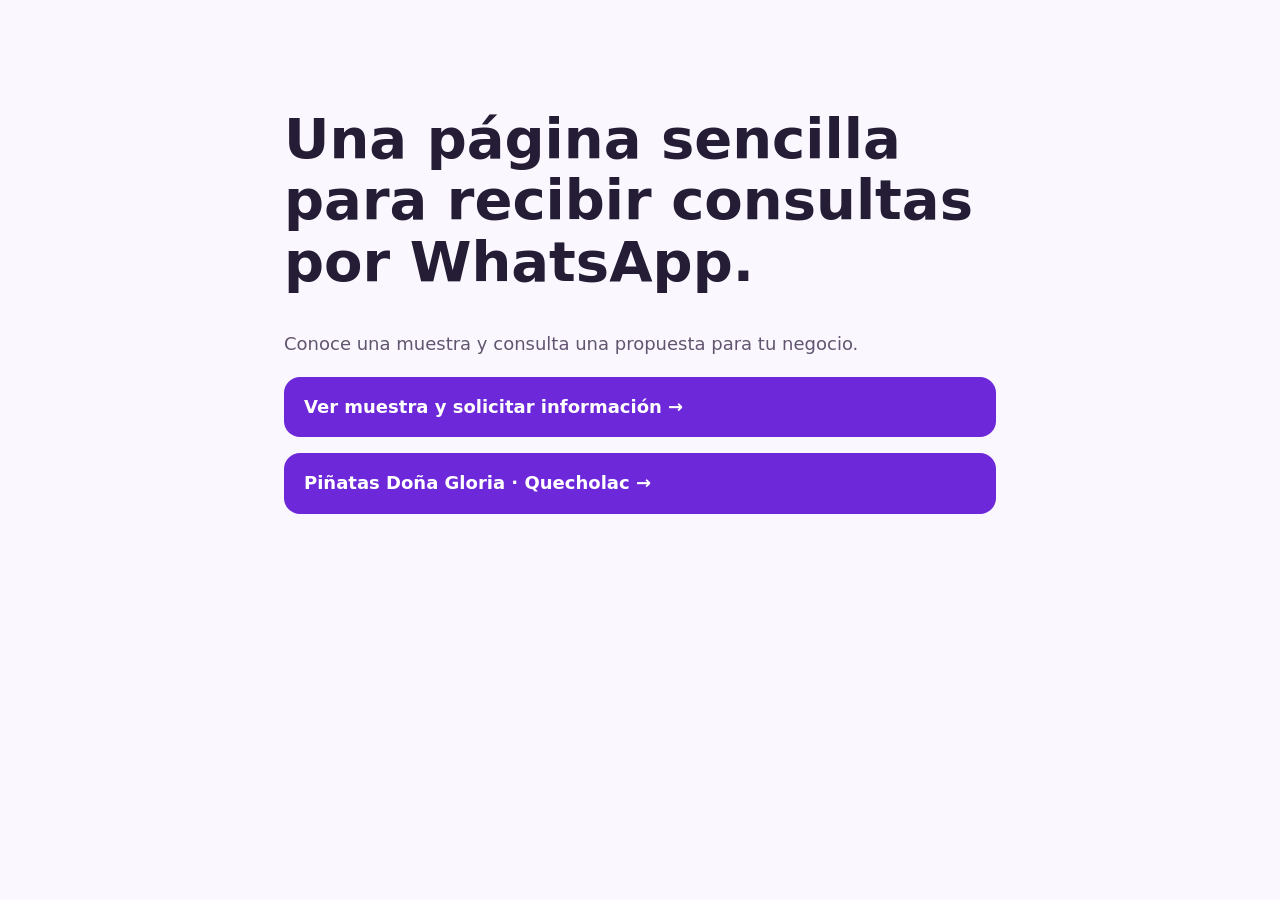
<file: index.html>
<!doctype html>
<html lang="es-MX"><head><meta charset="utf-8"><meta name="viewport" content="width=device-width,initial-scale=1"><meta name="robots" content="noindex,follow"><title>Servicios digitales para negocios</title><style>*{box-sizing:border-box}body{margin:0;background:#faf7ff;color:#251c36;font:18px/1.6 system-ui,sans-serif}main{max-width:760px;margin:auto;padding:70px 24px}h1{font-size:clamp(2.2rem,6vw,3.5rem);line-height:1.1}a{display:block;margin:16px 0;padding:16px 20px;border-radius:16px;background:#6d28d9;color:white;text-decoration:none;font-weight:700}a:focus-visible{outline:3px solid #db2777;outline-offset:4px}p{color:#62556f}</style></head><body><main><h1>Una página sencilla para recibir consultas por WhatsApp.</h1><p>Conoce una muestra y consulta una propuesta para tu negocio.</p><a href="/primer-pedido-gratis/">Ver muestra y solicitar información →</a><a href="/negocios/pinatas-personalizadas-quecholac/">Piñatas Doña Gloria · Quecholac →</a></main></body></html>
</file>
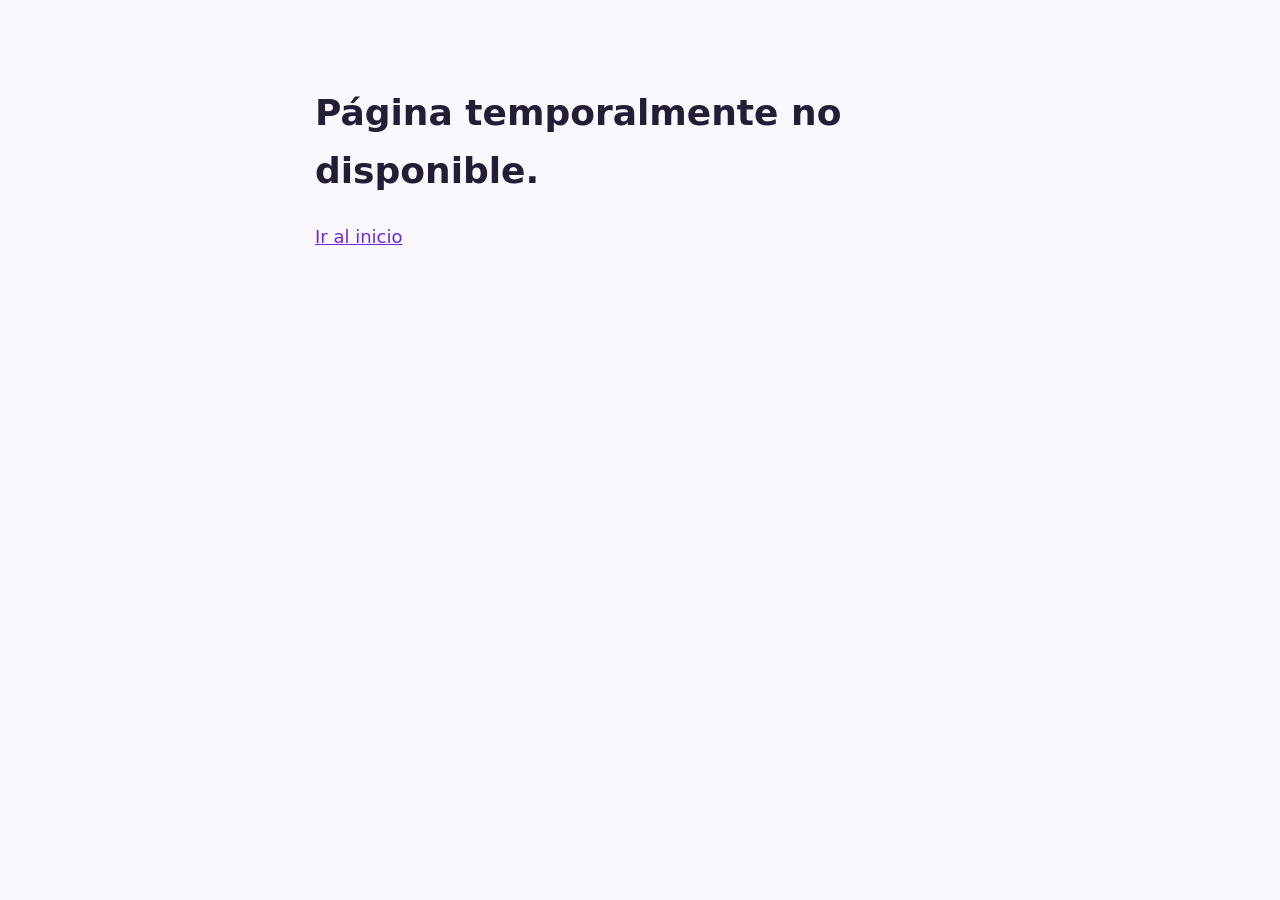
<file: historia/index.html>
<!doctype html>
<html lang="es-MX"><head><meta charset="utf-8"><meta name="viewport" content="width=device-width,initial-scale=1"><meta name="robots" content="noindex,nofollow,noarchive"><title>Página temporalmente no disponible</title><style>body{font:18px/1.6 system-ui,sans-serif;margin:0;background:#faf7ff;color:#251c36}main{max-width:650px;padding:60px 24px;margin:auto}a{color:#6d28d9}</style></head><body><main><h1>Página temporalmente no disponible.</h1><p><a href="/">Ir al inicio</a></p></main></body></html>
</file>
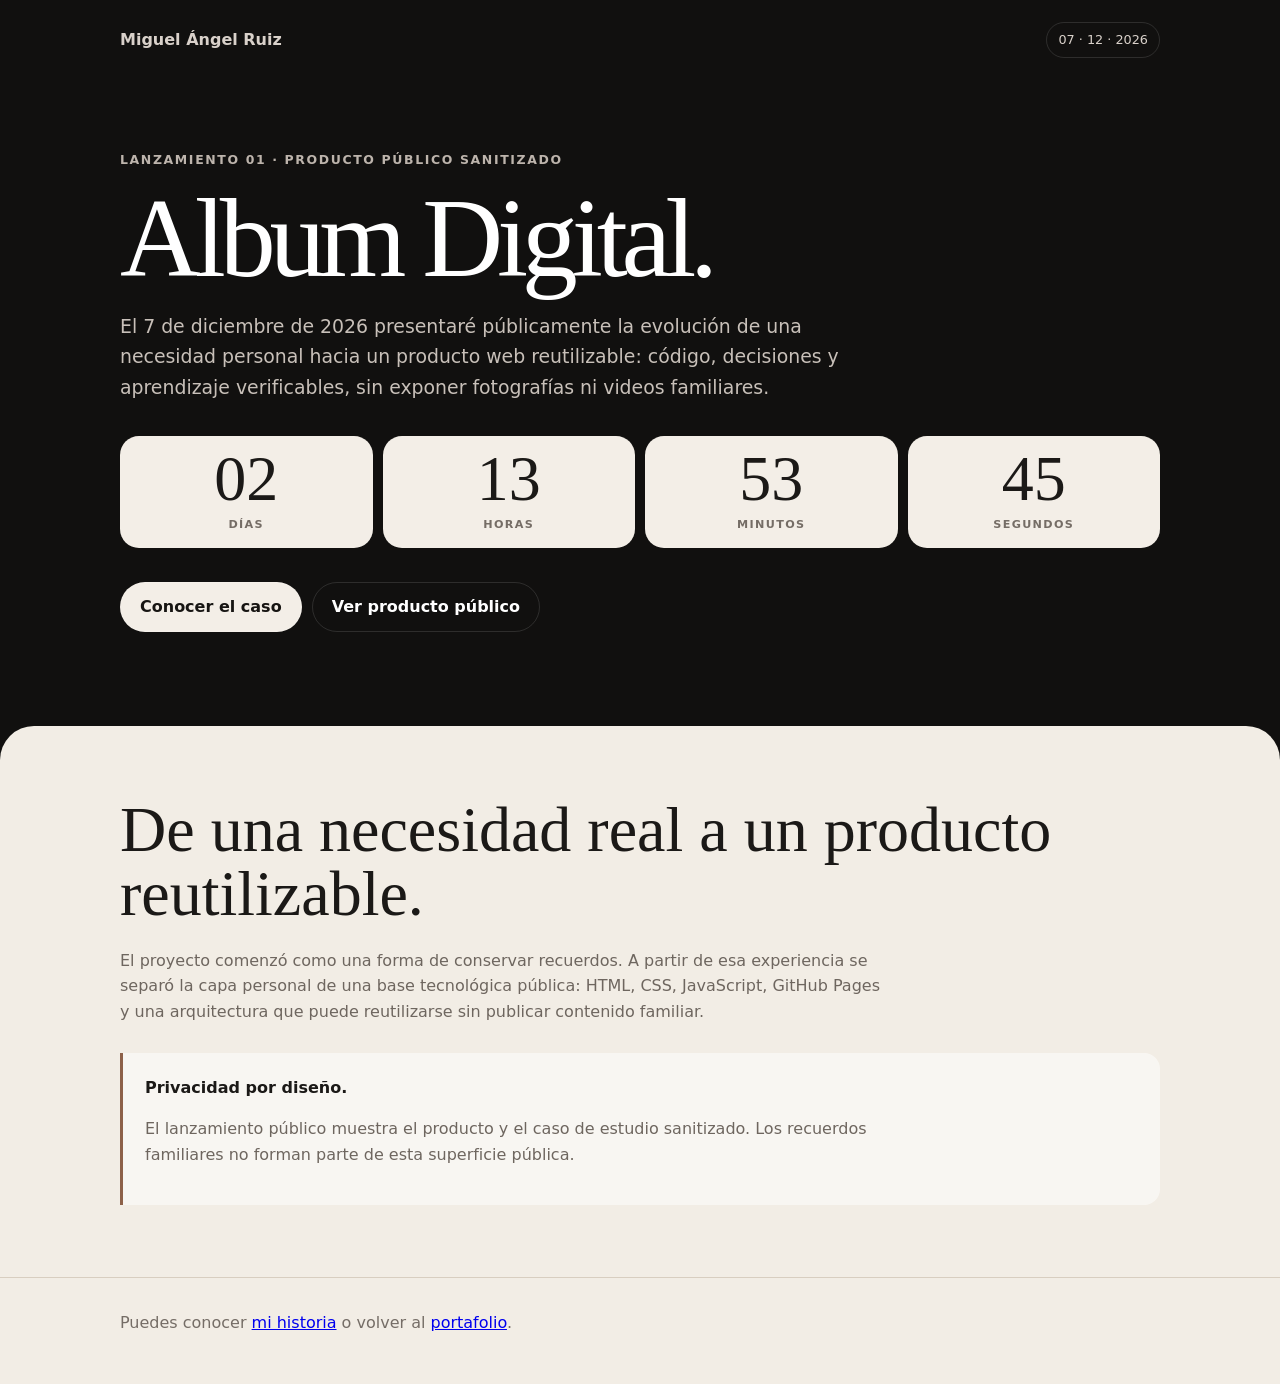
<file: lanzamiento/index.html>
<!doctype html>
<html lang="es">
<head>
<meta charset="utf-8">
<meta name="viewport" content="width=device-width,initial-scale=1,viewport-fit=cover">
<title>7 de diciembre · Album Digital | Miguel Ángel Ruiz</title>
<meta name="description" content="Cuenta regresiva al 7 de diciembre de 2026: presentación pública y sanitizada de Album Digital, un producto web nacido de una necesidad real.">
<meta name="robots" content="index,follow">
<link rel="canonical" href="https://miguelangelruizfull-ai.github.io/lanzamiento/">
<meta property="og:type" content="website">
<meta property="og:title" content="7 de diciembre · Album Digital">
<meta property="og:description" content="De una necesidad personal a un producto web reutilizable con privacidad por diseño.">
<meta property="og:url" content="https://miguelangelruizfull-ai.github.io/lanzamiento/">
<meta property="og:site_name" content="Miguel Ángel Ruiz">
<meta name="theme-color" content="#11100f">
<style>
:root{--bg:#11100f;--paper:#f2ede5;--ink:#1b1917;--muted:#bdb4ac;--line:rgba(255,255,255,.12);--max:1040px}*{box-sizing:border-box}body{margin:0;background:var(--bg);color:#fff;font:16px/1.6 system-ui,-apple-system,Segoe UI,sans-serif}.w{width:min(calc(100% - 32px),var(--max));margin:auto}.top{display:flex;justify-content:space-between;align-items:center;padding:22px 0;color:#d9d1ca}.top a{color:inherit;text-decoration:none;font-weight:800}.date{font-size:.8rem;border:1px solid var(--line);padding:7px 11px;border-radius:999px}.hero{padding:70px 0 48px}.eyebrow{font-size:.78rem;letter-spacing:.13em;text-transform:uppercase;color:var(--muted);font-weight:800}h1{font-family:Georgia,"Times New Roman",serif;font-size:clamp(3.6rem,10vw,7rem);line-height:.9;letter-spacing:-.055em;margin:18px 0 22px;font-weight:500}.lead{max-width:760px;color:#c8c0b9;font-size:1.18rem}.countdown{display:grid;grid-template-columns:repeat(4,1fr);gap:10px;margin:34px 0}.timebox{min-height:112px;border-radius:19px;background:#f3eee7;color:var(--ink);display:flex;flex-direction:column;justify-content:center;align-items:center}.timebox strong{font-family:Georgia,"Times New Roman",serif;font-size:clamp(2.4rem,6vw,4rem);line-height:.9;font-weight:500}.timebox span{font-size:.7rem;letter-spacing:.12em;text-transform:uppercase;color:#756d66;margin-top:9px;font-weight:800}.actions{display:flex;gap:10px;flex-wrap:wrap}.btn{display:inline-flex;align-items:center;justify-content:center;min-height:50px;padding:0 19px;border-radius:999px;border:1px solid var(--line);color:white;text-decoration:none;font-weight:800}.btn.primary{background:#f3eee7;color:#171513}.story-wrap{background:var(--paper);color:var(--ink);border-radius:34px 34px 0 0;margin-top:34px}.story{padding:72px 0}.story h2{font-family:Georgia,"Times New Roman",serif;font-size:clamp(2.3rem,5vw,4rem);line-height:1;margin:0 0 22px;font-weight:500}.story p{color:#6e665f;max-width:760px}.privacy{margin-top:28px;padding:22px;border-left:3px solid #8d6149;background:#fff8;border-radius:0 16px 16px 0}footer{padding:32px 0 48px;border-top:1px solid #d8cec0;color:#756d66}.status{margin-top:12px;color:#a89f97;font-size:.88rem}@media(max-width:680px){.countdown{grid-template-columns:1fr 1fr}.date{display:none}}
</style>
</head>
<body>
<header class="w top"><a href="/historia/">Miguel Ángel Ruiz</a><span class="date">07 · 12 · 2026</span></header>
<main>
<section class="hero"><div class="w">
<div class="eyebrow">Lanzamiento 01 · producto público sanitizado</div>
<h1>Album Digital.</h1>
<p class="lead">El 7 de diciembre de 2026 presentaré públicamente la evolución de una necesidad personal hacia un producto web reutilizable: código, decisiones y aprendizaje verificables, sin exponer fotografías ni videos familiares.</p>
<div class="countdown">
<div class="timebox"><strong id="days">00</strong><span>Días</span></div>
<div class="timebox"><strong id="hours">00</strong><span>Horas</span></div>
<div class="timebox"><strong id="minutes">00</strong><span>Minutos</span></div>
<div class="timebox"><strong id="seconds">00</strong><span>Segundos</span></div>
</div>
<div class="actions"><a class="btn primary" href="/casos/album-digital/">Conocer el caso</a><a class="btn" href="https://miguelangelruizfull-ai.github.io/Album_Digital/">Ver producto público</a></div>
<div class="status" id="status"></div>
</div></section>
<div class="story-wrap"><section class="story"><div class="w">
<h2>De una necesidad real a un producto reutilizable.</h2>
<p>El proyecto comenzó como una forma de conservar recuerdos. A partir de esa experiencia se separó la capa personal de una base tecnológica pública: HTML, CSS, JavaScript, GitHub Pages y una arquitectura que puede reutilizarse sin publicar contenido familiar.</p>
<div class="privacy"><strong>Privacidad por diseño.</strong><p>El lanzamiento público muestra el producto y el caso de estudio sanitizado. Los recuerdos familiares no forman parte de esta superficie pública.</p></div>
</div></section>
<footer><div class="w">Puedes conocer <a href="/historia/">mi historia</a> o volver al <a href="/">portafolio</a>.</div></footer></div>
</main>
<script>
const launchAt=new Date('2026-12-07T00:00:00-06:00').getTime();
const ids=['days','hours','minutes','seconds'].reduce((a,k)=>(a[k]=document.getElementById(k),a),{});
function pad(n){return String(n).padStart(2,'0')}
function tick(){const diff=Math.max(0,launchAt-Date.now());const d=Math.floor(diff/86400000),h=Math.floor((diff%86400000)/3600000),m=Math.floor((diff%3600000)/60000),s=Math.floor((diff%60000)/1000);ids.days.textContent=pad(d);ids.hours.textContent=pad(h);ids.minutes.textContent=pad(m);ids.seconds.textContent=pad(s);if(diff===0)document.getElementById('status').textContent='Presentación pública disponible.'}
tick();setInterval(tick,1000);
</script>
</body>
</html>
</file>
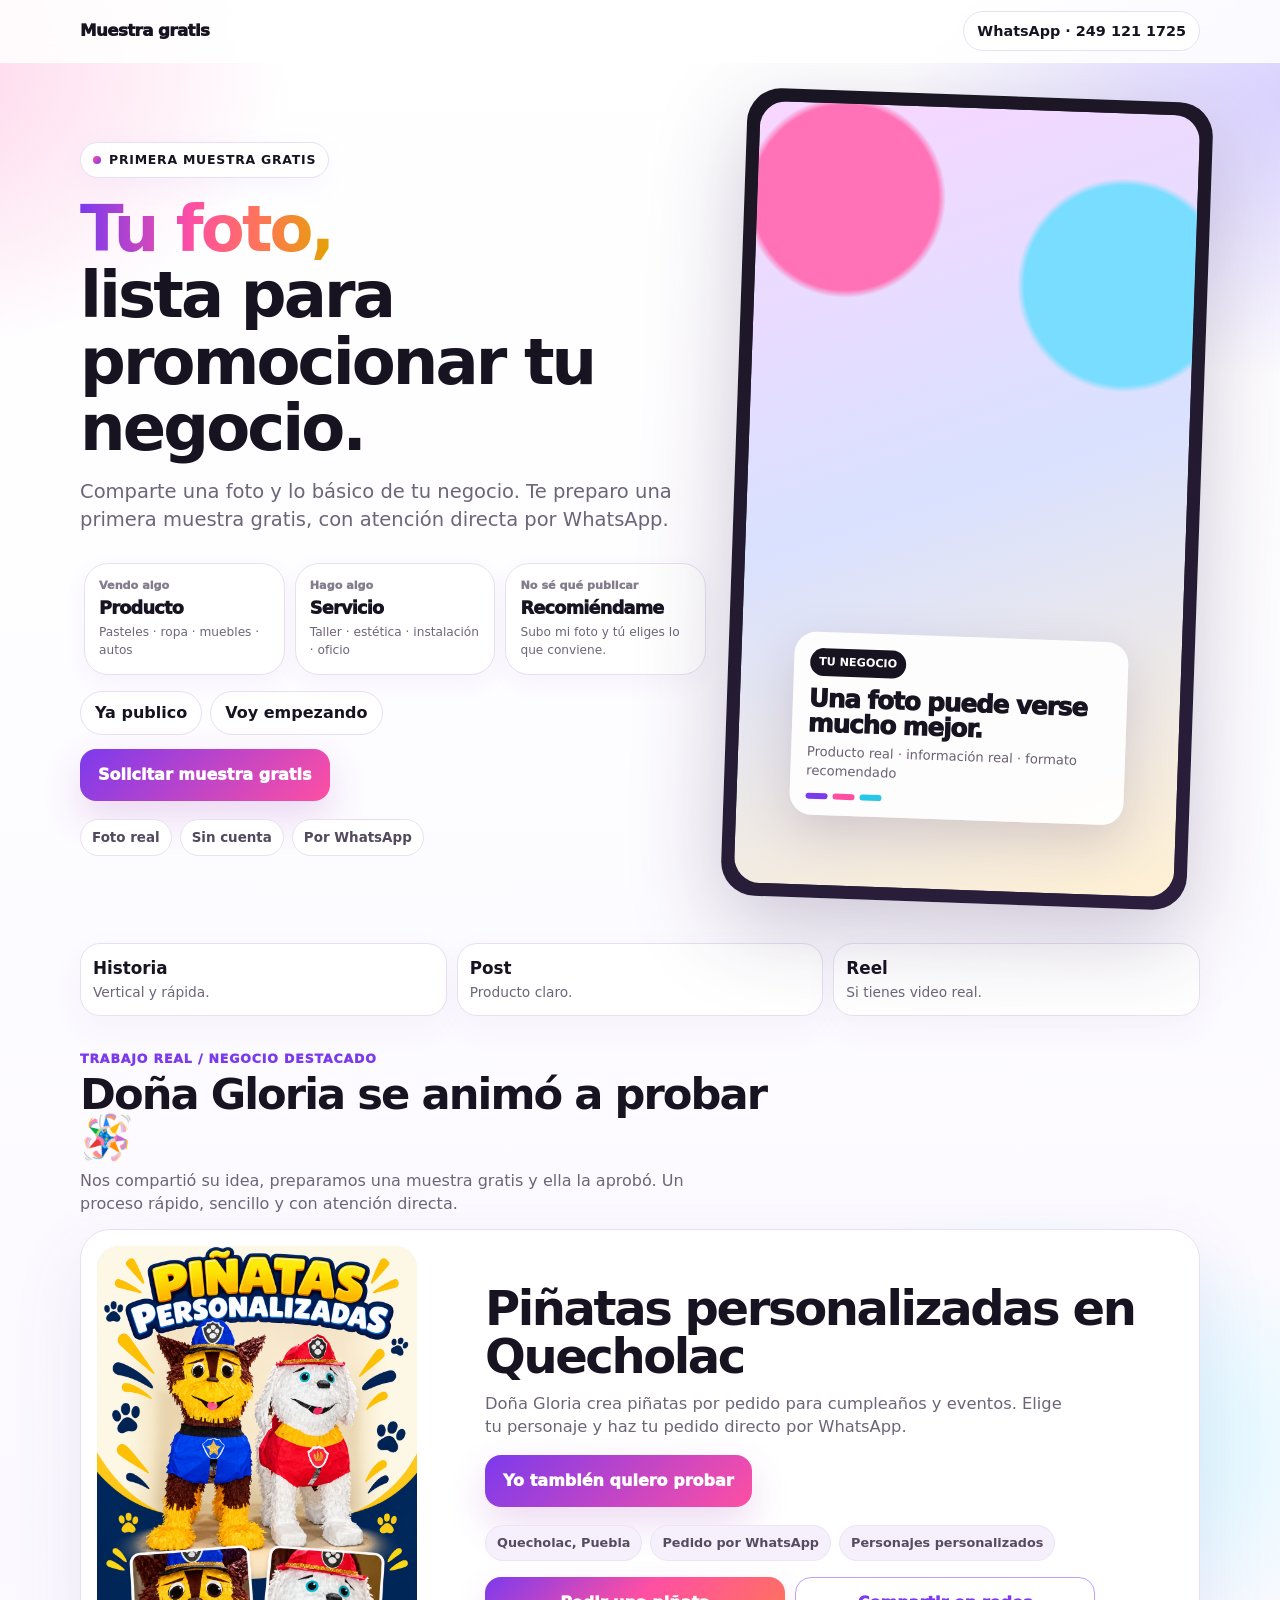
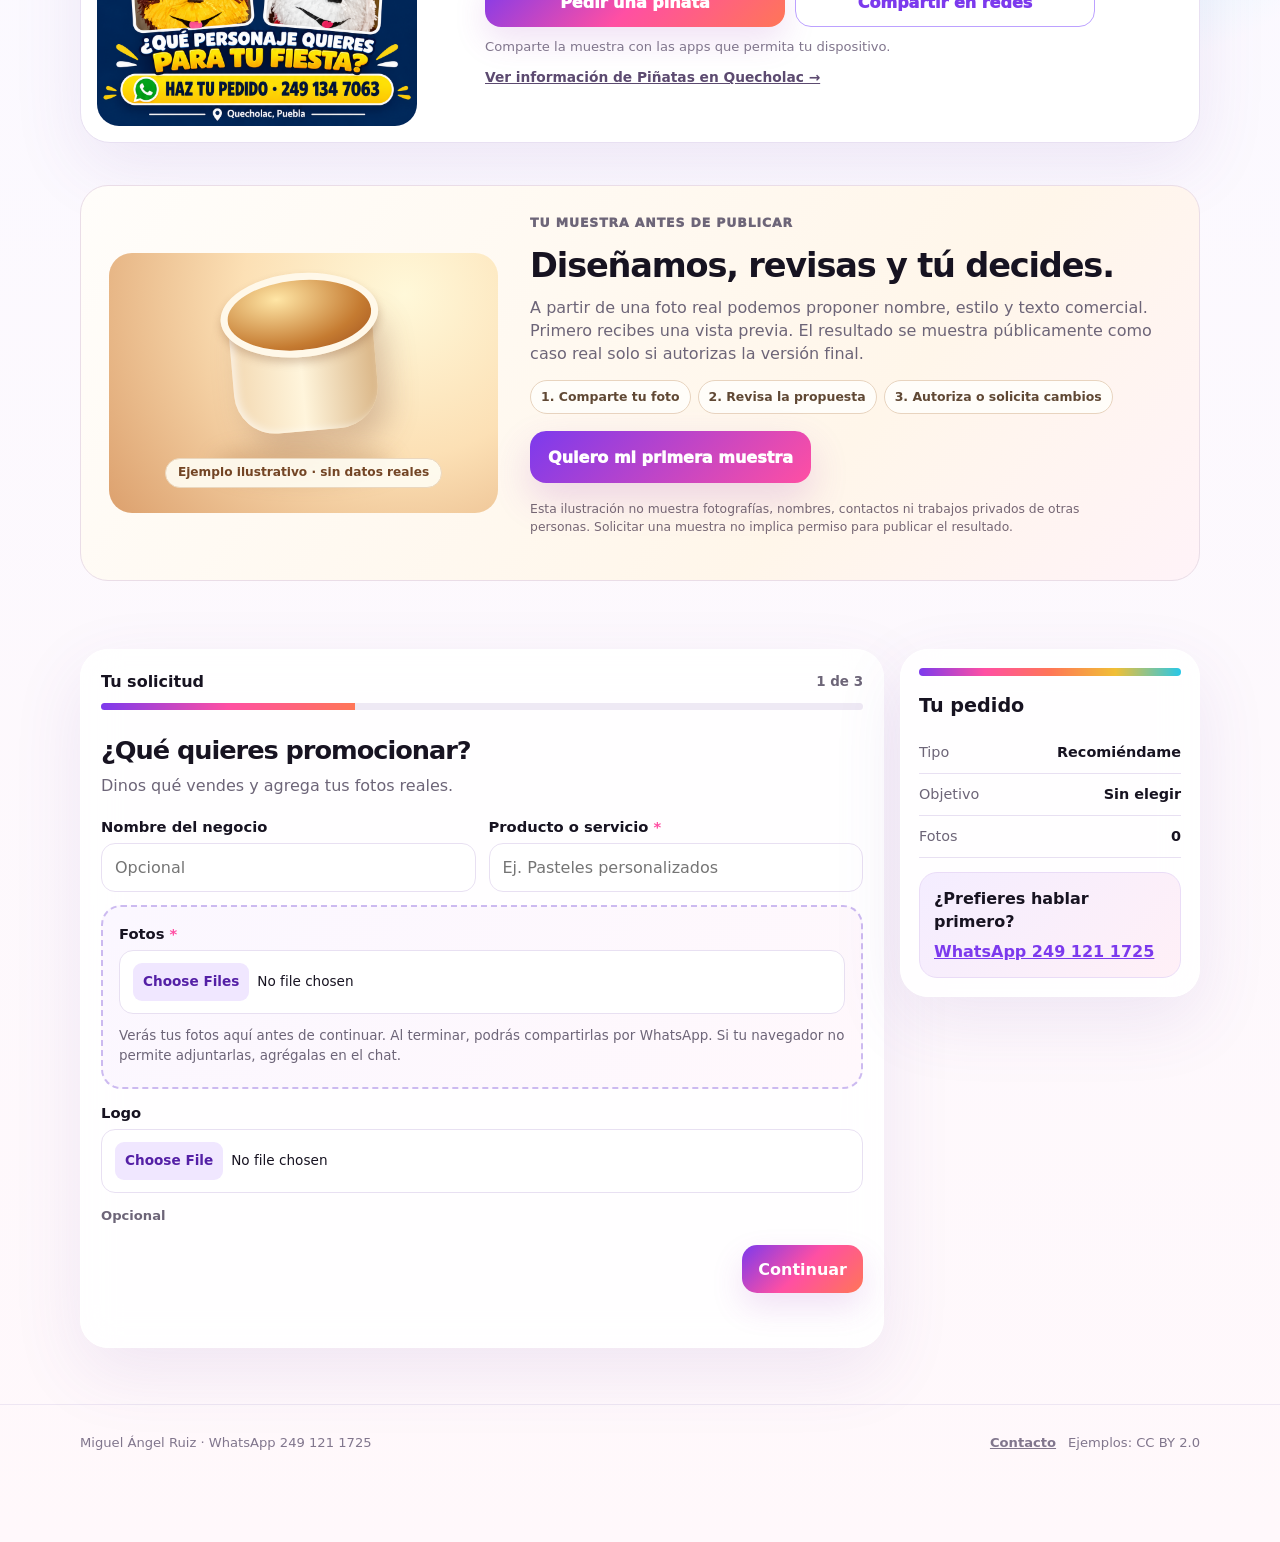
<file: primer-pedido-gratis/index.html>
<!doctype html>
<html lang="es-MX">
<head>
<meta charset="utf-8">
<meta name="viewport" content="width=device-width,initial-scale=1,viewport-fit=cover">
<title>Muestra gratis para tu negocio | Trabajos y pedidos por WhatsApp</title>
<meta name="description" content="Crea una primera muestra para tu negocio, conoce trabajos terminados y contacta directamente a negocios locales por WhatsApp.">
<meta name="robots" content="index,follow,max-image-preview:large">
<meta name="theme-color" content="#7c3aed">
<meta property="og:type" content="website">
<meta property="og:locale" content="es_MX">
<meta property="og:title" content="Tu primera muestra gratis">
<meta property="og:description" content="Una foto real. Una pieza lista para publicar.">
<style>
:root{
  --bg:#fbf9ff;--ink:#171321;--muted:#6d6578;--card:#ffffffdc;--line:#e8e0f2;
  --purple:#7c3aed;--violet:#9f67ff;--pink:#ff4fa3;--coral:#ff7657;--cyan:#27c7e8;
  --lime:#b8ef70;--ok:#159b69;--danger:#c43d5c;--shadow:0 24px 70px #6d45a51a;
  --max:1120px;--r:28px
}
*{box-sizing:border-box}
html{scroll-behavior:smooth}
body{
  margin:0;color:var(--ink);
  background:
    radial-gradient(580px 440px at -8% 2%,#ffd3e9 0,transparent 67%),
    radial-gradient(620px 440px at 102% 3%,#d8d0ff 0,transparent 65%),
    radial-gradient(560px 360px at 80% 46%,#c9f7ff 0,transparent 66%),
    linear-gradient(180deg,#fff 0,#fbf9ff 48%,#fff8fb 100%);
  font:16px/1.45 Inter,ui-sans-serif,system-ui,-apple-system,BlinkMacSystemFont,"Segoe UI",sans-serif
}
button,input,select,textarea{font:inherit}
a{color:inherit}
.wrap{width:min(calc(100% - 28px),var(--max));margin:auto}
.topbar{position:sticky;top:0;z-index:40;background:#ffffffd9;border-bottom:1px solid #ffffffcc;backdrop-filter:blur(18px)}
.topin{min-height:62px;display:flex;align-items:center;justify-content:space-between;gap:14px}
.brand{font-weight:950;letter-spacing:-.035em;font-size:1.04rem}
.contactTop{display:inline-flex;align-items:center;justify-content:center;min-height:40px;padding:9px 13px;border:1px solid var(--line);border-radius:999px;text-decoration:none;background:#fff;font-weight:850;font-size:.9rem}
.hero{padding:48px 0 28px}
.heroGrid{display:grid;grid-template-columns:minmax(0,1.15fr) minmax(280px,.85fr);gap:24px;align-items:center}
.badge{display:inline-flex;align-items:center;gap:8px;padding:8px 12px;border-radius:999px;background:#fff;border:1px solid var(--line);font-size:.78rem;font-weight:900;letter-spacing:.06em;text-transform:uppercase;box-shadow:0 8px 30px #7c3aed0c}
.badgeDot{width:8px;height:8px;border-radius:50%;background:linear-gradient(135deg,var(--pink),var(--purple))}
h1{font-size:clamp(3rem,7vw,6.1rem);line-height:.92;letter-spacing:-.065em;margin:18px 0 16px;max-width:800px}
.rainbowText{background:linear-gradient(90deg,var(--purple),var(--pink) 45%,var(--coral) 72%,#e3a300);-webkit-background-clip:text;background-clip:text;color:transparent}
.lead{max-width:660px;color:var(--muted);font-size:clamp(1.02rem,2vw,1.22rem);margin:0}
.trustRow{display:flex;gap:8px;flex-wrap:wrap;margin-top:18px}
.chip{padding:8px 11px;border-radius:999px;background:#fff;border:1px solid var(--line);font-weight:800;font-size:.84rem;color:#52495e}
.storyChooser{margin-top:24px}
.choiceRail{display:grid;grid-template-columns:repeat(3,minmax(0,1fr));gap:10px}
.choiceCard{position:relative;min-height:245px;border:0;border-radius:24px;overflow:hidden;padding:0;cursor:pointer;text-align:left;background:#26202e;box-shadow:var(--shadow);isolation:isolate}
.choiceCard img{position:absolute;inset:0;width:100%;height:100%;object-fit:cover;transition:transform .35s ease}
.choiceCard:after{content:"";position:absolute;inset:0;background:linear-gradient(180deg,transparent 28%,#17132110 45%,#171321e8 100%);z-index:1}
.choiceCard.recommend{background:
  radial-gradient(circle at 78% 18%,#ffd564 0 8%,transparent 9%),
  radial-gradient(circle at 22% 24%,#55e8ff 0 11%,transparent 12%),
  radial-gradient(circle at 72% 72%,#ff6aac 0 15%,transparent 16%),
  linear-gradient(135deg,#7c3aed,#3d2d91)}
.choiceCard.recommend:after{background:linear-gradient(180deg,#ffffff08,#171321b5)}
.choiceCard.selected{outline:4px solid #fff;box-shadow:0 0 0 4px var(--purple),var(--shadow)}
.choiceContent{position:absolute;z-index:2;left:16px;right:16px;bottom:15px;color:#fff}
.choiceKicker{display:block;font-size:.7rem;font-weight:950;letter-spacing:.08em;text-transform:uppercase;opacity:.84}
.choiceTitle{display:block;font-size:1.55rem;font-weight:950;line-height:1;margin-top:4px;letter-spacing:-.04em}
.choiceSub{display:block;font-size:.82rem;margin-top:6px;color:#f6effa}
.stageRow{display:flex;gap:8px;flex-wrap:wrap;margin-top:12px}
.stageBtn{min-height:44px;padding:9px 14px;border-radius:999px;border:1px solid var(--line);background:#fff;color:var(--ink);font-weight:850;cursor:pointer}
.stageBtn.selected{background:linear-gradient(135deg,var(--purple),var(--pink));color:#fff;border-color:transparent}
.heroAction{display:inline-flex;margin-top:14px;min-height:52px;align-items:center;justify-content:center;padding:13px 18px;border-radius:16px;text-decoration:none;font-weight:950;background:linear-gradient(135deg,var(--purple),var(--pink));color:#fff;box-shadow:0 16px 38px #9f3dba30}
.phoneMock{background:linear-gradient(160deg,#1a1522,#2b1f3d);border-radius:34px;padding:13px;box-shadow:0 28px 90px #3c245640;transform:rotate(2deg)}
.phoneScreen{position:relative;overflow:hidden;aspect-ratio:9/16;border-radius:26px;background:
  radial-gradient(circle at 20% 12%,#ff72b7 0 12%,transparent 13%),
  radial-gradient(circle at 84% 22%,#79ddff 0 14%,transparent 15%),
  linear-gradient(160deg,#f8d6ff,#d9e1ff 48%,#fff0d3)}
.mockCard{position:absolute;left:12%;right:12%;bottom:9%;background:#ffffffeb;border-radius:22px;padding:16px;box-shadow:0 18px 50px #3b25562b}
.mockPill{display:inline-block;padding:6px 9px;border-radius:999px;background:#171321;color:#fff;font-size:.7rem;font-weight:900}
.mockTitle{font-size:1.55rem;line-height:1.02;font-weight:950;letter-spacing:-.045em;margin:10px 0 6px}
.mockText{font-size:.82rem;color:#6b6073}
.mockDots{display:flex;gap:5px;margin-top:12px}.mockDots span{width:22px;height:6px;border-radius:99px}.mockDots span:nth-child(1){background:var(--purple)}.mockDots span:nth-child(2){background:var(--pink)}.mockDots span:nth-child(3){background:var(--cyan)}
.formats{padding:34px 0}
.formatGrid{display:grid;grid-template-columns:repeat(3,1fr);gap:10px}
.formatCard{background:#fff;border:1px solid var(--line);border-radius:20px;padding:16px;box-shadow:0 12px 34px #6d45a50c}
.formatCard strong{display:block;font-size:1.05rem}.formatCard span{display:block;color:var(--muted);font-size:.86rem;margin-top:3px}
.order{padding:34px 0 56px}
.orderShell{display:grid;grid-template-columns:minmax(0,1fr) 300px;gap:16px;align-items:start}
.formCard,.summaryCard{background:var(--card);border:1px solid #ffffff;border-radius:var(--r);box-shadow:var(--shadow);backdrop-filter:blur(18px)}
.formCard{padding:20px}
.summaryCard{padding:18px;position:sticky;top:80px}
.summaryColor{height:8px;border-radius:999px;background:linear-gradient(90deg,var(--purple),var(--pink),var(--coral),#f0bf36,var(--cyan));margin-bottom:16px}
.summaryCard h3{margin:0 0 12px;font-size:1.2rem}
.summaryLine{display:flex;justify-content:space-between;gap:14px;padding:10px 0;border-bottom:1px solid var(--line);font-size:.9rem}.summaryLine span{color:var(--muted)}.summaryLine b{text-align:right}
.progressHead{display:flex;align-items:center;justify-content:space-between;gap:10px;margin-bottom:10px}
.progressHead strong{font-size:1rem}.progressText{font-size:.84rem;color:var(--muted);font-weight:800}
.bar{height:7px;background:#eee9f4;border-radius:99px;overflow:hidden;margin-bottom:22px}.bar span{display:block;height:100%;width:33.333%;background:linear-gradient(90deg,var(--purple),var(--pink),var(--coral));transition:width .25s ease}
.stepPane{display:none}.stepPane.active{display:block}
.stepTitle{font-size:1.6rem;letter-spacing:-.04em;margin:0 0 5px}.stepCopy{margin:0 0 18px;color:var(--muted)}
.formGrid{display:grid;grid-template-columns:1fr 1fr;gap:13px}.field{display:grid;gap:6px}.field.full{grid-column:1/-1}
label{font-weight:850;font-size:.92rem}
input,select,textarea{width:100%;min-height:48px;border:1px solid var(--line);border-radius:14px;background:#fff;color:var(--ink);padding:12px 13px;outline:none}
textarea{min-height:78px;resize:vertical}
.goalGrid{display:grid;grid-template-columns:repeat(2,minmax(0,1fr));gap:9px}
.goalBtn{min-height:52px;border:1px solid var(--line);border-radius:15px;background:#fff;color:var(--ink);padding:11px 12px;font-weight:900;text-align:left;cursor:pointer}
.goalBtn.selected{border-color:transparent;color:#fff;background:linear-gradient(135deg,var(--purple),var(--pink),var(--coral));box-shadow:0 10px 26px #9f3dba22}
.shareHint{margin-top:12px;padding:11px 12px;border-radius:14px;background:#f3edff;border:1px solid #e1d3fb;color:#594d67;font-size:.86rem}
.logoState{margin-top:7px;color:var(--muted);font-size:.82rem;font-weight:750}
input:focus,select:focus,textarea:focus,button:focus-visible,a:focus-visible{outline:3px solid #bfa6ff;outline-offset:2px;border-color:#9f67ff}
.req{color:var(--pink)}
.uploadBox{border:2px dashed #ccbaf0;border-radius:20px;padding:16px;background:linear-gradient(135deg,#fbf7ff,#fff8fc)}
.uploadBox input{background:#fff}
.thumbGrid{display:grid;grid-template-columns:repeat(4,minmax(0,1fr));gap:8px;margin-top:10px}.thumb{aspect-ratio:1;border-radius:13px;overflow:hidden;position:relative;background:#eee}.thumb img{width:100%;height:100%;object-fit:cover}.thumb span{position:absolute;left:5px;right:5px;bottom:5px;padding:4px 6px;background:#171321c9;color:#fff;border-radius:8px;font-size:.66rem;white-space:nowrap;overflow:hidden;text-overflow:ellipsis}
.fileNote{margin-top:12px;padding:12px 13px;border-radius:15px;background:#fff4d8;border:1px solid #f4d586;color:#684e13;font-size:.9rem}
.consent{display:flex;gap:9px;align-items:flex-start;margin-top:12px}.consent input{width:auto;min-height:auto;margin-top:4px}.consent label{font-weight:650;color:#5d5566}
.actions{display:flex;justify-content:space-between;gap:10px;flex-wrap:wrap;margin-top:20px}.actionsRight{display:flex;gap:10px;margin-left:auto}
.btn{min-height:48px;border-radius:15px;border:1px solid var(--line);padding:11px 16px;font-weight:900;cursor:pointer;background:#fff;color:var(--ink)}
.btn.primary{border:0;color:#fff;background:linear-gradient(135deg,var(--purple),var(--pink),var(--coral));box-shadow:0 14px 32px #9f3dba26}
.btn.ghost{background:#fff}
.status{min-height:22px;margin:12px 0 0;color:var(--muted);font-size:.88rem}.status.ok{color:var(--ok);font-weight:800}.status.error{color:var(--danger);font-weight:800}
.contactCard{margin-top:14px;padding:14px;border-radius:18px;background:linear-gradient(135deg,#f4edff,#fff0f7);border:1px solid #eadcf7}.contactCard strong{display:block}.contactCard a{display:inline-block;margin-top:7px;font-weight:900;color:var(--purple)}
.modal{position:fixed;inset:0;z-index:100;background:#21152e99;backdrop-filter:blur(9px);display:grid;place-items:end center;padding:14px}.modal.hidden{display:none}.modalCard{width:min(100%,520px);background:#fff;border-radius:28px;padding:20px;box-shadow:0 28px 90px #2e1e3f55}.modalCard h3{font-size:1.65rem;letter-spacing:-.04em;margin:0 0 7px}.modalCard p{color:var(--muted);margin:0 0 16px}.modalActions{display:grid;gap:9px}
.success{display:none;text-align:center;padding:34px 16px}.success.show{display:block}.successMark{width:76px;height:76px;border-radius:50%;margin:0 auto 18px;display:grid;place-items:center;background:linear-gradient(135deg,var(--lime),var(--cyan));font-size:2rem;font-weight:950}.success h3{font-size:2rem;letter-spacing:-.045em;margin:0 0 8px}.success p{color:var(--muted);max-width:520px;margin:0 auto 18px}
footer{padding:28px 0 90px;color:#81768d;font-size:.82rem;border-top:1px solid #eee6f3}.footerIn{display:flex;justify-content:space-between;gap:14px;flex-wrap:wrap}.footerLinks{display:flex;gap:12px;flex-wrap:wrap}.footerLinks a{font-weight:800}
.mobileCta{display:none}.hidden{display:none!important}
@media(hover:hover) and (pointer:fine){.choiceCard:hover img{transform:scale(1.04)}.heroAction:hover,.btn.primary:hover{filter:saturate(1.12)}}
@media(max-width:860px){.heroGrid,.orderShell{grid-template-columns:1fr}.phoneMock{max-width:360px;margin:auto;transform:none}.summaryCard{position:static}.formatGrid{grid-template-columns:1fr 1fr 1fr}}
@media(max-width:640px){
  .wrap{width:min(calc(100% - 20px),var(--max))}.topin{min-height:56px}.contactTop{font-size:.8rem;padding:8px 10px}
  .hero{padding:32px 0 22px}h1{font-size:clamp(2.8rem,14vw,4.4rem)}
  .heroGrid{gap:20px}.phoneMock{display:none}
  .choiceRail{display:flex;overflow-x:auto;scroll-snap-type:x mandatory;padding:3px 3px 9px}.choiceCard{flex:0 0 82%;min-height:320px;scroll-snap-align:center}
  .formatGrid,.formGrid{grid-template-columns:1fr}.field.full{grid-column:auto}.formats{padding:24px 0}.order{padding-top:24px}
  .actions{flex-direction:column}.actionsRight{width:100%;margin-left:0}.actions .btn,.actionsRight .btn{width:100%}.thumbGrid{grid-template-columns:repeat(3,1fr)}
  .summaryCard{display:none}.formCard{padding:14px;border-radius:22px}
  .formGrid{gap:10px}input,select,textarea{min-height:46px;padding:10px 12px}textarea{min-height:76px}.goalGrid{grid-template-columns:1fr 1fr}.goalBtn{min-height:50px;padding:10px}
  .mobileCta{position:fixed;display:flex;z-index:55;left:10px;right:10px;bottom:max(10px,env(safe-area-inset-bottom));padding:7px;border-radius:18px;background:#ffffffea;border:1px solid #fff;box-shadow:0 18px 48px #5e3e7b30;backdrop-filter:blur(16px);transition:.2s}.mobileCta .heroAction{width:100%;margin:0}.mobileCta.hide{transform:translateY(130%);opacity:0;pointer-events:none}
}
@media(prefers-reduced-motion:reduce){*{scroll-behavior:auto!important;transition:none!important}}

/* RESULTADOS_SOCIAL_V2 */
.resultsShowcase{padding:22px 0 38px}
.resultsIntro{display:flex;align-items:end;justify-content:space-between;gap:18px;margin-bottom:14px}
.resultsIntroText{max-width:720px}
.resultsKicker{margin:0 0 5px;color:var(--purple);font-weight:950;font-size:.78rem;letter-spacing:.07em;text-transform:uppercase}
.resultsTitle{margin:0;font-size:clamp(1.7rem,4vw,2.7rem);line-height:1;letter-spacing:-.045em}
.resultsLead{margin:9px 0 0;color:var(--muted);max-width:620px}
.resultCard{display:grid;grid-template-columns:minmax(220px,360px) minmax(0,1fr);gap:24px;align-items:center;background:#fff;border:1px solid var(--line);border-radius:30px;padding:16px;box-shadow:var(--shadow)}
.resultMedia{overflow:hidden;border-radius:22px;background:#f5f0fb;aspect-ratio:2/3}
.resultMedia img{display:block;width:100%;height:100%;object-fit:contain;image-rendering:auto}
.resultCopy{padding:10px 14px 10px 4px}
.resultCopy h3{font-size:clamp(1.75rem,4vw,3rem);line-height:1;letter-spacing:-.05em;margin:0 0 12px}
.resultCopy p{color:var(--muted);max-width:590px;margin:0 0 16px;font-size:1.02rem}
.resultMeta{display:flex;gap:8px;flex-wrap:wrap;margin-bottom:16px}
.resultMeta span{padding:8px 11px;border-radius:999px;background:#f5f0fb;border:1px solid #ece4f7;font-size:.8rem;font-weight:850;color:#564c61}
.resultActions{display:grid;grid-template-columns:1fr 1fr;gap:10px;max-width:610px}
.resultBtn{min-height:50px;border-radius:16px;padding:12px 16px;display:inline-flex;align-items:center;justify-content:center;text-align:center;font-weight:950;text-decoration:none;border:1px solid var(--line);cursor:pointer}
.resultBtn.primary{color:#fff;border:0;background:linear-gradient(135deg,var(--purple),var(--pink),var(--coral));box-shadow:0 14px 32px #9f3dba26}
.resultBtn.secondary{background:#fff;color:var(--purple);border-color:#bca1ff}
.resultShareHelp{margin:10px 0 0!important;font-size:.82rem!important;color:#81768d!important}
.resultDetailLink{display:inline-flex;margin-top:12px;font-size:.86rem;font-weight:900;color:#5c4a70}
@media(max-width:640px){
  .resultsShowcase{padding:18px 0 28px}.resultsIntro{align-items:start}.resultsLead{font-size:.94rem}
  .resultCard{grid-template-columns:1fr;gap:10px;padding:12px;border-radius:24px}
  .resultMedia{width:100%;max-width:540px;margin:auto;border-radius:19px}
  .resultCopy{padding:10px 5px 5px}
  .resultCopy h3{font-size:1.8rem}.resultCopy p{font-size:.98rem}
  .resultActions{grid-template-columns:1fr}.resultBtn{width:100%;min-height:52px}
}


/* Recorrido compacto y caso real aprobado */
h1{font-size:clamp(2.5rem,5vw,4.25rem);line-height:1.04;letter-spacing:-.045em}
.hero{padding-top:32px}
.choiceRail{display:grid;grid-template-columns:repeat(3,minmax(0,1fr));gap:10px;overflow:visible;padding:4px}
.choiceCard,.choiceCard.recommend{min-height:112px;background:#fff;border:1px solid var(--line);box-shadow:0 8px 24px #6d45a50c}
.choiceCard img,.choiceCard:after{display:none}
.choiceContent{position:static;display:block;padding:14px;color:var(--ink)}
.choiceKicker{color:var(--muted);letter-spacing:0;text-transform:none}
.choiceTitle{font-size:1.1rem;line-height:1.15;overflow-wrap:anywhere}
.choiceSub{color:var(--muted);font-size:.76rem}
.choiceCard.selected{outline:2px solid var(--purple);box-shadow:none;background:#f5efff}
.formatGrid{grid-template-columns:repeat(3,minmax(0,1fr))}
.formats{padding:12px 0}
.formatCard{padding:12px}
.trialAction{margin:0 0 18px}
.resultMedia{max-height:480px}
.uploadHelp{font-size:.84rem;color:var(--muted);margin:6px 0}
input[type=file]{font-size:.85rem;overflow:hidden}
input[type=file]::file-selector-button{border:0;border-radius:9px;padding:9px 10px;background:#f0e7ff;color:#5420a6;font:inherit;font-weight:800;margin-right:8px;cursor:pointer}
@media(max-width:640px){
 .hero{padding:24px 0 18px}h1{font-size:clamp(2.2rem,9vw,3rem)}
 .lead{font-size:1rem}.choiceCard{flex:initial;min-height:110px}
 .choiceContent{padding:12px 8px}.choiceTitle{font-size:.98rem}
 .choiceKicker{font-size:.65rem}.choiceSub{display:none}
 .heroAction{width:100%}.formatCard strong{font-size:.92rem}.formatCard span{font-size:.76rem}
 .resultCard{grid-template-columns:minmax(90px,30%) minmax(0,1fr);align-items:start}
 .resultMedia{aspect-ratio:2/3;max-height:230px}
 .resultCopy{padding:0}.resultCopy h3{font-size:1.3rem;line-height:1.12}
 .resultCopy p{font-size:.9rem}.resultMeta{gap:5px}.resultMeta span{padding:5px 7px;font-size:.7rem}
 .resultActions{grid-template-columns:1fr}.resultBtn{font-size:.88rem;padding:10px;min-height:44px}
 .trialAction{font-size:.88rem;min-height:44px;padding:10px}
 .resultShareHelp{display:none}.resultsTitle{font-size:1.7rem;line-height:1.1}
}
@media(max-width:360px){.resultCard{grid-template-columns:1fr}.resultMedia{max-width:150px}}

/* FLUJO_MUESTRAS_EN_REVISION_V1: sin material de pedidos privados */
.processPreview{padding:4px 0 34px}
.processGrid{display:grid;grid-template-columns:minmax(190px,.85fr) minmax(0,1.4fr);gap:clamp(18px,3vw,32px);align-items:center;border-radius:28px;border:1px solid #eadde7;background:linear-gradient(130deg,#fffdfa,#fff6ea 68%,#fff3f8);padding:clamp(15px,3vw,28px)}
.processArt{min-height:260px;border-radius:23px;overflow:hidden;display:flex;flex-direction:column;align-items:center;justify-content:center;position:relative;background:radial-gradient(circle at 76% 16%,#fff8d9,#fce0b5 44%,#dca06d);isolation:isolate}
.processArt::before{content:"";width:180px;height:36px;border-radius:50%;background:#8e522c38;position:absolute;bottom:32px;filter:blur(10px)}
.processCup{width:144px;height:125px;background:linear-gradient(90deg,#f3d9b3,#fff5dc 48%,#dab687);border-radius:18px 18px 41px 41px;box-shadow:inset 4px 0 8px #ffffffa9,10px 16px 30px #7e4a3847;position:relative;transform:rotate(-5deg);margin-top:28px}
.processCup::before{content:"";position:absolute;left:-7px;right:-7px;top:-33px;height:70px;background:radial-gradient(ellipse at 35% 25%,#ffe6a6,#c57b31 65%,#9f511e);border:7px solid #fff8e9;border-radius:50%;box-shadow:0 5px 9px #6c381641}
.processArtLabel{margin-top:27px;z-index:1;background:#fffdf3e8;color:#734525;border:1px solid #ead7be;padding:5px 12px;border-radius:99px;font-size:.76rem;font-weight:850}
.processContent h2{font-size:clamp(1.6rem,3vw,2.1rem);line-height:1.12;letter-spacing:-.035em;margin:0 0 11px}
.processContent p{color:var(--muted);margin:0 0 15px}
.processSteps{display:flex;flex-wrap:wrap;gap:7px;margin:0 0 17px;padding:0;list-style:none}
.processSteps li{font-size:.78rem;font-weight:850;padding:7px 10px;border-radius:999px;border:1px solid #e8d4bf;background:#fffdf9;color:#604834}
.processLegal{font-size:.77rem!important;color:#756674!important;max-width:570px}
@media(max-width:640px){.processPreview{padding:3px 0 24px}.processGrid{grid-template-columns:1fr;padding:13px}.processArt{min-height:215px}.processContent{padding:0 6px 6px}.processContent h2{font-size:1.65rem}}

</style>
<link rel="canonical" href="https://miguelangelruizfull-ai.github.io/primer-pedido-gratis/">
<script type="application/ld+json">
{
  "@context":"https://schema.org",
  "@type":"Service",
  "@id":"https://miguelangelruizfull-ai.github.io/negocios/pinatas-personalizadas-quecholac/#service",
  "name":"Piñatas personalizadas en Quecholac",
  "serviceType":"Piñatas personalizadas por pedido",
  "description":"Piñatas personalizadas por pedido para cumpleaños y eventos en Quecholac, Puebla.",
  "areaServed":{"@type":"Place","name":"Quecholac, Puebla, México"},
  "provider":{"@type":"Person","name":"Gloria Ramirez","telephone":"+52 249 134 7063"},
  "url":"https://miguelangelruizfull-ai.github.io/negocios/pinatas-personalizadas-quecholac/"
}
</script>
</head>
<body>
<div class="topbar">
  <div class="wrap topin">
    <div class="brand">Muestra gratis</div>
    <a class="contactTop" href="https://wa.me/522491211725" target="_blank" rel="noopener">WhatsApp · 249 121 1725</a>
  </div>
</div>

<main>
<header class="hero">
  <div class="wrap heroGrid">
    <div>
      <div class="badge"><span class="badgeDot"></span><span id="channelBadge">Primera muestra gratis</span></div>
      <h1><span class="rainbowText">Tu foto,</span><br>lista para promocionar tu negocio.</h1>
      <p class="lead">Comparte una foto y lo básico de tu negocio. Te preparo una primera muestra gratis, con atención directa por WhatsApp.</p>

      <div class="storyChooser">
        <div class="choiceRail">
          <button class="choiceCard" type="button" data-mode="Producto">
            <img loading="lazy" src="https://upload.wikimedia.org/wikipedia/commons/c/c2/Tartine_bakery_opera_cake_in_2007.jpg" alt="Ejemplo de producto: pastel">
            <span class="choiceContent"><span class="choiceKicker">Vendo algo</span><span class="choiceTitle">Producto</span><span class="choiceSub">Pasteles · ropa · muebles · autos</span></span>
          </button>
          <button class="choiceCard" type="button" data-mode="Servicio">
            <img loading="lazy" src="https://upload.wikimedia.org/wikipedia/commons/8/83/Barber_shop_haircutting_session_%2851210342653%29.jpg" alt="Ejemplo de servicio: barbería">
            <span class="choiceContent"><span class="choiceKicker">Hago algo</span><span class="choiceTitle">Servicio</span><span class="choiceSub">Taller · estética · instalación · oficio</span></span>
          </button>
          <button class="choiceCard recommend" type="button" data-mode="Recomiéndame">
            <span class="choiceContent"><span class="choiceKicker">No sé qué publicar</span><span class="choiceTitle">Recomiéndame</span><span class="choiceSub">Subo mi foto y tú eliges lo que conviene.</span></span>
          </button>
        </div>
        <div class="stageRow">
          <button class="stageBtn" type="button" data-stage="Ya publico">Ya publico</button>
          <button class="stageBtn" type="button" data-stage="Voy empezando">Voy empezando</button>
        </div>
        <a class="heroAction" id="primaryCta" href="#pedido">Solicitar muestra gratis</a>
      </div>

      <div class="trustRow">
        <span class="chip">Foto real</span><span class="chip">Sin cuenta</span><span class="chip">Por WhatsApp</span>
      </div>
    </div>

    <aside class="phoneMock" aria-label="Ejemplo visual de una pieza para redes">
      <div class="phoneScreen">
        <div class="mockCard">
          <span class="mockPill">TU NEGOCIO</span>
          <div class="mockTitle">Una foto puede verse mucho mejor.</div>
          <div class="mockText">Producto real · información real · formato recomendado</div>
          <div class="mockDots"><span></span><span></span><span></span></div>
        </div>
      </div>
    </aside>
  </div>
</header>

<section class="formats">
  <div class="wrap">
    <div class="formatGrid">
      <div class="formatCard"><strong>Historia</strong><span>Vertical y rápida.</span></div>
      <div class="formatCard"><strong>Post</strong><span>Producto claro.</span></div>
      <div class="formatCard"><strong>Reel</strong><span>Si tienes video real.</span></div>
    </div>
  </div>
</section>



<section class="resultsShowcase" id="trabajos" aria-labelledby="trabajos-title">
  <div class="wrap">
    <div class="resultsIntro">
      <div class="resultsIntroText">
        <p class="resultsKicker">Trabajo real / negocio destacado</p>
        <h2 class="resultsTitle" id="trabajos-title">Doña Gloria se animó a probar 🪅</h2>
        <p class="resultsLead">Nos compartió su idea, preparamos una muestra gratis y ella la aprobó. Un proceso rápido, sencillo y con atención directa.</p>
      </div>
    </div>

    <article class="resultCard" data-result="PRB-20261005-0114-NMY3">
      <div class="resultMedia">
        <img id="pinatasResultImage" width="1024" height="1536" loading="lazy" src="https://miguelangelruizfull-ai.github.io/assets/dona-gloria-pinatas-20261005-0425.png" alt="Piñatas personalizadas por pedido en Quecholac, Puebla">
      </div>
      <div class="resultCopy">
        <h3>Piñatas personalizadas en Quecholac</h3>
        <p>Doña Gloria crea piñatas por pedido para cumpleaños y eventos. Elige tu personaje y haz tu pedido directo por WhatsApp.</p>
        <a class="heroAction trialAction" href="#pedido">Yo también quiero probar</a>
        <div class="resultMeta" aria-label="Datos del negocio">
          <span>Quecholac, Puebla</span>
          <span>Pedido por WhatsApp</span>
          <span>Personajes personalizados</span>
        </div>
        <div class="resultActions">
          <a class="resultBtn primary" href="https://wa.me/522491347063?text=Hola%20Do%C3%B1a%20Gloria%2C%20vi%20sus%20pi%C3%B1atas%20personalizadas%20en%20la%20p%C3%A1gina%20y%20quiero%20hacer%20un%20pedido." target="_blank" rel="noopener">Pedir una piñata</a>
          <button class="resultBtn secondary" id="sharePinatasResult" type="button">Compartir en redes</button>
        </div>
        <p class="resultShareHelp">Comparte la muestra con las apps que permita tu dispositivo.</p>
        <a class="resultDetailLink" href="https://miguelangelruizfull-ai.github.io/negocios/pinatas-personalizadas-quecholac/">Ver información de Piñatas en Quecholac →</a>
      </div>
    </article>
  </div>
</section>


<!-- MUESTRAS_EN_REVISION_V1: explicación genérica; sin exponer pedidos privados -->
<section class="processPreview" aria-labelledby="process-preview-title">
  <div class="wrap">
    <div class="processGrid">
      <div class="processArt" role="img" aria-label="Ilustración conceptual de postre casero, no fotografía ni trabajo de un cliente">
        <div class="processCup" aria-hidden="true"></div>
        <span class="processArtLabel">Ejemplo ilustrativo · sin datos reales</span>
      </div>
      <div class="processContent">
        <p class="resultsKicker">Tu muestra antes de publicar</p>
        <h2 id="process-preview-title">Diseñamos, revisas y tú decides.</h2>
        <p>A partir de una foto real podemos proponer nombre, estilo y texto comercial. Primero recibes una vista previa. El resultado se muestra públicamente como caso real solo si autorizas la versión final.</p>
        <ol class="processSteps" aria-label="Etapas de la muestra">
          <li>1. Comparte tu foto</li>
          <li>2. Revisa la propuesta</li>
          <li>3. Autoriza o solicita cambios</li>
        </ol>
        <a class="heroAction trialAction" href="#pedido">Quiero mi primera muestra</a>
        <p class="processLegal">Esta ilustración no muestra fotografías, nombres, contactos ni trabajos privados de otras personas. Solicitar una muestra no implica permiso para publicar el resultado.</p>
      </div>
    </div>
  </div>
</section>

<section class="order" id="pedido">
  <div class="wrap orderShell">
    <form class="formCard" id="orderForm" novalidate>
      <div id="formFlow">
        <div class="progressHead"><strong id="progressTitle">Tu solicitud</strong><span class="progressText" id="progressText">1 de 3</span></div>
        <div class="bar"><span id="progressBar"></span></div>

        <div class="stepPane active" data-step="1">
          <h2 class="stepTitle">¿Qué quieres promocionar?</h2>
          <p class="stepCopy">Dinos qué vendes y agrega tus fotos reales.</p>
          <div class="formGrid">
            <div class="field"><label for="brand">Nombre del negocio</label><input id="brand" autocomplete="organization" placeholder="Opcional"></div>
            <div class="field"><label for="product">Producto o servicio <span class="req">*</span></label><input id="product" required placeholder="Ej. Pasteles personalizados"></div>
            <input id="piece" type="hidden" value="Recomiéndame el formato">
            <div class="field full uploadBox">
              <label for="images">Fotos <span class="req">*</span></label>
              <input id="images" type="file" accept="image/*" multiple required aria-describedby="photoHelp">
              <p class="uploadHelp" id="photoHelp">Verás tus fotos aquí antes de continuar. Al terminar, podrás compartirlas por WhatsApp. Si tu navegador no permite adjuntarlas, agrégalas en el chat.</p>
              <div class="thumbGrid hidden" id="imagePreview"></div>
            </div>
            <div class="field full">
              <label for="logo">Logo</label>
              <input id="logo" type="file" accept="image/*,.svg,.pdf">
              <div class="logoState" id="logoState">Opcional</div>
            </div>
          </div>
        </div>

        <div class="stepPane" data-step="2">
          <h2 class="stepTitle">¿Cómo te contactan?</h2>
          <p class="stepCopy">Solo lo necesario para que la propuesta sea útil.</p>
          <div class="formGrid">
            <div class="field full"><label for="contact">Tu WhatsApp <span class="req">*</span></label><input id="contact" inputmode="tel" autocomplete="tel" required placeholder="Ej. 249 123 4567"></div>
            <div class="field full"><label for="location">Ubicación del negocio</label><input id="location" autocomplete="address-level2" placeholder="Ciudad, localidad o pega tu enlace de Maps"></div>
            <div class="field full"><label for="confirmed">Cuéntame sobre tu producto o servicio</label><textarea id="confirmed" placeholder="Ej. Pasteles personalizados, tamaños, sabores, precios desde..."></textarea></div>
          </div>
        </div>

        <div class="stepPane" data-step="3">
          <h2 class="stepTitle">¿Qué quieres lograr?</h2>
          <p class="stepCopy">Elige una opción. Si no sabes, te recomendamos la mejor.</p>
          <div class="goalGrid" role="group" aria-label="Objetivo del pedido">
            <button class="goalBtn" type="button" data-goal="Vender más">Vender más</button>
            <button class="goalBtn" type="button" data-goal="Conseguir pedidos">Conseguir pedidos</button>
            <button class="goalBtn" type="button" data-goal="Dar a conocer mi negocio">Dar a conocer mi negocio</button>
            <button class="goalBtn" type="button" data-goal="Recomiéndame">Recomiéndame</button>
          </div>
          <input id="notes" type="hidden" value="">
          <div class="shareHint"><strong>Fotos + logo:</strong> al enviar, el teléfono intentará compartir el pedido y los archivos juntos. En Android, elige WhatsApp cuando aparezcan las opciones para compartir.</div>
          <div class="consent"><input id="consent" type="checkbox" required><label for="consent">Acepto enviar esta información y las imágenes para preparar mi muestra.</label></div>
        </div>

        <div class="actions">
          <button class="btn ghost hidden" id="back" type="button">Atrás</button>
          <div class="actionsRight">
            <button class="btn primary" id="next" type="button">Continuar</button>
            <button class="btn primary hidden" id="send" type="submit">Enviar mi pedido por WhatsApp</button>
          </div>
        </div>
        <p class="status" id="status" aria-live="polite"></p>
      </div>

      <div class="success" id="success">
        <div class="successMark">✓</div>
        <h3>Pedido compartido.</h3>
        <p>Confirma que enviaste el mensaje y los archivos al WhatsApp del servicio. Compartir no confirma su recepción.</p>
        <a class="heroAction" href="https://wa.me/522491211725" target="_blank" rel="noopener">Abrir WhatsApp</a>
      </div>
    </form>

    <aside class="summaryCard">
      <div class="summaryColor"></div>
      <h3>Tu pedido</h3>
      <div class="summaryLine"><span>Tipo</span><b id="summaryType">Recomiéndame</b></div>
      <div class="summaryLine"><span>Objetivo</span><b id="summaryGoal">Sin elegir</b></div>
      <div class="summaryLine"><span>Fotos</span><b id="summaryPhotos">0</b></div>
      <div class="contactCard"><strong>¿Prefieres hablar primero?</strong><a href="https://wa.me/522491211725" target="_blank" rel="noopener">WhatsApp 249 121 1725</a></div>
    </aside>
  </div>
</section>
</main>

<div class="mobileCta" id="mobileCta"><a class="heroAction" href="#pedido">Solicitar muestra gratis</a></div>

<footer>
  <div class="wrap footerIn">
    <div>Miguel Ángel Ruiz · WhatsApp 249 121 1725</div>
    <div class="footerLinks">
      <a href="https://wa.me/522491211725" target="_blank" rel="noopener">Contacto</a>
      <span>Ejemplos: CC BY 2.0</span>
    </div>
  </div>
</footer>

<script>
const WA_NUMBER="522491211725";
const $=id=>document.getElementById(id);
const params=new URLSearchParams(location.search);
const source=(params.get("src")||"directo").replace(/[^a-zA-Z0-9_-]/g,"").slice(0,30);
let currentOrderId="";
let currentStep=1;
let previewUrls=[];
let businessMode="Recomiéndame";
let publishingStage="No indicado";
let selectedGoal="";

function val(id){const el=$(id);return el&&typeof el.value==="string"?el.value.trim():"";}
function orderId(){
  if(currentOrderId) return currentOrderId;
  const d=new Date(),p=n=>String(n).padStart(2,"0");
  currentOrderId="MUESTRA-"+d.getFullYear()+p(d.getMonth()+1)+p(d.getDate())+"-"+p(d.getHours())+p(d.getMinutes())+"-"+Math.random().toString(36).slice(2,6).toUpperCase();
  return currentOrderId;
}
function files(){
  return {
    photos:[...($("images").files||[])],
    logos:[...($("logo").files||[])]
  };
}
function allShareFiles(){
  const f=files();
  return [...f.photos,...f.logos];
}
function buildMessage(){
  const f=files();
  return [
    "*NUEVO PEDIDO — MUESTRA GRATIS*",
    "Pedido: "+orderId(),
    "",
    "*Producto / servicio:* "+(val("product")||"No indicado"),
    val("brand")?"*Negocio:* "+val("brand"):null,
    "*Tipo:* "+businessMode,
    "*Objetivo:* "+(selectedGoal||"Recomiéndame"),
    val("contact")?"*WhatsApp:* "+val("contact"):null,
    val("location")?"*Ubicación:* "+val("location"):null,
    val("confirmed")?"*Cuéntame:* "+val("confirmed"):null,
    "",
    f.photos.length+" foto"+(f.photos.length===1?"":"s")+" seleccionada"+(f.photos.length===1?"":"s")+(f.logos.length?" + logo":"")
  ].filter(Boolean).join("\n");
}
function updateSummary(){
  $("summaryType").textContent=businessMode;
  $("summaryGoal").textContent=selectedGoal||"Sin elegir";
  $("summaryPhotos").textContent=files().photos.length;
}
function setStatus(text,type=""){
  $("status").className="status"+(type?" "+type:"");
  $("status").textContent=text;
}
function validateStep(step){
  const missing=[];
  if(step===1){
    if(!val("product")) missing.push("producto o servicio");
    if(!files().photos.length) missing.push("al menos una foto");
  }
  if(step===2 && !val("contact")) missing.push("tu WhatsApp");
  if(step===3){
    if(!selectedGoal) missing.push("qué quieres lograr");
    if(!$("consent").checked) missing.push("aceptar el envío");
  }
  if(missing.length){
    setStatus("Falta: "+missing.join(", ")+".","error");
    return false;
  }
  setStatus("");
  return true;
}
function showStep(step){
  currentStep=step;
  document.querySelectorAll(".stepPane").forEach(el=>el.classList.toggle("active",Number(el.dataset.step)===step));
  $("back").classList.toggle("hidden",step===1);
  $("next").classList.toggle("hidden",step===3);
  $("send").classList.toggle("hidden",step!==3);
  const titles=["","1 · Qué quieres promocionar","2 · Tu contacto","3 · Tu objetivo"];
  $("progressTitle").textContent="Tu solicitud";
  $("progressText").textContent=step+" de 3";
  $("progressBar").style.width=(step/3*100)+"%";
  setStatus("");
  document.querySelector(".formCard").scrollIntoView({behavior:"smooth",block:"start"});
}
function renderImages(){
  previewUrls.forEach(URL.revokeObjectURL);
  previewUrls=[];
  const grid=$("imagePreview"),photos=files().photos;
  grid.innerHTML="";
  grid.classList.toggle("hidden",!photos.length);
  photos.slice(0,8).forEach(file=>{
    const url=URL.createObjectURL(file);
    previewUrls.push(url);
    const cell=document.createElement("div");
    cell.className="thumb";
    const img=document.createElement("img");
    img.src=url;
    img.alt="Vista previa de "+file.name;
    const name=document.createElement("span");
    name.textContent=file.name;
    cell.append(img,name);
    grid.appendChild(cell);
  });
  updateSummary();
}
function renderLogo(){
  const logo=files().logos[0];
  $("logoState").textContent=logo?"Logo seleccionado: "+logo.name:"Opcional";
}
function chooseGoal(btn){
  document.querySelectorAll(".goalBtn").forEach(x=>x.classList.remove("selected"));
  btn.classList.add("selected");
  selectedGoal=btn.dataset.goal||"";
  $("notes").value=selectedGoal;
  updateSummary();
  setStatus("");
}
function chooseMode(btn){
  document.querySelectorAll(".choiceCard").forEach(x=>x.classList.remove("selected"));
  btn.classList.add("selected");
  businessMode=btn.dataset.mode||"Recomiéndame";
  updateSummary();
}
function chooseStage(btn){
  document.querySelectorAll(".stageBtn").forEach(x=>x.classList.remove("selected"));
  btn.classList.add("selected");
  publishingStage=btn.dataset.stage||"No indicado";
}
function markSuccess(){
  $("formFlow").classList.add("hidden");
  $("success").classList.add("show");
  document.querySelector("#pedido").scrollIntoView({behavior:"smooth",block:"center"});
}
function openWhatsappFallback(reason=""){
  const url="https://wa.me/"+WA_NUMBER+"?text="+encodeURIComponent(buildMessage());
  window.open(url,"_blank","noopener,noreferrer");
  setStatus((reason?reason+" ":"")+"WhatsApp se abrió con el pedido. Adjunta las fotos que ves arriba antes de enviarlo.","error");
}
async function shareOrder(){
  const shareFiles=allShareFiles();
  const data={title:"Pedido — "+(val("brand")||val("product")||"Muestra gratis"),text:buildMessage(),files:shareFiles};
  if(navigator.share){
    try{
      if(!navigator.canShare || navigator.canShare({files:shareFiles})){
        setStatus("Preparando tu pedido con fotos y logo…","ok");
        await navigator.share(data);
        markSuccess();
        return;
      }
    }catch(err){
      if(err && err.name==="AbortError"){
        setStatus("Envío cancelado. Puedes intentarlo de nuevo.");
        return;
      }
      openWhatsappFallback("El teléfono no permitió adjuntar los archivos automáticamente.");
      return;
    }
  }
  openWhatsappFallback("Este navegador no admite compartir archivos directamente.");
}
function keepActiveFieldVisible(el){
  if(window.innerWidth>700) return;
  setTimeout(()=>el.scrollIntoView({behavior:"smooth",block:"center"}),260);
}

$("next").addEventListener("click",()=>{if(validateStep(currentStep))showStep(Math.min(3,currentStep+1));});
$("back").addEventListener("click",()=>showStep(Math.max(1,currentStep-1)));
$("orderForm").addEventListener("submit",async e=>{e.preventDefault();if(validateStep(3))await shareOrder();});
$("images").addEventListener("change",renderImages);
$("logo").addEventListener("change",renderLogo);
document.querySelectorAll(".goalBtn").forEach(btn=>btn.addEventListener("click",()=>chooseGoal(btn)));
document.querySelectorAll(".choiceCard").forEach(btn=>btn.addEventListener("click",()=>chooseMode(btn)));
document.querySelectorAll(".stageBtn").forEach(btn=>btn.addEventListener("click",()=>chooseStage(btn)));

document.querySelectorAll("#orderForm input:not([type=hidden]):not([type=file]):not([type=checkbox]),#orderForm textarea,#orderForm select").forEach(el=>{
  el.addEventListener("focus",()=>keepActiveFieldVisible(el));
});
if(window.visualViewport){
  window.visualViewport.addEventListener("resize",()=>{
    const el=document.activeElement;
    if(el && $("orderForm").contains(el) && /INPUT|TEXTAREA|SELECT/.test(el.tagName)) keepActiveFieldVisible(el);
  });
}


/* RESULTADOS_SOCIAL_V2 */
async function sharePinatasResult(){
  const title="Piñatas personalizadas en Quecholac";
  const text="Piñatas personalizadas por pedido en Quecholac, Puebla. Contacto directo con Doña Gloria.";
  const url="https://miguelangelruizfull-ai.github.io/negocios/pinatas-personalizadas-quecholac/";
  const image=document.getElementById("pinatasResultImage");
  try{
    if(navigator.share){
      const data={title,text,url};
      try{
        const res=await fetch(image.src);
        const blob=await res.blob();
        const ext=(blob.type||"image/webp").includes("png")?"png":(blob.type||"").includes("jpeg")?"jpg":"webp";
        const file=new File([blob],"pinatas-personalizadas-quecholac."+ext,{type:blob.type||"image/webp"});
        if(!navigator.canShare || navigator.canShare({files:[file]})) data.files=[file];
      }catch(_){}
      await navigator.share(data);
      return;
    }
    await navigator.clipboard.writeText(url);
    alert("Enlace copiado. Ya puedes compartirlo.");
  }catch(err){
    if(err && err.name==="AbortError") return;
    window.open("https://wa.me/?text="+encodeURIComponent(text+" "+url),"_blank","noopener,noreferrer");
  }
}
const sharePinatasBtn=document.getElementById("sharePinatasResult");
if(sharePinatasBtn) sharePinatasBtn.addEventListener("click",sharePinatasResult);

const channelNames={facebook:"Desde Facebook",instagram:"Desde Instagram",whatsapp:"Desde WhatsApp",maps:"Negocio local",presencial:"Prueba presencial",directo:"Primera muestra gratis"};
$("channelBadge").textContent=channelNames[source]||"Primera muestra gratis";

const formObserver=new IntersectionObserver(entries=>{
  entries.forEach(entry=>$("mobileCta").classList.toggle("hide",entry.isIntersecting));
},{threshold:0});
formObserver.observe($("orderForm"));
updateSummary();
renderLogo();
</script>
</body>
</html>
</file>
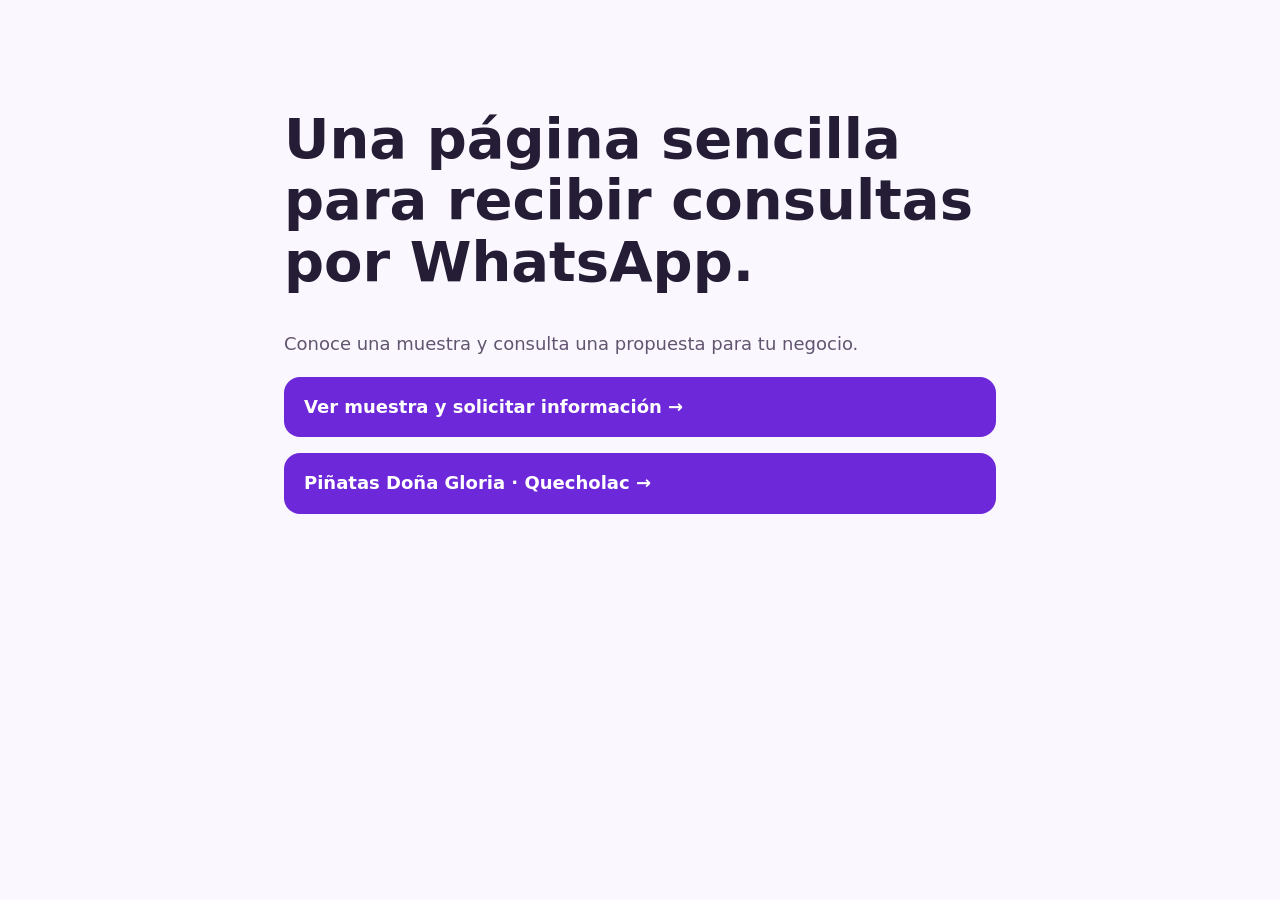
<file: root-console/index.html>
<!doctype html><html lang="es"><head><meta charset="utf-8"><meta name="robots" content="noindex,nofollow"><meta http-equiv="refresh" content="0;url=/"><title>Portafolio</title></head><body><p>Esta ruta fue retirada. <a href="/">Volver al portafolio</a>.</p></body></html>
</file>
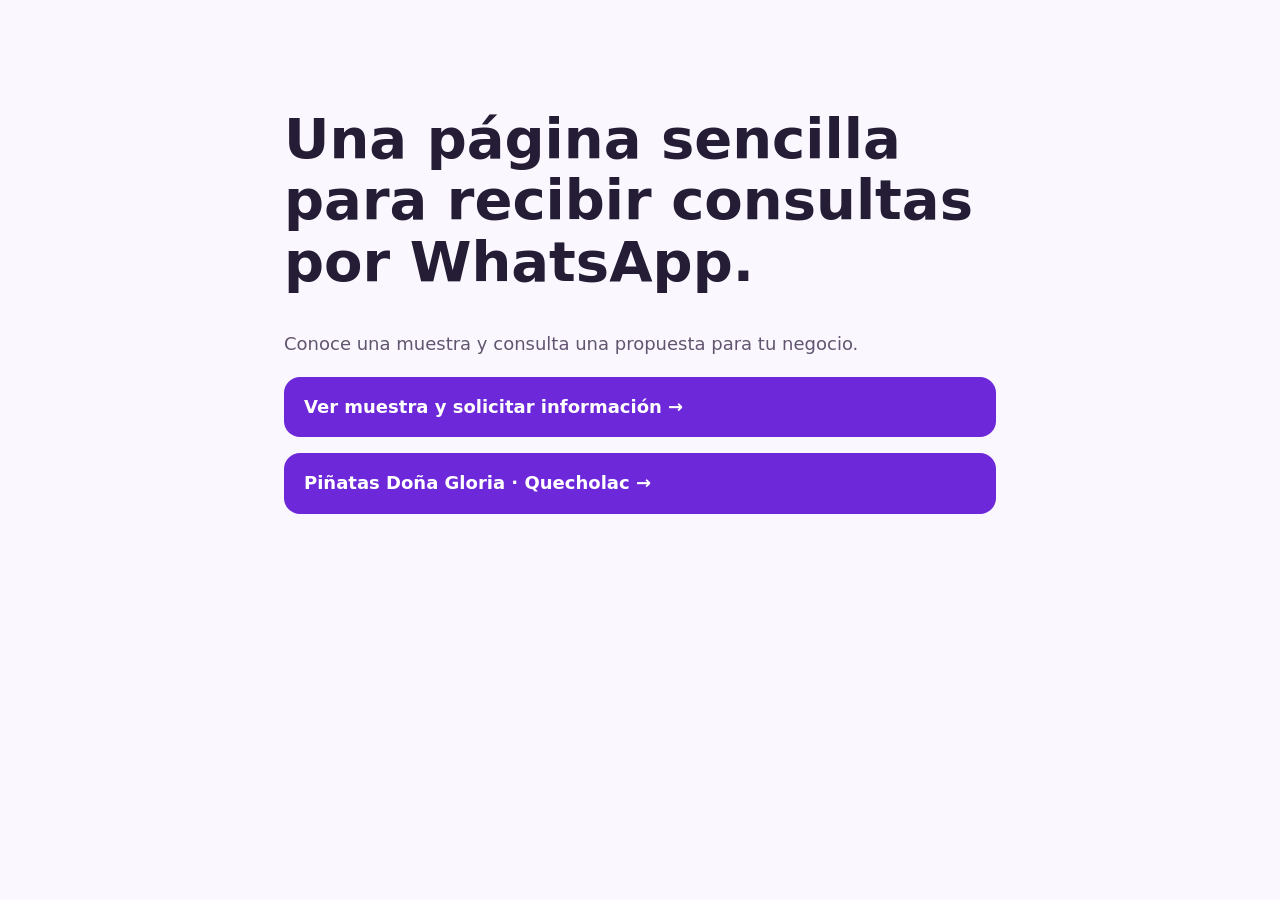
<file: root/index.html>
<!doctype html><html lang="es"><head><meta charset="utf-8"><meta name="robots" content="noindex,nofollow"><meta http-equiv="refresh" content="0;url=/"><link rel="canonical" href="https://miguelangelruizfull-ai.github.io/"><title>Portafolio</title></head><body><p>Esta ruta fue retirada. <a href="/">Volver al portafolio</a>.</p></body></html>
</file>
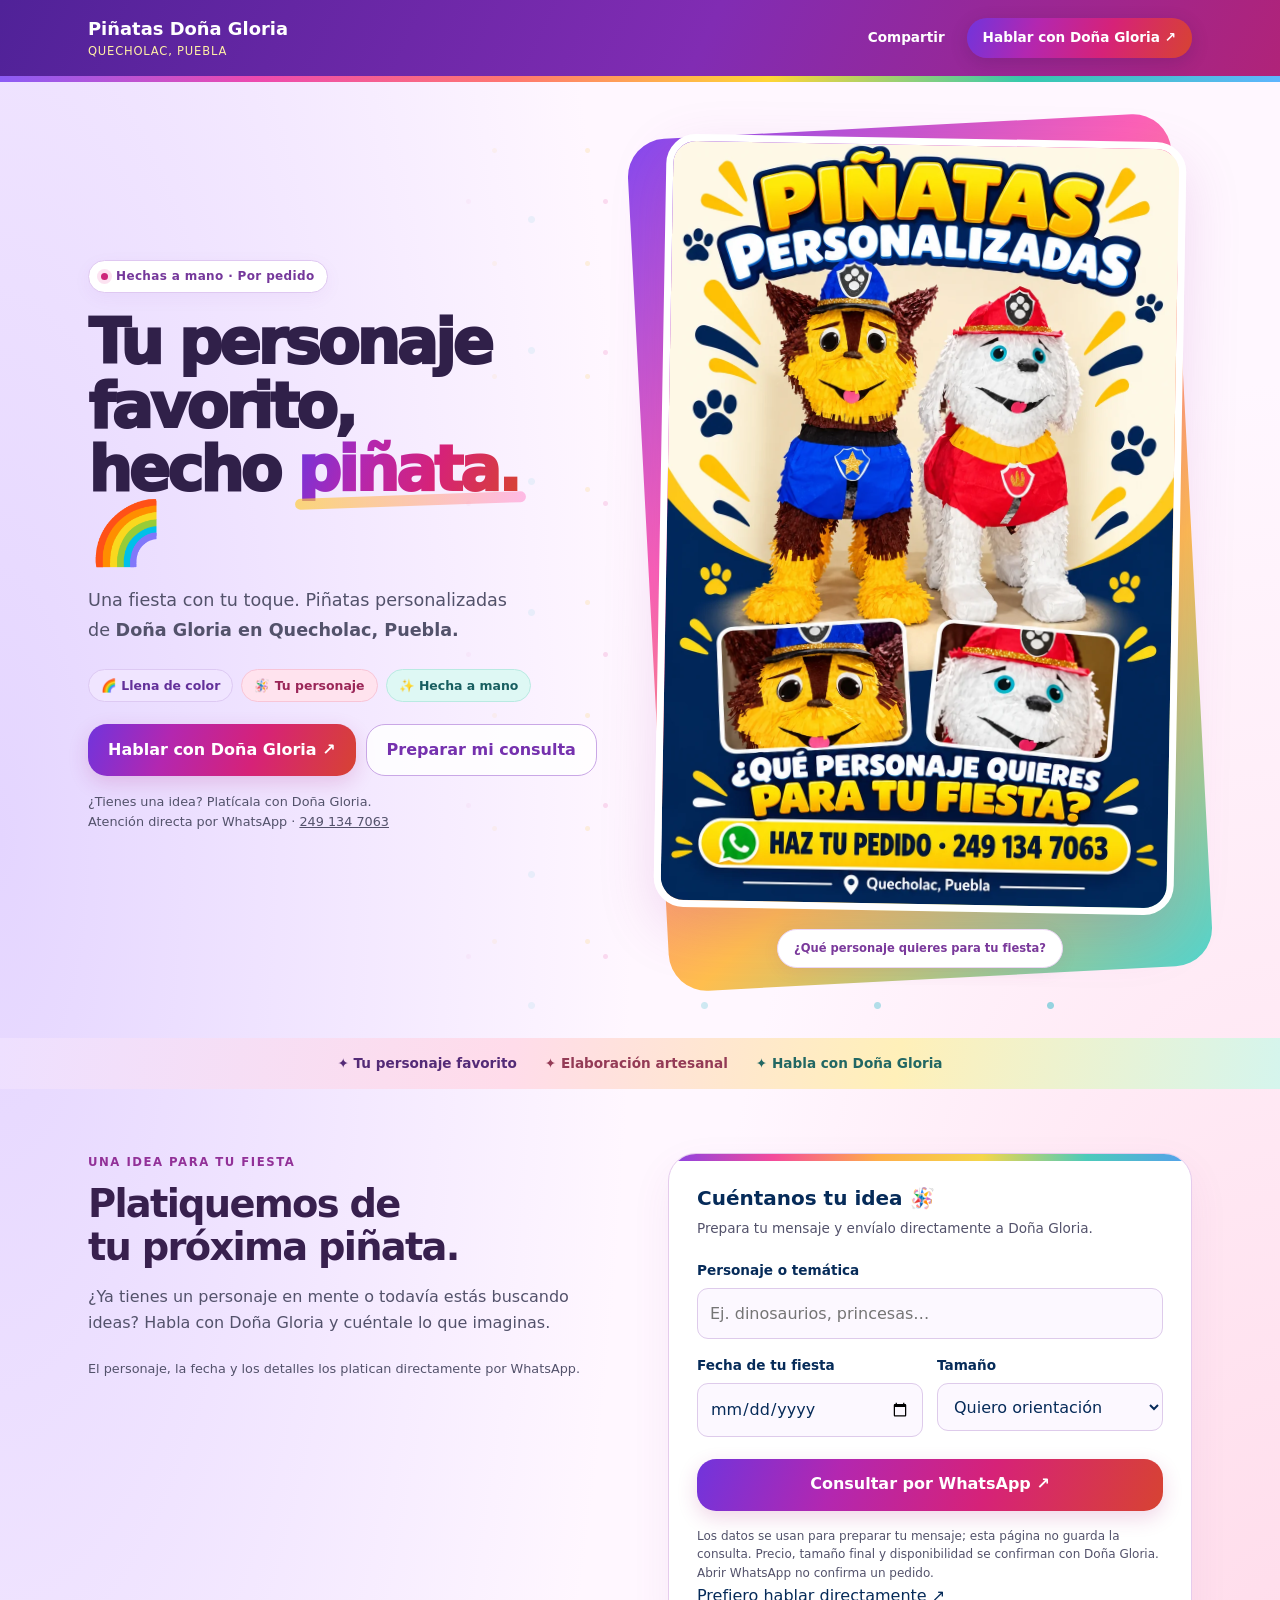
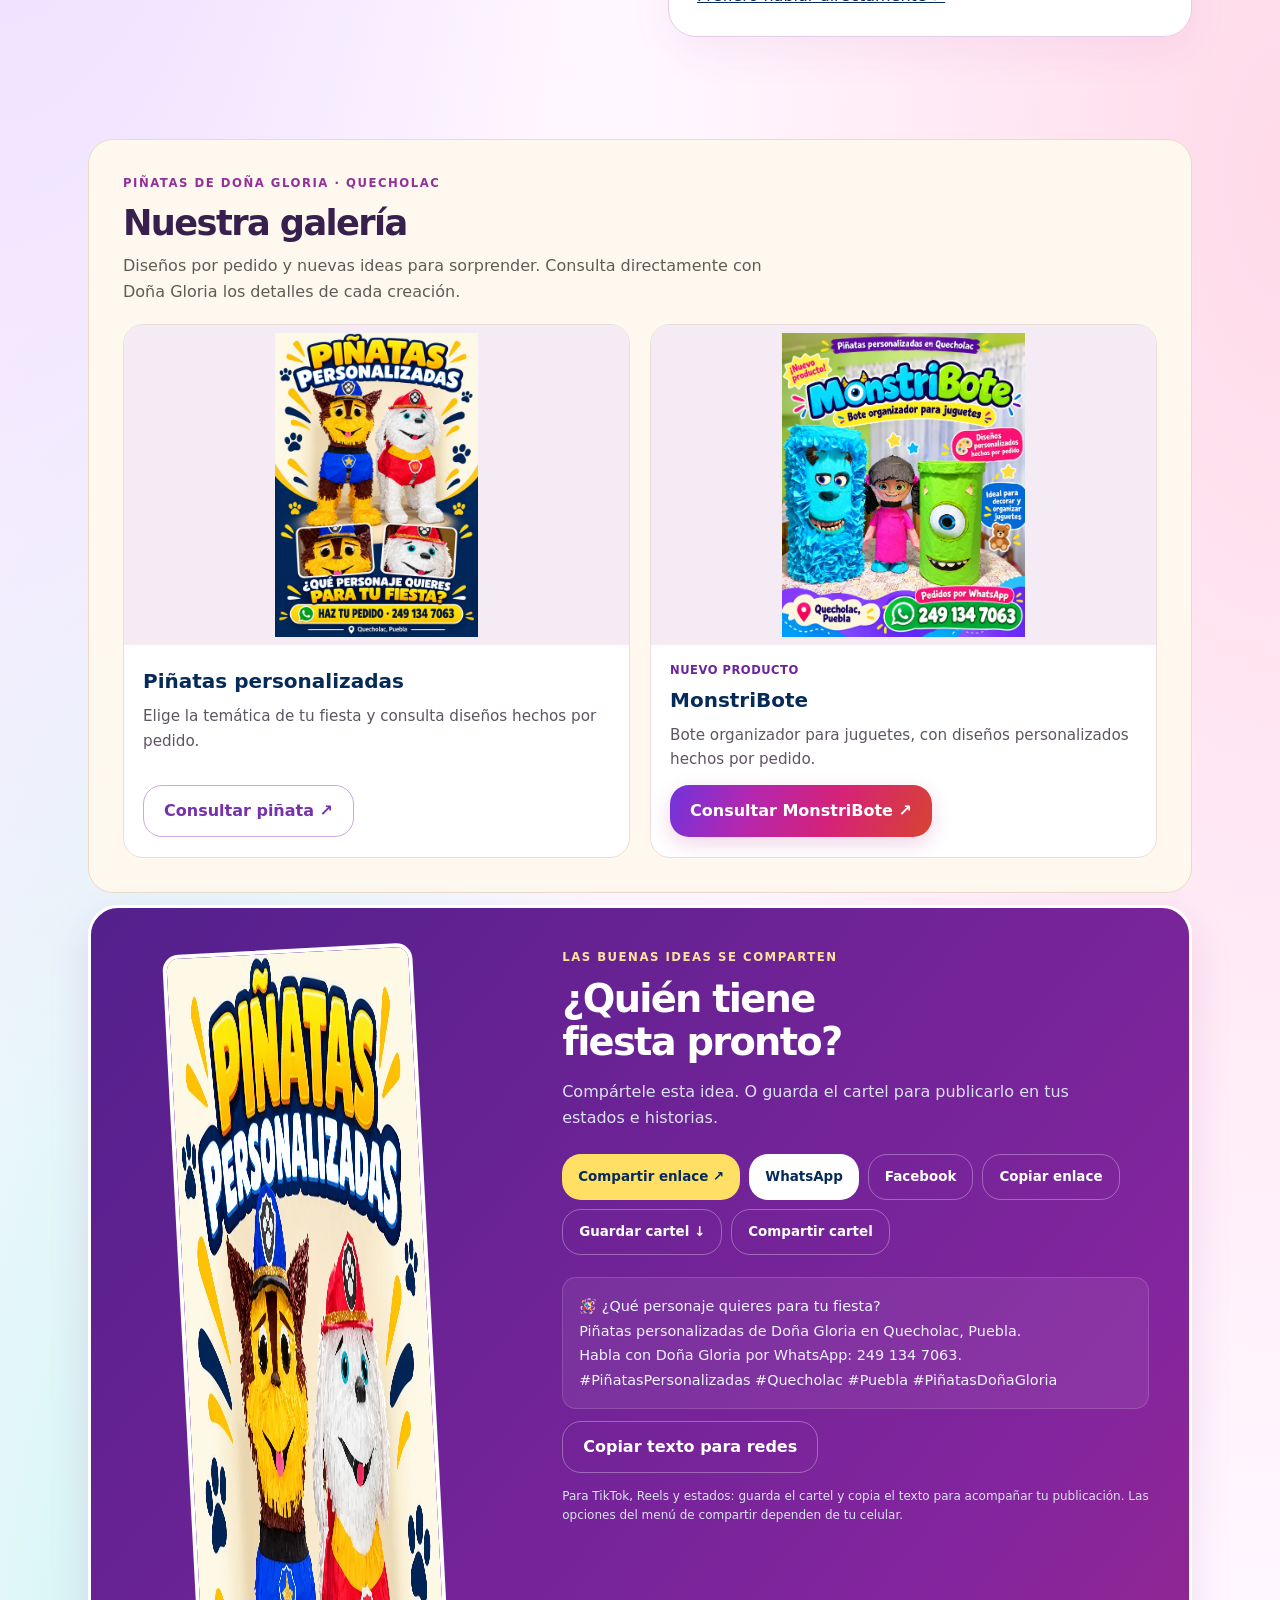
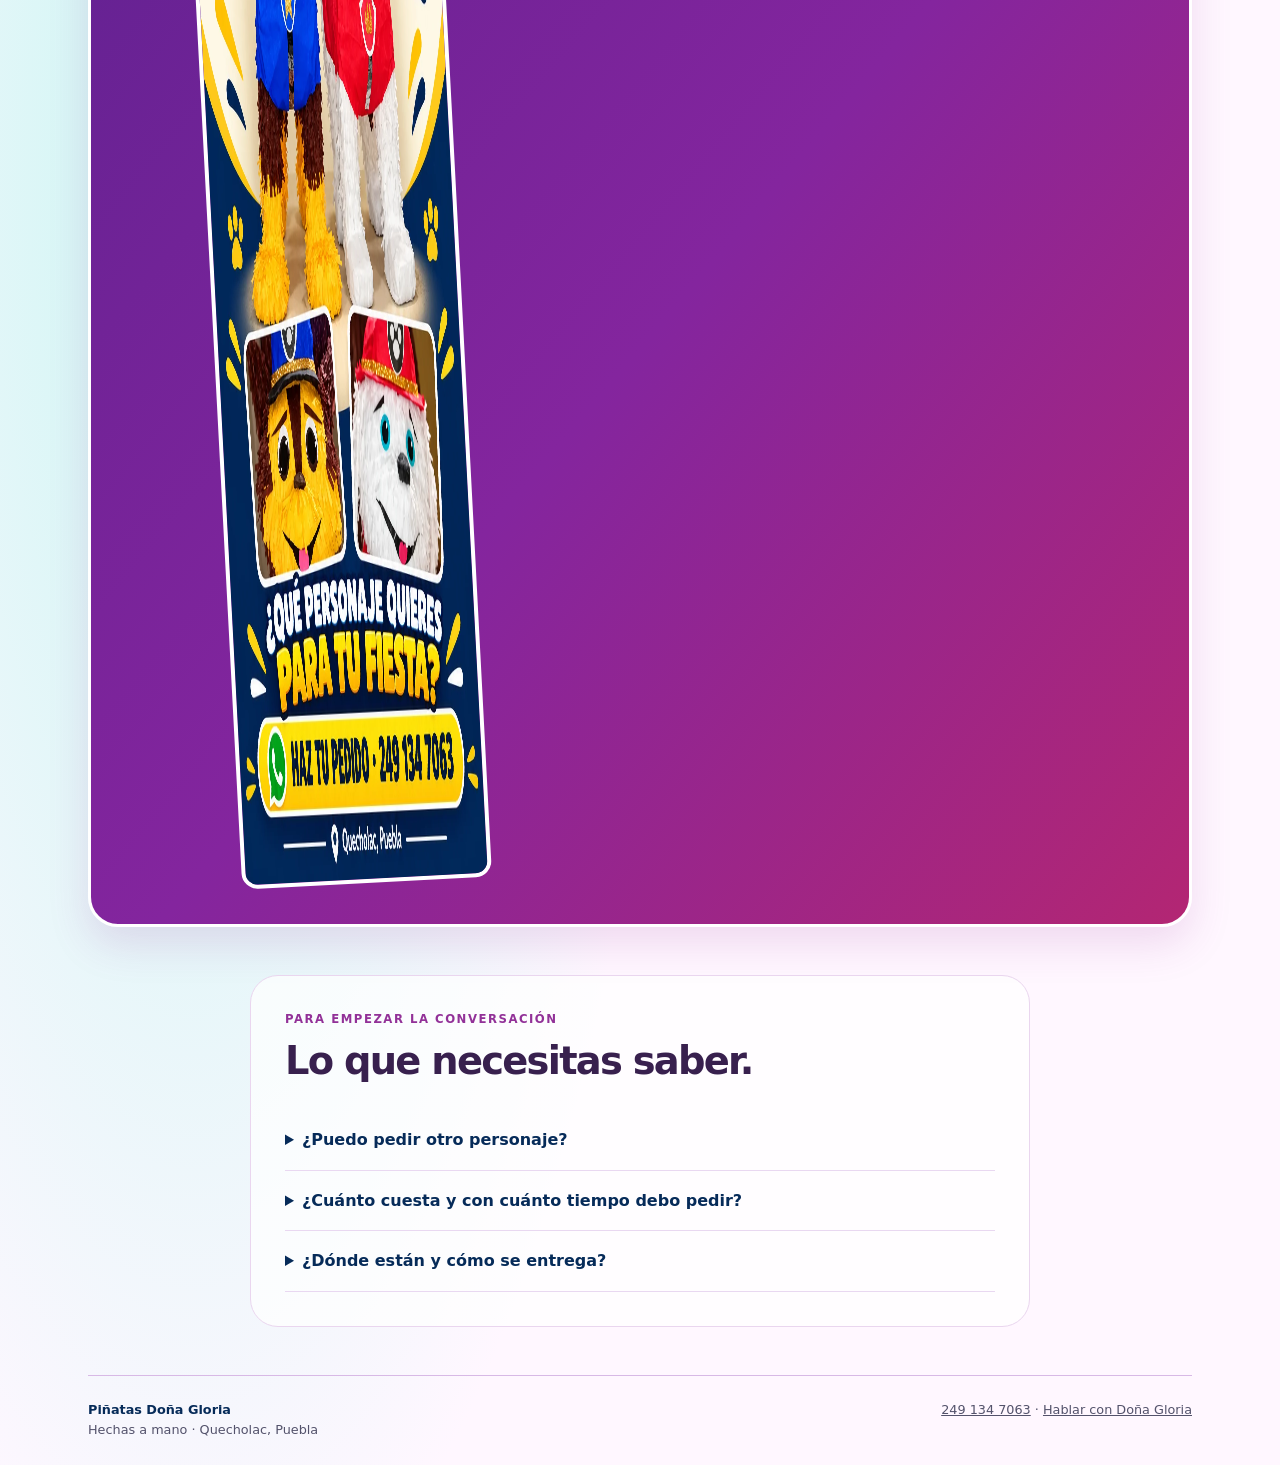
<file: negocios/pinatas-personalizadas-quecholac/index.html>
<!doctype html>
<html lang="es-MX">
<head>
<meta charset="utf-8"><meta name="viewport" content="width=device-width,initial-scale=1">
<title>Piñatas personalizadas en Quecholac | Doña Gloria</title>
<meta name="description" content="Tu personaje favorito, hecho piñata. Piñatas personalizadas de Doña Gloria en Quecholac, Puebla. Consulta personaje, fecha y tamaño por WhatsApp al 249 134 7063.">
<meta name="robots" content="index,follow,max-image-preview:large"><meta name="theme-color" content="#812cb3">
<link rel="canonical" href="https://miguelangelruizfull-ai.github.io/negocios/pinatas-personalizadas-quecholac/">
<meta property="og:type" content="website"><meta property="og:locale" content="es_MX"><meta property="og:site_name" content="Piñatas Doña Gloria">
<meta property="og:title" content="¿Qué personaje quieres para tu fiesta? 🪅 Doña Gloria">
<meta property="og:description" content="Piñatas personalizadas en Quecholac, Puebla. Comparte tu idea y habla con Doña Gloria por WhatsApp: 249 134 7063.">
<meta property="og:url" content="https://miguelangelruizfull-ai.github.io/negocios/pinatas-personalizadas-quecholac/">
<meta property="og:image" content="https://miguelangelruizfull-ai.github.io/assets/dona-gloria-pinatas-20261005-0425.png">
<meta property="og:image:width" content="1024"><meta property="og:image:height" content="1536"><meta property="og:image:alt" content="Piñatas de personajes de Doña Gloria, pedidos en Quecholac, Puebla">
<meta name="twitter:card" content="summary_large_image"><meta name="twitter:title" content="Piñatas personalizadas · Doña Gloria"><meta name="twitter:description" content="Tu personaje favorito, hecho piñata en Quecholac, Puebla."><meta name="twitter:image" content="https://miguelangelruizfull-ai.github.io/assets/dona-gloria-pinatas-20261005-0425.png">
<script type="application/ld+json">{"@context":"https://schema.org","@type":"LocalBusiness","@id":"https://miguelangelruizfull-ai.github.io/negocios/pinatas-personalizadas-quecholac/#negocio","name":"Piñatas Doña Gloria","url":"https://miguelangelruizfull-ai.github.io/negocios/pinatas-personalizadas-quecholac/","telephone":"+522491347063","image":"https://miguelangelruizfull-ai.github.io/assets/dona-gloria-pinatas-20261005-0425.png","address":{"@type":"PostalAddress","addressLocality":"Quecholac","addressRegion":"Puebla","addressCountry":"MX"},"description":"Piñatas artesanales personalizadas por pedido en Quecholac, Puebla."}</script>
<style>
:root{--navy:#062b59;--blue:#0b3f79;--yellow:#ffd21a;--cream:#fff9e9;--green:#137348;--muted:#526174;--line:#062b5920}*{box-sizing:border-box}html{scroll-behavior:smooth;scroll-padding-top:24px}body{margin:0;background:var(--cream);color:var(--navy);font:16px/1.6 system-ui,-apple-system,"Segoe UI",sans-serif}a{color:inherit}button,input,select{font:inherit}button,a,input,select{-webkit-tap-highlight-color:transparent}button{cursor:pointer}img{display:block;max-width:100%}.wrap{max-width:1160px;margin:auto;padding:0 28px}.top{background:var(--navy);color:white}.header{display:flex;align-items:center;justify-content:space-between;gap:20px;padding:18px 0}.logo{font-size:1.12rem;font-weight:900;line-height:1.2;text-decoration:none}.logo span{display:block;font-weight:500;font-size:.72rem;letter-spacing:.07em;color:#ffdf61;margin-top:5px}.nav{display:flex;align-items:center;gap:22px;font-size:.85rem;font-weight:700}.nav a{text-decoration:none}.nav .nav-cta{background:var(--yellow);color:var(--navy);padding:9px 16px;border-radius:100px}.hero{display:grid;grid-template-columns:1fr 1.05fr;gap:50px;padding:38px 0 58px;align-items:center}.hero-copy{padding:12px 0}.eyebrow{display:inline-flex;align-items:center;gap:8px;background:#ffdf6140;border:1px solid #ddae3250;border-radius:100px;padding:6px 12px;font-size:.75rem;font-weight:800;letter-spacing:.03em;margin:0 0 18px}.dot{width:7px;height:7px;border-radius:50%;background:var(--green)}h1{font-size:clamp(2.65rem,4.8vw,4.6rem);line-height:1.03;letter-spacing:-.065em;margin:0 0 22px;font-weight:950}h1 em{font-style:normal;position:relative;display:inline-block;isolation:isolate}h1 em:after{content:"";position:absolute;bottom:0;left:-2px;right:-8px;height:35%;background:var(--yellow);z-index:-1;transform:rotate(-2deg)}.lead{font-size:1.1rem;line-height:1.65;color:var(--muted);max-width:420px;margin:0 0 24px}.actions{display:flex;flex-wrap:wrap;gap:10px}.btn{display:inline-flex;justify-content:center;align-items:center;gap:9px;min-height:52px;padding:13px 20px;border:0;border-radius:15px;font-weight:800;text-decoration:none;line-height:1.3}.primary{background:var(--green);color:white;box-shadow:0 5px 0 #095233}.secondary{background:white;border:1px solid var(--line);color:var(--navy)}.btn svg{width:22px;height:22px;flex:none}.micro{font-size:.8rem;color:var(--muted);margin-top:16px}.art{margin:0;position:relative}.poster-link{display:block;border-radius:25px;overflow:hidden;box-shadow:0 22px 50px #062b5926;border:6px solid white;transform:rotate(1deg);transition:transform .2s}.poster-link:hover{transform:rotate(0)}.art img{width:100%;height:auto}.art figcaption{font-size:.72rem;text-align:center;margin:12px 0 0;color:var(--muted)}.ribbon{background:var(--yellow);border-top:1px solid #eabb0e;border-bottom:1px solid #eabb0e}.ribbon .wrap{display:flex;justify-content:center;gap:28px;padding-top:15px;padding-bottom:15px;font-size:.85rem;font-weight:800}.section{padding:64px 0}.section-label{font-size:.73rem;text-transform:uppercase;letter-spacing:.13em;font-weight:850;color:var(--blue);margin:0 0 10px}h2{font-size:clamp(1.9rem,3vw,2.8rem);line-height:1.12;letter-spacing:-.045em;margin:0 0 16px}.sub{color:var(--muted);margin:0 0 24px;max-width:510px}.order-layout{display:grid;grid-template-columns:1fr 1fr;gap:56px;align-items:start}.steps{padding:0;list-style:none;display:grid;gap:18px;margin:28px 0}.steps li{display:flex;gap:14px}.number{display:grid;place-items:center;width:35px;height:35px;flex:none;background:var(--yellow);border-radius:12px;font-weight:900}.steps strong{display:block}.steps p{font-size:.9rem;color:var(--muted);margin:2px 0}.form{background:white;border:1px solid var(--line);border-radius:24px;padding:28px;box-shadow:0 12px 35px #062b5909}.form h3{font-size:1.25rem;margin:0 0 4px}.form-intro{color:var(--muted);font-size:.85rem;margin:0 0 20px}label{display:block;font-size:.85rem;font-weight:750;margin:16px 0 6px}input,select{width:100%;min-width:0;border:1px solid #062b5930;background:#fffdf7;border-radius:11px;padding:12px;color:var(--navy);min-height:48px}.form-grid{display:grid;grid-template-columns:1fr 1fr;gap:14px}.form .btn{width:100%;margin-top:22px}.note{font-size:.75rem;line-height:1.55;color:var(--muted);margin:16px 0 0}.share-zone{background:var(--navy);color:white;border-radius:30px;overflow:hidden;display:grid;grid-template-columns:.8fr 1.2fr;gap:40px;padding:40px}.share-preview{max-width:250px;margin:auto}.share-preview img{border:4px solid white;border-radius:16px;width:100%;transform:rotate(-3deg)}.share-zone .section-label{color:var(--yellow)}.share-zone h2{color:white}.share-zone .sub{color:#d9e3ef}.share-buttons{display:flex;flex-wrap:wrap;gap:9px}.share-buttons .btn{font-size:.84rem;min-height:46px;padding:12px 16px}.yellow{background:var(--yellow);color:var(--navy)}.light{background:#fff;color:var(--navy)}.ghost{border:1px solid #ffffff50;background:transparent;color:white}.social-text{margin:22px 0 12px;padding:16px;border:1px solid #ffffff25;background:#ffffff08;border-radius:14px;font-size:.9rem;line-height:1.7;color:#eef4ff;white-space:pre-line}.share-zone small{color:#d9e3ef;display:block;font-size:.75rem;margin-top:14px}.status{min-height:24px;color:var(--yellow);font-size:.85rem;margin:10px 0 0}.faq{max-width:780px;margin:auto}.faq h2{margin-bottom:28px}details{border-bottom:1px solid var(--line);padding:17px 0}summary{font-weight:750;cursor:pointer}details p{color:var(--muted);font-size:.95rem;margin:12px 0 0}.footer{border-top:1px solid var(--line);padding:24px 0;display:flex;justify-content:space-between;gap:20px;font-size:.8rem;color:var(--muted)}.footer strong{color:var(--navy)}.dock{display:none}a:focus-visible,button:focus-visible,input:focus-visible,select:focus-visible,summary:focus-visible{outline:3px solid #c28100;outline-offset:4px}.share-zone :focus-visible{outline-color:var(--yellow)}
@media(max-width:800px){.wrap{padding:0 20px}.header{padding:16px 0}.nav{gap:10px}.nav .desktop{display:none}.nav .nav-cta{padding:8px 12px;font-size:.78rem}.hero{grid-template-columns:1fr;gap:24px;padding:28px 0 34px}.hero-copy{padding:0}h1{font-size:clamp(2.7rem,10vw,4rem);max-width:550px;margin-bottom:18px}.lead{font-size:1rem;max-width:540px;margin-bottom:20px}.art{max-width:480px;width:100%;margin:auto}.poster-link{transform:none;border-width:4px;border-radius:20px}.ribbon .wrap{flex-wrap:wrap;gap:6px 18px;font-size:.76rem;padding-top:12px;padding-bottom:12px}.order-layout{grid-template-columns:1fr;gap:18px}.section{padding:42px 0}.steps{gap:14px;margin:22px 0 12px}.form{padding:22px}.share-zone{grid-template-columns:1fr;gap:28px;padding:26px;border-radius:22px}.share-preview{max-width:160px;display:none}.share-zone h2{font-size:2.25rem}.footer{flex-direction:column;gap:7px;padding-bottom:105px}.dock{display:flex;position:fixed;bottom:0;left:0;right:0;padding:10px 14px calc(10px + env(safe-area-inset-bottom));gap:9px;background:#fff9e9f5;border-top:1px solid var(--line);z-index:20;backdrop-filter:blur(12px)}.dock .btn{min-height:48px;padding:10px 14px;font-size:.85rem}.dock .primary{flex:1}.dock .secondary{flex:none}.micro{margin-bottom:0}}
@media(max-width:370px){.wrap{padding:0 16px}.logo{font-size:1rem}.form-grid{grid-template-columns:1fr;gap:0}.actions .btn{width:100%}.share-zone{padding:21px}.dock .btn{font-size:.78rem}.ribbon .wrap{font-size:.72rem}}@media(prefers-reduced-motion:reduce){html{scroll-behavior:auto}.poster-link{transition:none}}
.conversation{margin-top:24px}.conversation p{font-size:.8rem;color:var(--muted);margin-bottom:10px}.conversation a{display:block;padding:13px 0;border-top:1px solid var(--line);font-size:.9rem;font-weight:650;text-decoration:none}.conversation a:hover{text-decoration:underline}@media(max-width:800px){.nav .nav-cta{max-width:150px;text-align:center}.dock .primary{font-size:.8rem}}.skip-link{position:absolute;left:16px;top:-100px;z-index:50;background:white;padding:12px;color:var(--navy)}.skip-link:focus{top:12px}@media(max-width:800px){body{padding-bottom:78px}.footer{padding-bottom:24px}.share-buttons .ghost{font-size:.78rem}.hero h1{font-size:clamp(2.7rem,9vw,3.8rem)}}

/* Fiesta arcoíris · 2026-10-05 */
:root{--cream:#fff7ff;--muted:#53526b;--line:#733ec324;--rainbow:linear-gradient(110deg,#7134dc 0%,#b327b0 30%,#d62278 62%,#d74332 100%)}
body{background:radial-gradient(ellipse at 0% 18%,#e4d5ff 0,transparent 35%),radial-gradient(ellipse at 100% 38%,#ffdae9 0,transparent 34%),radial-gradient(ellipse at 15% 72%,#ccf6f3 0,transparent 32%),#fff7ff}
.top{position:relative;background:linear-gradient(115deg,#502298,#812cb3 55%,#b02379);border-bottom:6px solid transparent;border-image:linear-gradient(90deg,#8b5cf6,#ed49af,#ff7770,#ffd536,#36caae,#5eb5ff) 1}
.logo{font-weight:900}.logo span{color:#fff0a6}.nav .nav-cta{background:#fff1a2;box-shadow:0 4px 0 #35205b40}
.hero{position:relative;gap:42px;padding-top:44px}.hero-copy{position:relative;z-index:1}
.hero:before{content:"";position:absolute;inset:12px -12px 12px;pointer-events:none;opacity:.7;background-image:radial-gradient(circle,#f5be22 2px,transparent 3px),radial-gradient(circle,#e64ba4 2px,transparent 3px),radial-gradient(circle,#45bfcd 3px,transparent 4px);background-size:93px 113px,137px 151px,173px 131px;background-position:0 0,50px 32px,23px 60px;mask-image:linear-gradient(90deg,transparent 30%,#000)}
.eyebrow{background:#fff;border-color:#dfc8f1;color:#75389b;box-shadow:0 5px 18px #8137b00d}.dot{background:#cd257b;box-shadow:0 0 0 4px #fce2f1}
h1{color:#302049;font-weight:950;letter-spacing:-.055em}h1 em{background:var(--rainbow);background-clip:text;-webkit-background-clip:text;color:transparent}h1 em:after{background:linear-gradient(90deg,#ffcb32,#ff9bd6);height:17%;bottom:-5px;border-radius:8px;opacity:.65}
.hero-tags{display:flex;flex-wrap:wrap;gap:8px;margin:22px 0}.hero-tags span{padding:7px 12px;border-radius:100px;font-size:.78rem;font-weight:750;background:#f0e5ff;color:#63309a;border:1px solid #ddc9f3}.hero-tags span:nth-child(2){background:#ffe3ee;color:#9b2658;border-color:#f8c5d7}.hero-tags span:nth-child(3){background:#def8f4;color:#185e60;border-color:#b9eae2}
.primary{background:var(--rainbow);box-shadow:0 7px 20px #ae267f30;color:#fff}.btn{border-radius:19px;transition:transform .2s,box-shadow .2s}.btn:hover{transform:translateY(-2px)}.secondary{color:#7531ae;border-color:#c9a7e6;background:#ffffffd9}
.art{padding:12px}.poster-link{border:7px solid white;border-radius:30px;box-shadow:0 20px 55px #a53da72b;position:relative}.art:before{content:"";position:absolute;inset:0;border-radius:38px;background:linear-gradient(140deg,#8549ee,#fc61b7,#ffbe4e,#53d4cd);transform:rotate(-3deg)}.art figcaption{position:relative;background:white;border-radius:100px;padding:9px 16px;width:fit-content;margin:18px auto 0;font-weight:750;color:#7a399b;box-shadow:0 4px 16px #ab419317}
.ribbon{background:linear-gradient(100deg,#eee0ff,#ffdcea 40%,#fff0b9 70%,#d5f5ed);border:0;color:#542b77}.ribbon .wrap span:nth-child(2){color:#943b56}.ribbon .wrap span:nth-child(3){color:#226763}
.section-label{color:#923198}h2{color:#38204e}.form{border:1px solid #e5cbed;box-shadow:0 15px 40px #953b9312;border-radius:28px;position:relative;overflow:hidden}.form:before{content:"";position:absolute;top:0;left:0;right:0;height:7px;background:linear-gradient(90deg,#8742e5,#f44b9b,#ffae4a,#f4d64a,#4ccbba,#559fed)}input,select{background:#fcf8ff;border-color:#decbeb}
.share-zone{background:linear-gradient(130deg,#53208c,#84259e 58%,#b32673);box-shadow:0 18px 40px #982e9b25;border:3px solid white}.share-zone .section-label{color:#ffe49b}.yellow{background:#ffdf64}.social-text{background:#ffffff12}
.faq{background:#ffffffb8;border-radius:28px;padding:34px;margin-top:48px;margin-bottom:48px;border:1px solid #ead6ef}.faq details{border-color:#e9d8f1}.footer{border-color:#d8b9e6}.dock{background:#fff5fff2;border-top:3px solid #e8c4f2}.dock .primary{box-shadow:0 4px 14px #ad278b2b}
a:focus-visible,button:focus-visible,input:focus-visible,select:focus-visible,summary:focus-visible{outline-color:#842cc1}
@media(max-width:800px){.wrap{padding-left:20px;padding-right:20px}.header{gap:12px}.logo{font-size:1.02rem}.nav .nav-cta{font-size:.75rem;max-width:144px}.hero{padding-top:26px;gap:28px}.hero h1{font-size:clamp(2.5rem,10.3vw,3.9rem);margin-bottom:22px}.lead{font-size:1rem}.hero:before{mask-image:linear-gradient(180deg,transparent 0%,#000 62%)}.hero-tags{margin:18px 0}.actions{display:grid;grid-template-columns:1fr;width:100%}.actions .btn{width:100%;min-height:54px}.art{max-width:440px;padding:8px}.poster-link{border-width:5px;border-radius:24px}.art:before{border-radius:29px;transform:rotate(-2deg)}.art figcaption{font-size:.75rem}.faq{padding:25px 20px;margin-top:32px;margin-bottom:32px}.share-zone h2{font-size:2rem}.dock .btn{border-radius:16px}.dock .primary{font-size:.8rem}.hero-tags span{font-size:.72rem;padding:6px 10px}}
@media(max-width:370px){.wrap{padding-left:16px;padding-right:16px}.logo{font-size:.9rem}.nav .nav-cta{max-width:126px;font-size:.68rem}.hero h1{font-size:2.55rem}.dock .primary{font-size:.72rem}.dock .secondary{font-size:.72rem;padding:10px}.hero-tags{gap:6px}}
@media(prefers-reduced-motion:reduce){.btn{transition:none}.btn:hover{transform:none}}


/* Ajuste de legibilidad y acentos festivos */
.nav .nav-cta{background:var(--rainbow);color:#fff;box-shadow:0 5px 18px #32104b30}
.hero-tags span{line-height:1.4}
.art figcaption{border:1px solid #ebd6f5}
@media(max-width:800px){.header{padding:14px 0}.micro{font-size:.76rem}.dock .secondary{color:#7531ae;background:#fff;border-color:#c9a7e6}}

/* Galeria de trabajos y nuevos productos de Doña Gloria */
.dg-gallery{margin:38px 0 12px;padding:clamp(19px,4vw,34px);background:#fff8ef;border:1px solid #eadac8;border-radius:25px}
.dg-gallery h2{font-size:clamp(1.6rem,3vw,2.2rem);line-height:1.14;margin:5px 0 10px}
.dg-gallery-lead{color:#645a54;max-width:670px;margin:0 0 20px}
.dg-gallery-grid{display:grid;grid-template-columns:repeat(2,minmax(0,1fr));gap:20px}
.dg-gallery-item{min-width:0;background:white;border:1px solid #eedcdd;border-radius:20px;overflow:hidden;display:flex;flex-direction:column}
.dg-gallery-item img{display:block;width:100%;height:320px;object-fit:contain;background:#f5ebf5;padding:8px}
.dg-gallery-copy{padding:16px 19px 20px;display:flex;flex:1;flex-direction:column;align-items:start}
.dg-gallery-copy h3{margin:4px 0 7px;font-size:1.25rem}
.dg-gallery-copy p{margin:0 0 14px;color:#605463;font-size:.95rem}
.dg-gallery-copy .btn{margin-top:auto}
.dg-new{font-weight:800;color:#6c239b;text-transform:uppercase;letter-spacing:.045em;font-size:.72rem}
@media(max-width:620px){.dg-gallery{padding:15px}.dg-gallery-grid{grid-template-columns:1fr}.dg-gallery-item img{height:auto;max-height:420px;object-fit:contain}}

</style>
</head>
<body><a class="skip-link" href="#inicio">Saltar al contenido</a>
<div class="top"><div class="wrap"><header class="header"><a class="logo" href="#inicio">Piñatas Doña Gloria<span>QUECHOLAC, PUEBLA</span></a><nav class="nav" aria-label="Principal"><a class="desktop" href="#compartir">Compartir</a><a class="nav-cta" href="https://wa.me/522491347063?text=Hola%20Do%C3%B1a%20Gloria%2C%20vi%20sus%20pi%C3%B1atas%20y%20me%20gustar%C3%ADa%20platicar%20con%20usted%20sobre%20una%20idea%20para%20mi%20fiesta." target="_blank" rel="noopener noreferrer">Hablar con Doña Gloria ↗</a></nav></header></div></div>
<main id="inicio">
<div class="wrap"><section class="hero" aria-labelledby="titulo"><div class="hero-copy"><p class="eyebrow"><span class="dot" aria-hidden="true"></span>Hechas a mano · Por pedido</p><h1 id="titulo">Tu personaje<br>favorito,<br>hecho <em>piñata.</em> 🌈</h1><p class="lead">Una fiesta con tu toque. Piñatas personalizadas de <strong>Doña Gloria en Quecholac, Puebla.</strong></p><div class="hero-tags" aria-label="Piñatas para tu fiesta"><span>🌈 Llena de color</span><span>🪅 Tu personaje</span><span>✨ Hecha a mano</span></div><div class="actions"><a class="btn primary" href="https://wa.me/522491347063?text=Hola%20Do%C3%B1a%20Gloria%2C%20vi%20sus%20pi%C3%B1atas%20y%20me%20gustar%C3%ADa%20platicar%20con%20usted%20sobre%20una%20idea%20para%20mi%20fiesta." target="_blank" rel="noopener noreferrer">Hablar con Doña Gloria ↗</a><a class="btn secondary" href="#pedido">Preparar mi consulta</a></div><p class="micro">¿Tienes una idea? Platícala con Doña Gloria.<br>Atención directa por WhatsApp · <a href="tel:+522491347063">249 134 7063</a></p></div><figure class="art"><a class="poster-link" href="/assets/dona-gloria-pinatas-20261005-0425.png" target="_blank" rel="noopener" aria-label="Ver el cartel de piñatas a tamaño completo"><img src="/assets/dona-gloria-pinatas-web.webp" width="1024" height="1536" alt="Piñatas personalizadas de personajes de perros policía y bombero, anuncio de Doña Gloria en Quecholac" fetchpriority="high"></a><figcaption>¿Qué personaje quieres para tu fiesta?</figcaption></figure></section></div>
<div class="ribbon"><div class="wrap"><span>✦ Tu personaje favorito</span><span>✦ Elaboración artesanal</span><span>✦ Habla con Doña Gloria</span></div></div>
<div class="wrap"><section id="pedido" class="section order-layout" aria-labelledby="order-title"><div><p class="section-label">Una idea para tu fiesta</p><h2 id="order-title">Platiquemos de<br>tu próxima piñata.</h2><p class="sub">¿Ya tienes un personaje en mente o todavía estás buscando ideas? Habla con Doña Gloria y cuéntale lo que imaginas.</p><p class="micro">El personaje, la fecha y los detalles los platican directamente por WhatsApp.</p></div><form class="form" id="consulta"><h3>Cuéntanos tu idea 🪅</h3><p class="form-intro">Prepara tu mensaje y envíalo directamente a Doña Gloria.</p><label for="personaje">Personaje o temática</label><input id="personaje" name="personaje" maxlength="100" placeholder="Ej. dinosaurios, princesas…" autocomplete="off"><div class="form-grid"><div><label for="fecha">Fecha de tu fiesta</label><input id="fecha" name="fecha" type="date"></div><div><label for="tamano">Tamaño</label><select id="tamano" name="tamano"><option value="">Quiero orientación</option><option>Pequeño</option><option>Mediano</option><option>Grande</option></select></div></div><button class="btn primary" type="submit">Consultar por WhatsApp ↗</button><p class="note">Los datos se usan para preparar tu mensaje; esta página no guarda la consulta. Precio, tamaño final y disponibilidad se confirman con Doña Gloria. Abrir WhatsApp no confirma un pedido.</p><a href="https://wa.me/522491347063" target="_blank" rel="noopener noreferrer">Prefiero hablar directamente ↗</a><noscript><p>Para consultar, usa el enlace directo a WhatsApp.</p></noscript></form></section>

<section id="galeria" class="section dg-gallery" aria-labelledby="dg-galeria-title">
  <p class="section-label">Piñatas de Doña Gloria · Quecholac</p>
  <h2 id="dg-galeria-title">Nuestra galería</h2>
  <p class="dg-gallery-lead">Diseños por pedido y nuevas ideas para sorprender. Consulta directamente con Doña Gloria los detalles de cada creación.</p>
  <div class="dg-gallery-grid">
    <article class="dg-gallery-item">
      <a href="/assets/dona-gloria-pinatas-20261005-0425.png" target="_blank" rel="noopener"><img src="/assets/dona-gloria-pinatas-web.webp" alt="Cartel de piñatas personalizadas de Doña Gloria" loading="lazy" width="1024" height="1536"></a>
      <div class="dg-gallery-copy"><h3>Piñatas personalizadas</h3><p>Elige la temática de tu fiesta y consulta diseños hechos por pedido.</p><a class="btn secondary" href="https://wa.me/522491347063?text=Hola%20Do%C3%B1a%20Gloria%2C%20vi%20sus%20pi%C3%B1atas%20en%20la%20galer%C3%ADa%20y%20quiero%20consultar%20un%20dise%C3%B1o." target="_blank" rel="noopener noreferrer">Consultar piñata ↗</a></div>
    </article>
    <article class="dg-gallery-item">
      <a href="/assets/monstribote-dona-gloria-20261008.avif" target="_blank" rel="noopener" aria-label="Ver cartel MonstriBote"><img src="/assets/monstribote-dona-gloria-20261008.avif" alt="MonstriBote: bote organizador para juguetes con diseños infantiles personalizados, por Doña Gloria" loading="lazy" width="300" height="375"></a>
      <div class="dg-gallery-copy"><span class="dg-new">Nuevo producto</span><h3>MonstriBote</h3><p>Bote organizador para juguetes, con diseños personalizados hechos por pedido.</p><a class="btn primary" href="https://wa.me/522491347063?text=Hola%20Do%C3%B1a%20Gloria%2C%20vi%20el%20MonstriBote%20en%20su%20galer%C3%ADa%20y%20quiero%20informaci%C3%B3n." target="_blank" rel="noopener noreferrer">Consultar MonstriBote ↗</a></div>
    </article>
  </div>
</section>

<section id="compartir" class="share-zone" aria-labelledby="share-title"><div class="share-preview"><img src="/assets/dona-gloria-pinatas-web.webp" width="1024" height="1536" loading="lazy" alt="Cartel de piñatas de Doña Gloria para compartir"></div><div><p class="section-label">Las buenas ideas se comparten</p><h2 id="share-title">¿Quién tiene<br>fiesta pronto?</h2><p class="sub">Compártele esta idea. O guarda el cartel para publicarlo en tus estados e historias.</p><div class="share-buttons"><button type="button" class="btn yellow" data-share>Compartir enlace ↗</button><a id="share-wa" class="btn light" href="https://wa.me/?text=Pi%C3%B1atas%20Do%C3%B1a%20Gloria%20en%20Quecholac%20https%3A%2F%2Fmiguelangelruizfull-ai.github.io%2Fnegocios%2Fpinatas-personalizadas-quecholac%2F" target="_blank" rel="noopener noreferrer">WhatsApp</a><a id="share-fb" class="btn ghost" href="https://www.facebook.com/sharer/sharer.php?u=https%3A%2F%2Fmiguelangelruizfull-ai.github.io%2Fnegocios%2Fpinatas-personalizadas-quecholac%2F" target="_blank" rel="noopener noreferrer">Facebook</a><button type="button" class="btn ghost" id="copy-link">Copiar enlace</button><a class="btn ghost" href="/assets/dona-gloria-pinatas-20261005-0425.png" download="pinatas-dona-gloria-quecholac.png">Guardar cartel ↓</a><button type="button" class="btn ghost" id="share-poster">Compartir cartel</button></div><p class="social-text" id="social-caption">🪅 ¿Qué personaje quieres para tu fiesta?
Piñatas personalizadas de Doña Gloria en Quecholac, Puebla.
Habla con Doña Gloria por WhatsApp: 249 134 7063.
#PiñatasPersonalizadas #Quecholac #Puebla #PiñatasDoñaGloria</p><button type="button" class="btn ghost" id="copy-caption">Copiar texto para redes</button><small>Para TikTok, Reels y estados: guarda el cartel y copia el texto para acompañar tu publicación. Las opciones del menú de compartir dependen de tu celular.</small><p class="status" id="status" role="status" aria-live="polite"></p></div></section>
<section class="section faq" aria-labelledby="faq-title"><p class="section-label">Para empezar la conversación</p><h2 id="faq-title">Lo que necesitas saber.</h2><details><summary>¿Puedo pedir otro personaje?</summary><p>Sí puedes consultar tu personaje o temática. Envía una referencia por WhatsApp para confirmar si se puede realizar.</p></details><details><summary>¿Cuánto cuesta y con cuánto tiempo debo pedir?</summary><p>Consulta el precio y el tiempo de elaboración con Doña Gloria. Dependen del diseño, tamaño y disponibilidad para tu fecha.</p></details><details><summary>¿Dónde están y cómo se entrega?</summary><p>Doña Gloria realiza piñatas en Quecholac, Puebla. La ubicación exacta y los detalles de entrega se confirman al consultar por WhatsApp al 249 134 7063.</p></details></section>
<footer class="footer"><div><strong>Piñatas Doña Gloria</strong><br>Hechas a mano · Quecholac, Puebla</div><div><a href="tel:+522491347063">249 134 7063</a> · <a href="https://wa.me/522491347063?text=Hola%20Do%C3%B1a%20Gloria%2C%20vi%20sus%20pi%C3%B1atas%20y%20me%20gustar%C3%ADa%20platicar%20con%20usted%20sobre%20una%20idea%20para%20mi%20fiesta." target="_blank" rel="noopener noreferrer">Hablar con Doña Gloria</a></div></footer></div>
</main>
<div class="dock"><a class="btn primary" href="https://wa.me/522491347063?text=Hola%20Do%C3%B1a%20Gloria%2C%20vi%20sus%20pi%C3%B1atas%20y%20me%20gustar%C3%ADa%20platicar%20con%20usted%20sobre%20una%20idea%20para%20mi%20fiesta." target="_blank" rel="noopener noreferrer">Hablar con Doña Gloria ↗</a><button type="button" class="btn secondary" data-share>Compartir</button></div>
<script>
(()=>{'use strict';
const url='https://miguelangelruizfull-ai.github.io/negocios/pinatas-personalizadas-quecholac/';
const asset='/assets/dona-gloria-pinatas-20261005-0425.png';
const shareData={title:'Piñatas Doña Gloria · Quecholac',text:'🪅 Tu personaje favorito, hecho piñata. Habla con Doña Gloria en Quecholac, Puebla.',url};
const status=document.getElementById('status');
const announce=text=>{status.textContent=text;};
async function copy(text,message){try{if(navigator.clipboard&&window.isSecureContext){await navigator.clipboard.writeText(text);}else{const area=document.createElement('textarea');area.value=text;area.style.position='fixed';area.style.opacity='0';document.body.appendChild(area);area.select();const ok=document.execCommand('copy');area.remove();if(!ok)throw new Error('copy');}announce(message);}catch{announce('No se pudo copiar automáticamente. Puedes seleccionar el texto o copiar la dirección de la página.');}}
async function shareLink(){try{if(navigator.share){await navigator.share(shareData);}else await copy(url,'Enlace copiado. Pégalo en tu chat o red social.');}catch(e){if(e.name!=='AbortError')await copy(url,'Enlace copiado. Pégalo en tu chat o red social.');}}
document.querySelectorAll('[data-share]').forEach(button=>button.addEventListener('click',shareLink));
document.getElementById('copy-link').addEventListener('click',()=>copy(url,'Enlace copiado. ¡Listo para compartir!'));
document.getElementById('copy-caption').addEventListener('click',()=>copy(document.getElementById('social-caption').textContent+'\n'+url,'Texto y enlace copiados. Pégalos en tu publicación.'));
document.getElementById('share-wa').href='https://wa.me/?text='+encodeURIComponent(shareData.text+'\n'+url);
let posterFile=null;
async function preparePoster(){if(posterFile)return posterFile;const response=await fetch(asset);if(!response.ok)throw new Error('image');const blob=await response.blob();posterFile=new File([blob],'pinatas-dona-gloria-quecholac.png',{type:'image/png'});return posterFile;}
document.getElementById('consulta').addEventListener('submit',event=>{event.preventDefault();const character=document.getElementById('personaje').value.trim();const date=document.getElementById('fecha').value;const size=document.getElementById('tamano').value;const message=['Hola Doña Gloria, me gustaría consultar una piñata personalizada.',character?'Personaje o temática: '+character:'Me gustaría recibir ideas de personajes.',date?'Fecha de la fiesta: '+date.split('-').reverse().join('/'):'Todavía no tengo fecha confirmada.',size?'Tamaño aproximado: '+size:'Me gustaría orientación sobre tamaños.','¿Me podría confirmar precio y disponibilidad?'].join('\n');window.location.href='https://wa.me/522491347063?text='+encodeURIComponent(message);});
document.getElementById('share-poster').addEventListener('click',async()=>{try{if(!posterFile){announce('Preparando cartel. Cuando esté listo, pulsa de nuevo para compartir.');await preparePoster();announce('Cartel listo. Pulsa “Compartir cartel” para enviarlo.');return;}if(posterFile&&navigator.share&&navigator.canShare&&navigator.canShare({files:[posterFile]})){await navigator.share({files:[posterFile],title:shareData.title,text:shareData.text+'\n'+url});}else{announce('Usa “Guardar cartel” para descargarlo y adjuntarlo a tu estado o publicación.');}}catch(e){if(e.name!=='AbortError')announce('Usa “Guardar cartel” y adjúntalo en tu aplicación.');}});
})();
</script>
</body></html>
</file>
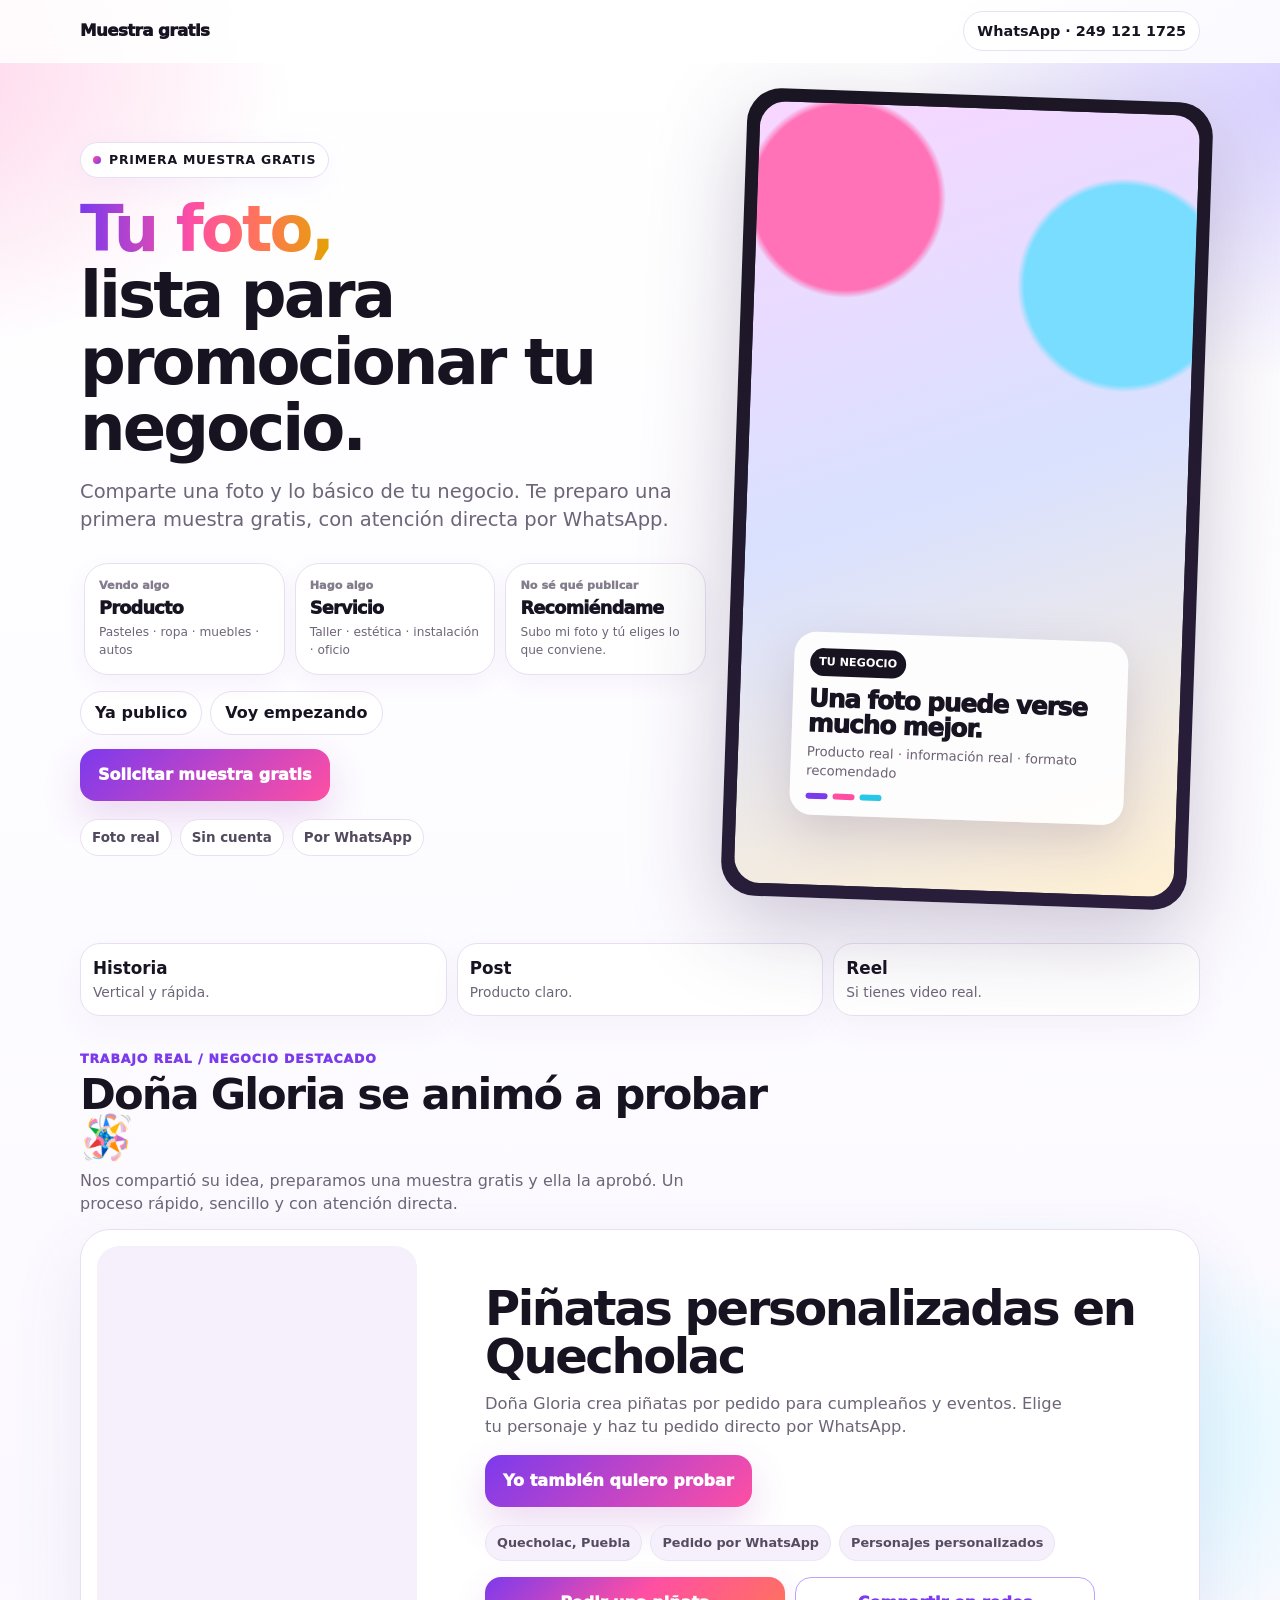
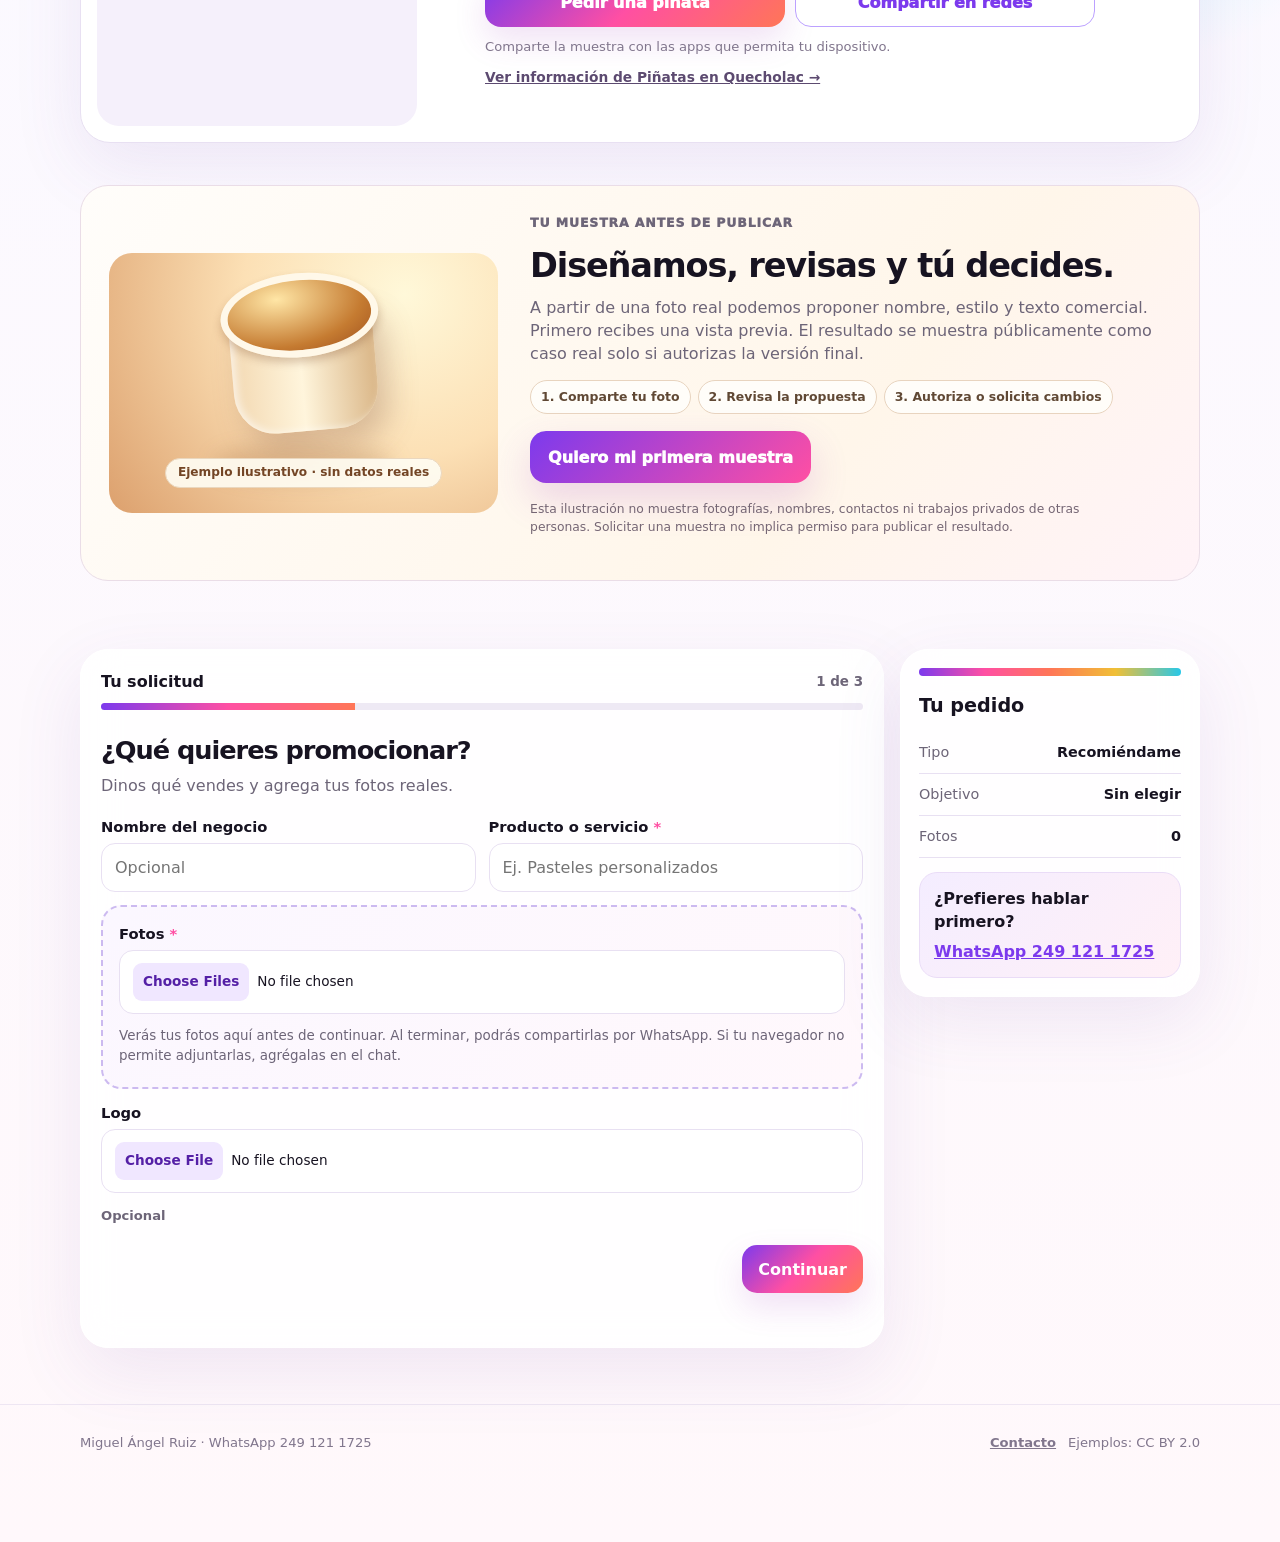
<file: probar.html>
<!doctype html>
<html lang="es-MX">
<head>
<meta charset="utf-8">
<meta name="viewport" content="width=device-width,initial-scale=1">
<meta name="robots" content="noindex,follow">
<meta http-equiv="refresh" content="0;url=https://miguelangelruizfull-ai.github.io/primer-pedido-gratis/">
<link rel="canonical" href="https://miguelangelruizfull-ai.github.io/primer-pedido-gratis/">
<title>Primer pedido gratis</title>
</head>
<body>
<p>Esta página se movió a <a href="https://miguelangelruizfull-ai.github.io/primer-pedido-gratis/">Primer pedido gratis</a>.</p>
</body>
</html>
</file>
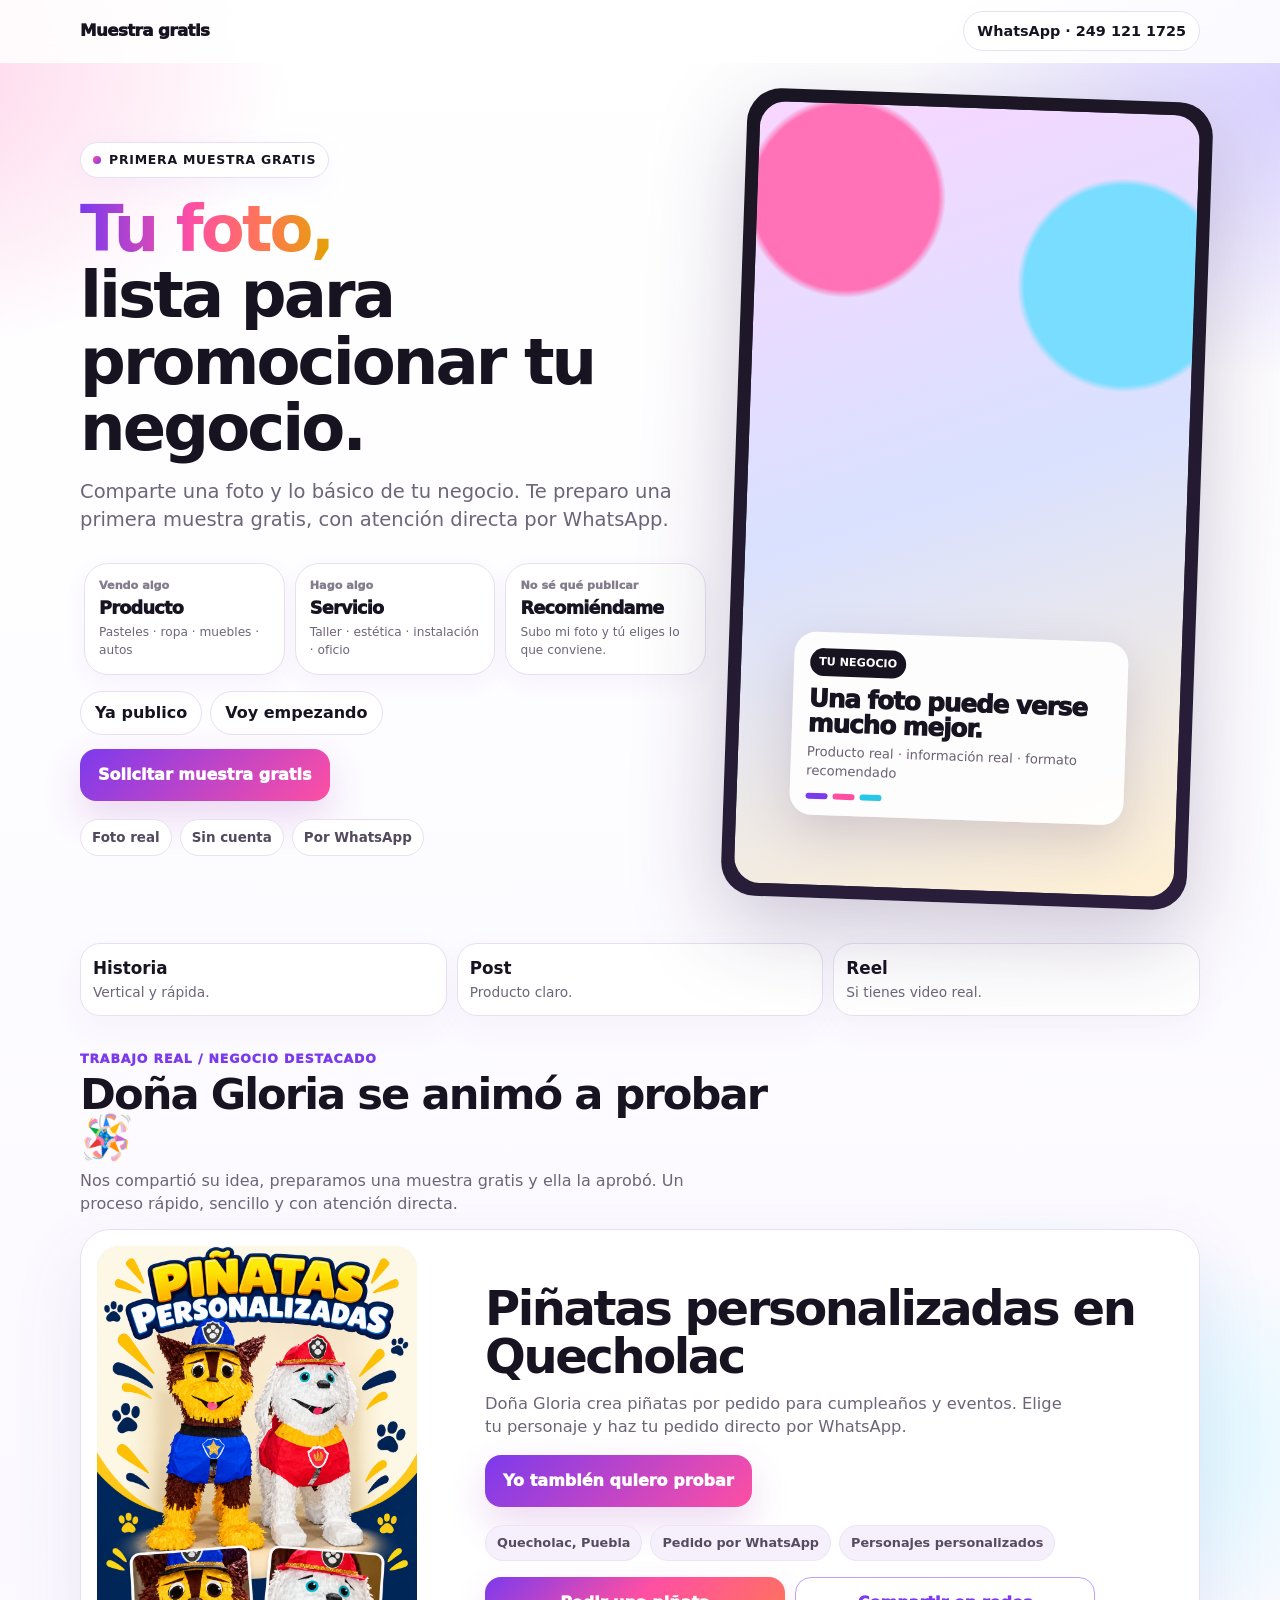
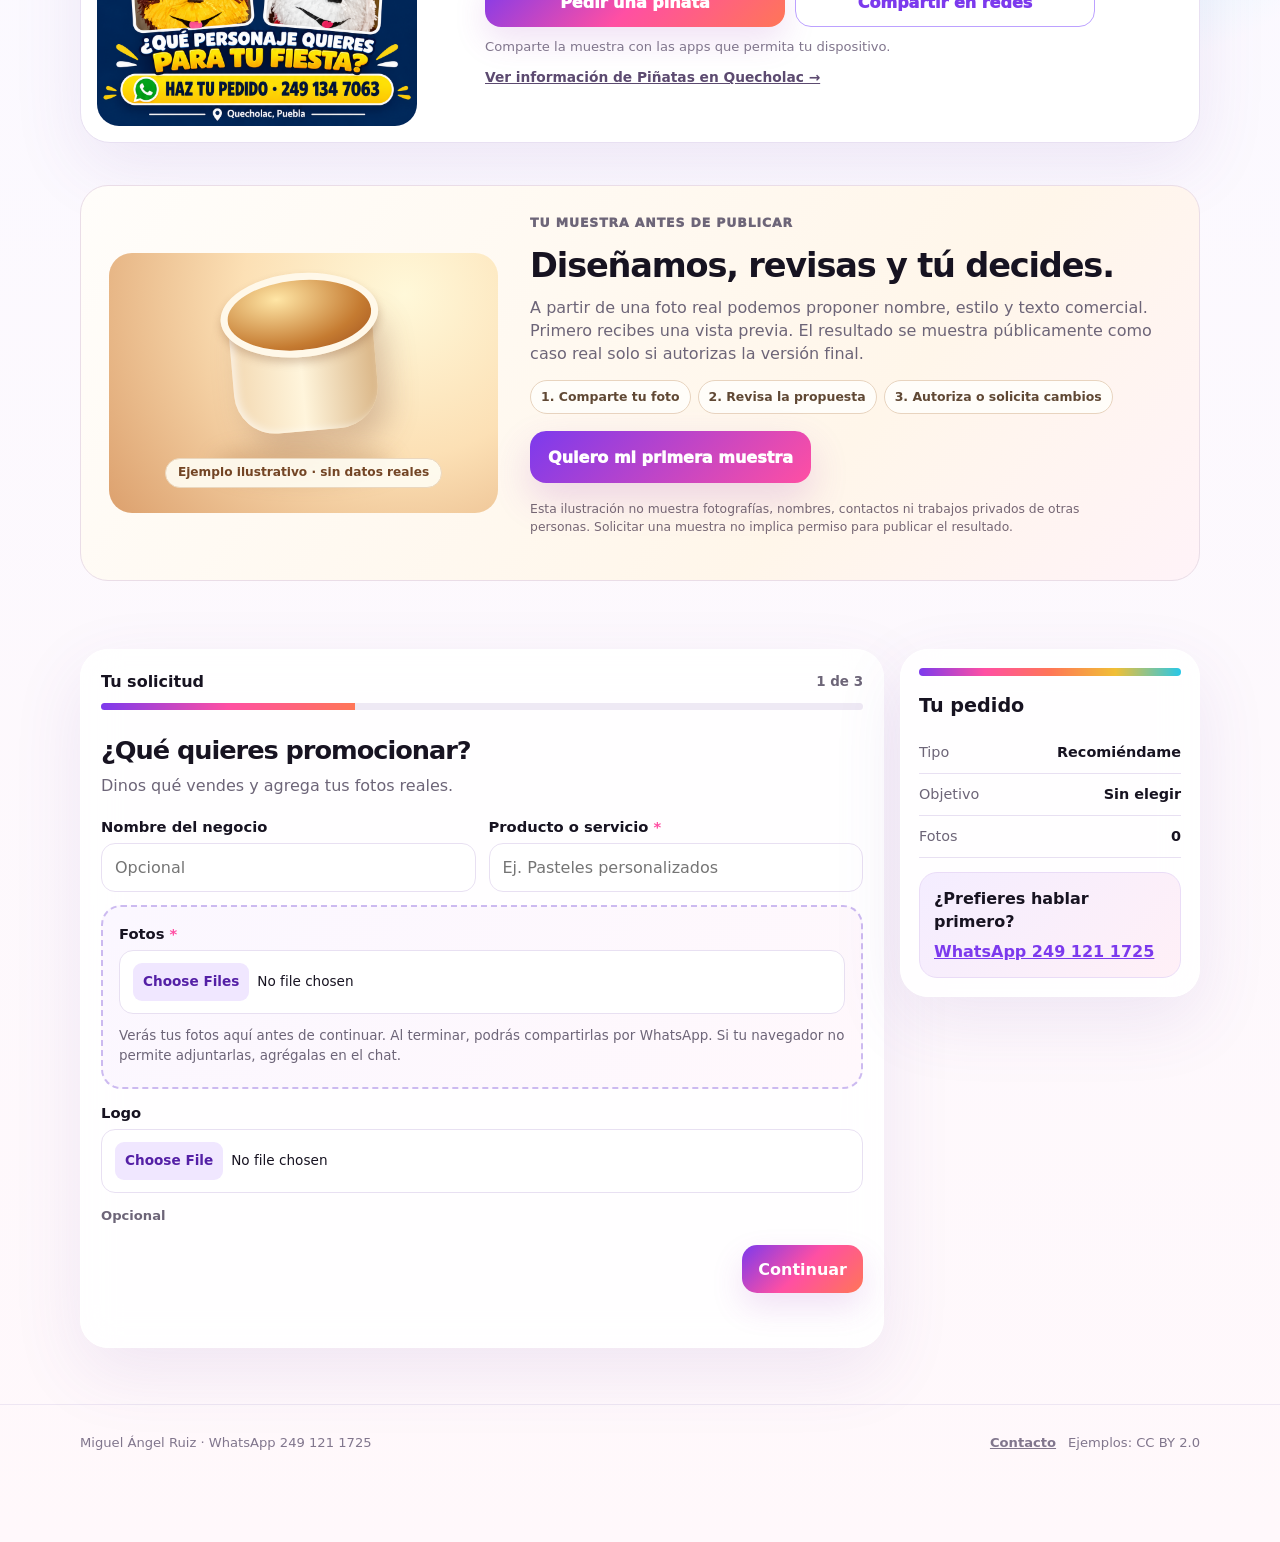
<file: pruebas.html>
<!doctype html>
<html lang="es-MX">
<head>
<meta charset="utf-8">
<meta name="viewport" content="width=device-width,initial-scale=1">
<meta name="robots" content="noindex,follow">
<meta http-equiv="refresh" content="0;url=https://miguelangelruizfull-ai.github.io/primer-pedido-gratis/">
<link rel="canonical" href="https://miguelangelruizfull-ai.github.io/primer-pedido-gratis/">
<title>Primer pedido gratis</title>
<script>location.replace("https://miguelangelruizfull-ai.github.io/primer-pedido-gratis/"+location.search+location.hash);</script>
</head>
<body>
<p>Esta página se movió a <a href="https://miguelangelruizfull-ai.github.io/primer-pedido-gratis/">Primer pedido gratis</a>.</p>
</body>
</html>
</file>
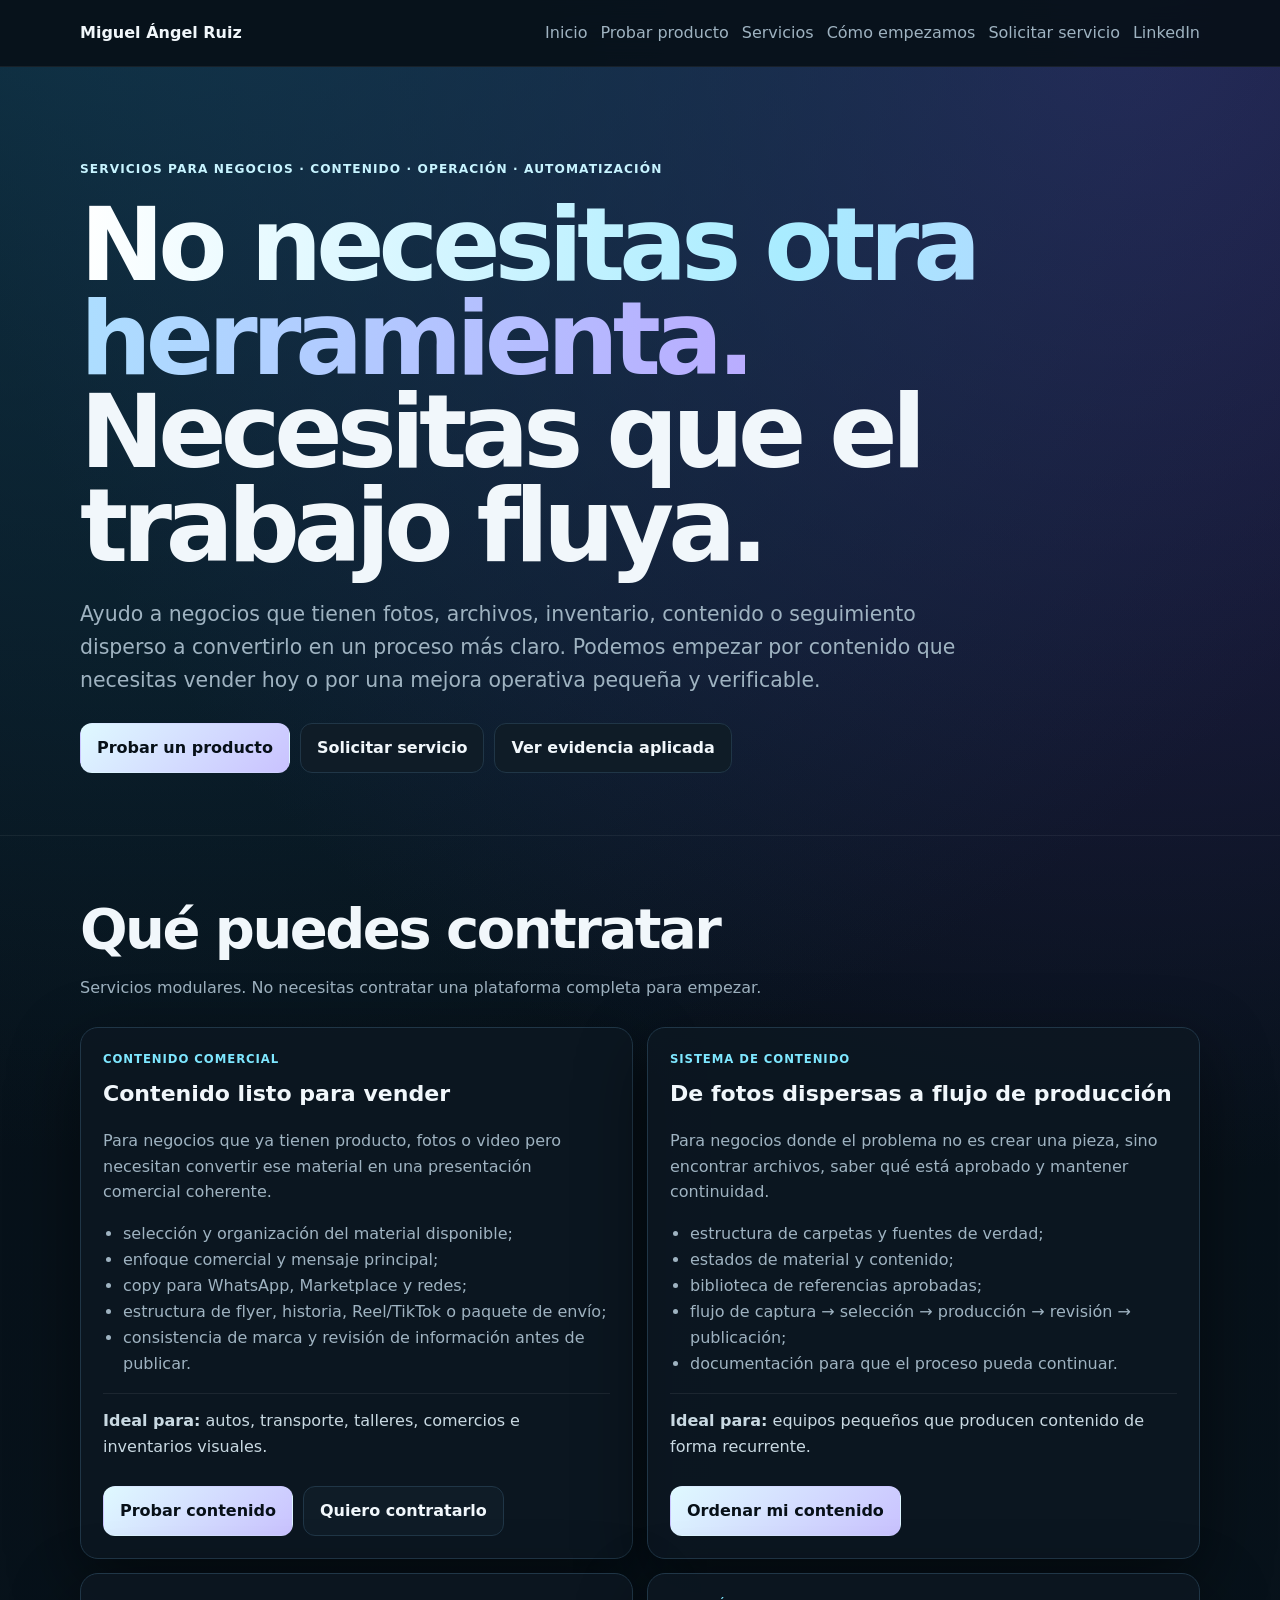
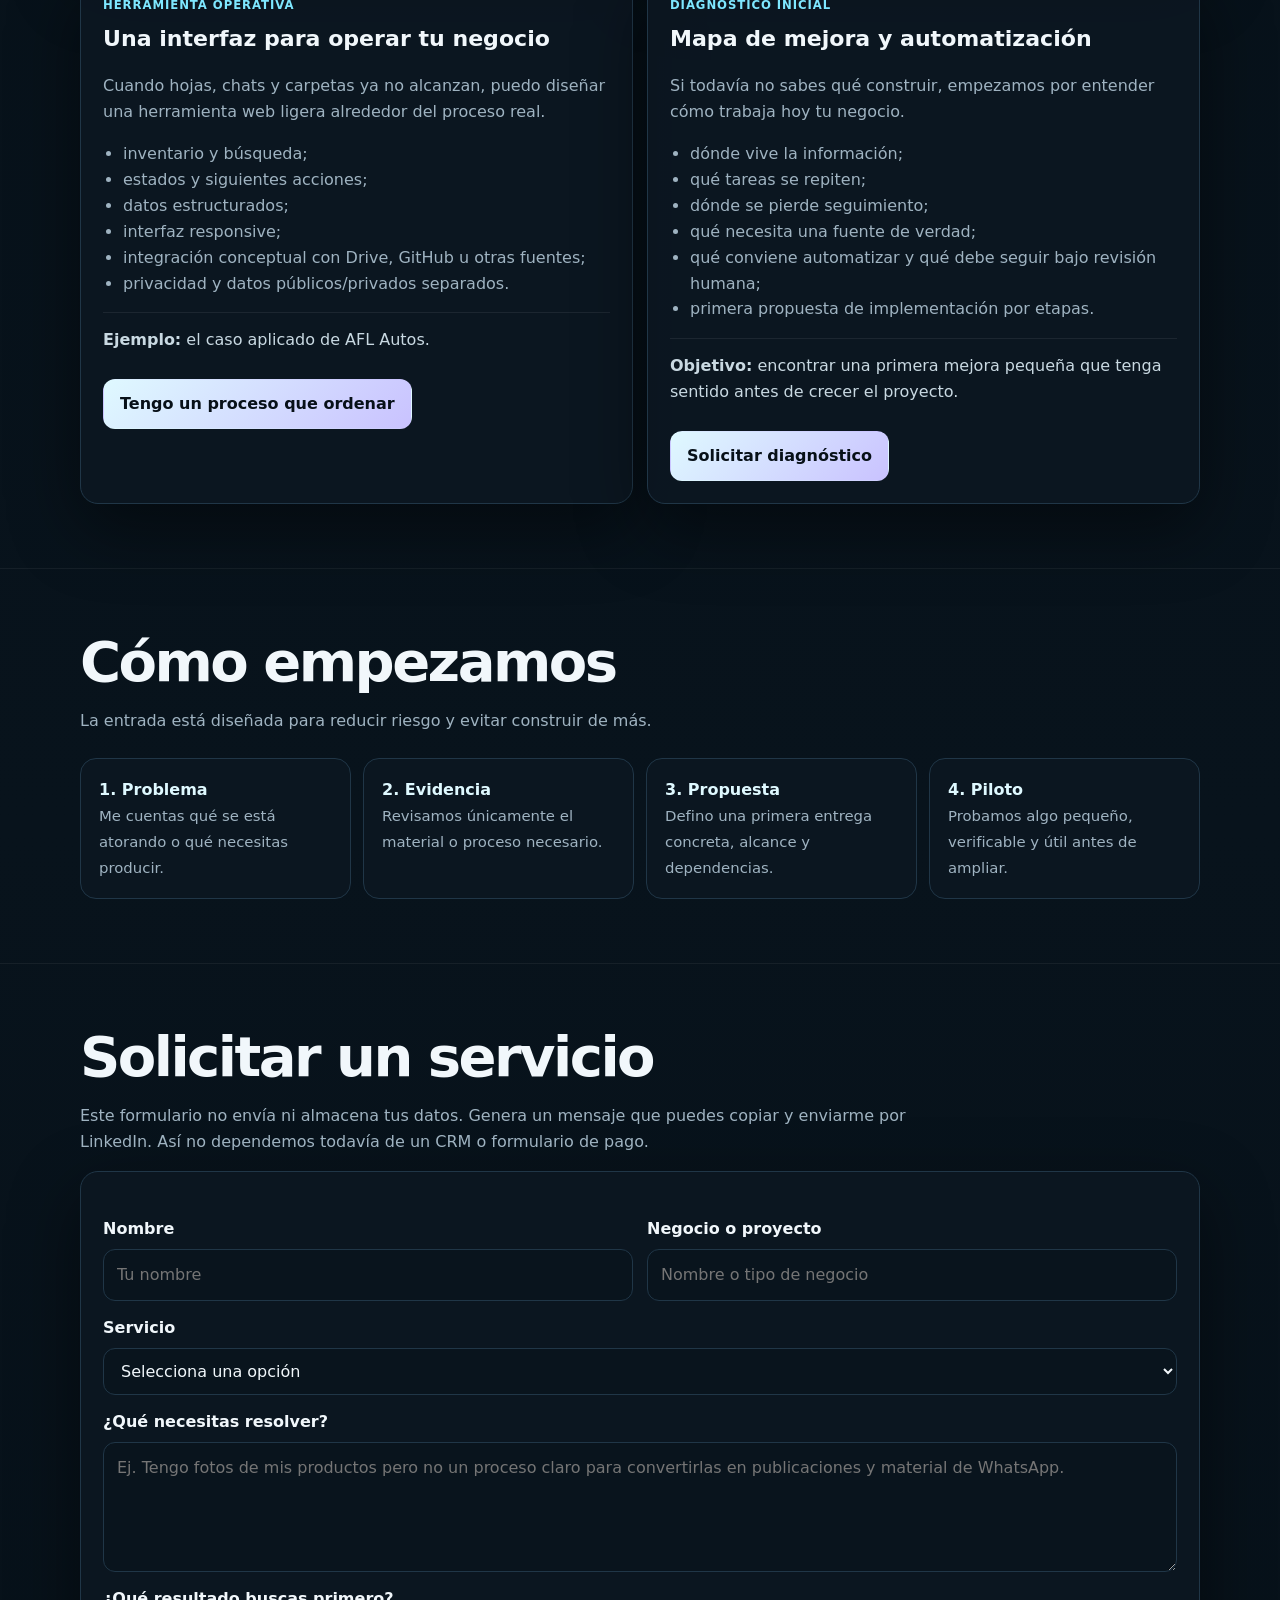
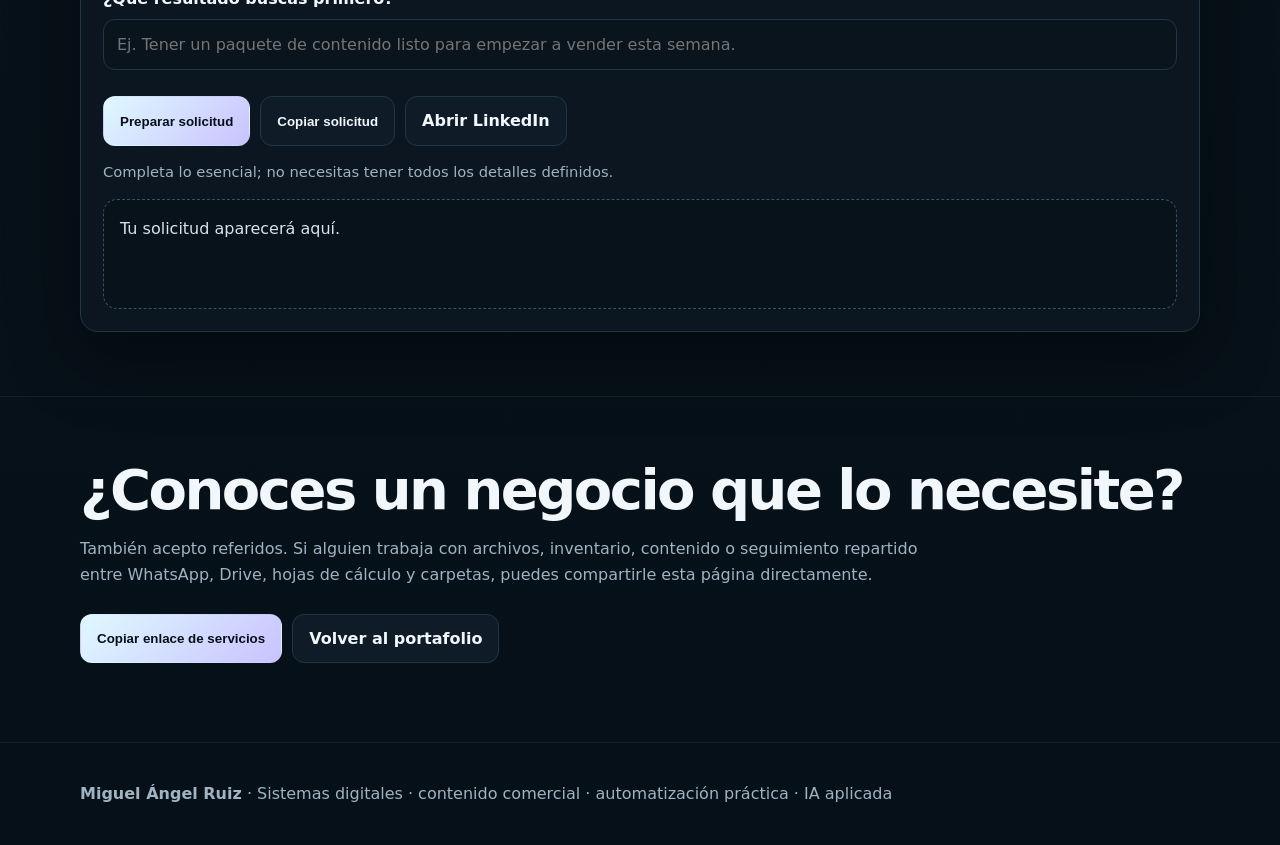
<file: servicios.html>
<!doctype html>
<html lang="es-MX">
<head>
<meta charset="utf-8">
<meta name="viewport" content="width=device-width,initial-scale=1">
<title>Servicios | Miguel Ángel Ruiz — Contenido, sistemas y automatización</title>
<meta name="description" content="Servicios para negocios: contenido comercial, sistemas de contenido, herramientas operativas y automatización práctica con IA. Solicita una revisión inicial.">
<meta name="robots" content="index,follow">
<link rel="canonical" href="https://miguelangelruizfull-ai.github.io/servicios.html">
<meta name="author" content="Miguel Ángel Ruiz">
<meta name="theme-color" content="#071018">
<meta property="og:type" content="website">
<meta property="og:locale" content="es_MX">
<meta property="og:title" content="Servicios | Miguel Ángel Ruiz">
<meta property="og:description" content="Contenido comercial, sistemas digitales y automatización práctica para negocios.">
<meta property="og:url" content="https://miguelangelruizfull-ai.github.io/servicios.html">
<script type="application/ld+json">
{
  "@context":"https://schema.org",
  "@type":"ProfessionalService",
  "name":"Miguel Ángel Ruiz — Servicios digitales",
  "url":"https://miguelangelruizfull-ai.github.io/servicios.html",
  "sameAs":[
    "https://github.com/miguelangelruizfull-ai",
    "https://www.linkedin.com/in/miguel-angel-ruiz-ramirez-8a5991370"
  ],
  "areaServed":"MX",
  "hasOfferCatalog":{
    "@type":"OfferCatalog",
    "name":"Servicios",
    "itemListElement":[
      {"@type":"Offer","itemOffered":{"@type":"Service","name":"Contenido comercial para vender"}},
      {"@type":"Offer","itemOffered":{"@type":"Service","name":"Sistema de contenido para negocio"}},
      {"@type":"Offer","itemOffered":{"@type":"Service","name":"Herramienta operativa ligera"}},
      {"@type":"Offer","itemOffered":{"@type":"Service","name":"Diagnóstico y mapa de automatización"}}
    ]
  }
}
</script>
<style>
:root{--bg:#071018;--p:#0d1822;--t:#f1f7fb;--m:#9fb3c1;--l:#203647;--a:#7ee7ff;--ok:#77e7b0;--max:1120px;--shadow:0 24px 70px #0007}
*{box-sizing:border-box}html{scroll-behavior:smooth}body{margin:0;background:radial-gradient(circle at 12% -10%,#123d54 0,transparent 34%),radial-gradient(circle at 88% 0,#2b245b 0,transparent 28%),linear-gradient(180deg,#061018,#08131c 60%,#061018);color:var(--t);font:16px/1.62 system-ui,-apple-system,Segoe UI,sans-serif}
.w{width:min(calc(100% - 32px),var(--max));margin:auto}.nav{position:sticky;top:0;z-index:20;background:#071018e8;backdrop-filter:blur(18px);border-bottom:1px solid #ffffff10}.navin{min-height:66px;display:flex;justify-content:space-between;align-items:center;gap:18px}.nav a{text-decoration:none;color:inherit}.links{display:flex;gap:13px;flex-wrap:wrap}.links a{color:var(--m);min-height:44px;display:inline-flex;align-items:center}
.hero{padding:88px 0 62px}.k{display:inline-block;color:#c7f4ff;font-weight:850;letter-spacing:.09em;text-transform:uppercase;font-size:.76rem}h1{font-size:clamp(3rem,8vw,6.3rem);line-height:.93;letter-spacing:-.06em;margin:18px 0 24px;max-width:1080px}.grad{background:linear-gradient(92deg,#fff,#a9ecff 45%,#b9acff);-webkit-background-clip:text;background-clip:text;color:transparent}.lead{color:var(--m);max-width:880px;font-size:clamp(1.05rem,2vw,1.28rem)}
.actions{display:flex;gap:10px;flex-wrap:wrap;margin-top:26px}.btn{min-height:44px;display:inline-flex;align-items:center;justify-content:center;padding:11px 16px;border:1px solid var(--l);border-radius:12px;text-decoration:none;font-weight:850;background:#0f1c27;color:var(--t);cursor:pointer}.btn.primary{background:linear-gradient(135deg,#dff9ff,#c9c2ff);color:#071018;border-color:transparent}
section{padding:64px 0;border-top:1px solid #ffffff0e}h2{font-size:clamp(2.05rem,4.5vw,3.5rem);letter-spacing:-.045em;line-height:1.05;margin:0 0 12px}.intro{color:var(--m);max-width:870px}.grid{display:grid;grid-template-columns:repeat(2,1fr);gap:14px;margin-top:26px}.card,.panel{background:#0c1721d9;border:1px solid var(--l);border-radius:18px;padding:22px;box-shadow:var(--shadow)}.card h3{font-size:1.38rem;margin:7px 0 9px}.eyebrow{font-size:.73rem;font-weight:900;letter-spacing:.08em;text-transform:uppercase;color:var(--a)}.mut{color:var(--m)}.card ul{padding-left:20px;color:var(--m)}.tag{display:inline-block;margin:4px 5px 0 0;border:1px solid var(--l);border-radius:999px;padding:4px 8px;font-size:.75rem;color:#cbd8e1}.fit{margin-top:14px;padding-top:14px;border-top:1px solid #ffffff12;color:#c9d9e2}
.process{display:grid;grid-template-columns:repeat(4,1fr);gap:12px;margin-top:24px}.step{background:#0c1721d9;border:1px solid var(--l);border-radius:16px;padding:18px}.step b{display:block;color:#dff9ff}.step span{color:var(--m);font-size:.93rem}
.formgrid{display:grid;grid-template-columns:1fr 1fr;gap:14px;margin-top:22px}.field{display:grid;gap:7px}.field.full{grid-column:1/-1}label{font-weight:780}input,select,textarea{width:100%;background:#09141d;color:var(--t);border:1px solid var(--l);border-radius:12px;padding:12px 13px;font:inherit}textarea{min-height:130px;resize:vertical}.preview{white-space:pre-wrap;background:#08121a;border:1px dashed #345269;border-radius:14px;padding:16px;color:#d7e3ea;min-height:110px}.note{margin-top:14px;color:var(--m);font-size:.92rem}.ok{color:var(--ok);font-weight:800}
footer{padding:38px 0;color:var(--m);border-top:1px solid #ffffff0e}a:focus-visible,button:focus-visible,input:focus-visible,select:focus-visible,textarea:focus-visible{outline:3px solid var(--a);outline-offset:3px}
@media(max-width:820px){.grid,.process,.formgrid{grid-template-columns:1fr}.field.full{grid-column:auto}.navin{align-items:flex-start;flex-direction:column;padding:11px 0}.links{width:100%;overflow-x:auto;white-space:nowrap;padding-bottom:5px}}
</style>
</head>
<body>
<nav class="nav" aria-label="Navegación principal"><div class="w navin"><a href="/"><b>Miguel Ángel Ruiz</b></a><div class="links"><a href="/">Inicio</a><a href="probar.html">Probar producto</a><a href="#servicios">Servicios</a><a href="#proceso">Cómo empezamos</a><a href="#solicitar">Solicitar servicio</a><a href="https://www.linkedin.com/in/miguel-angel-ruiz-ramirez-8a5991370" target="_blank" rel="me noopener noreferrer">LinkedIn</a></div></div></nav>
<main>
<header class="hero"><div class="w">
<div class="k">Servicios para negocios · contenido · operación · automatización</div>
<h1><span class="grad">No necesitas otra herramienta.</span><br>Necesitas que el trabajo fluya.</h1>
<p class="lead">Ayudo a negocios que tienen fotos, archivos, inventario, contenido o seguimiento disperso a convertirlo en un proceso más claro. Podemos empezar por contenido que necesitas vender hoy o por una mejora operativa pequeña y verificable.</p>
<div class="actions"><a class="btn primary" href="probar.html">Probar un producto</a><a class="btn" href="#solicitar">Solicitar servicio</a><a class="btn" href="/casos/afl-autos/" target="_blank" rel="noopener noreferrer">Ver evidencia aplicada</a></div>
</div></header>

<section id="servicios"><div class="w">
<h2>Qué puedes contratar</h2>
<p class="intro">Servicios modulares. No necesitas contratar una plataforma completa para empezar.</p>
<div class="grid">
<article class="card">
<div class="eyebrow">Contenido comercial</div>
<h3>Contenido listo para vender</h3>
<p class="mut">Para negocios que ya tienen producto, fotos o video pero necesitan convertir ese material en una presentación comercial coherente.</p>
<ul><li>selección y organización del material disponible;</li><li>enfoque comercial y mensaje principal;</li><li>copy para WhatsApp, Marketplace y redes;</li><li>estructura de flyer, historia, Reel/TikTok o paquete de envío;</li><li>consistencia de marca y revisión de información antes de publicar.</li></ul>
<div class="fit"><strong>Ideal para:</strong> autos, transporte, talleres, comercios e inventarios visuales.</div>
<div class="actions"><a class="btn primary" href="probar.html">Probar contenido</a><a class="btn" href="#solicitar" data-service="Contenido listo para vender">Quiero contratarlo</a></div>
</article>

<article class="card">
<div class="eyebrow">Sistema de contenido</div>
<h3>De fotos dispersas a flujo de producción</h3>
<p class="mut">Para negocios donde el problema no es crear una pieza, sino encontrar archivos, saber qué está aprobado y mantener continuidad.</p>
<ul><li>estructura de carpetas y fuentes de verdad;</li><li>estados de material y contenido;</li><li>biblioteca de referencias aprobadas;</li><li>flujo de captura → selección → producción → revisión → publicación;</li><li>documentación para que el proceso pueda continuar.</li></ul>
<div class="fit"><strong>Ideal para:</strong> equipos pequeños que producen contenido de forma recurrente.</div>
<div class="actions"><a class="btn primary" href="#solicitar" data-service="Sistema de contenido">Ordenar mi contenido</a></div>
</article>

<article class="card">
<div class="eyebrow">Herramienta operativa</div>
<h3>Una interfaz para operar tu negocio</h3>
<p class="mut">Cuando hojas, chats y carpetas ya no alcanzan, puedo diseñar una herramienta web ligera alrededor del proceso real.</p>
<ul><li>inventario y búsqueda;</li><li>estados y siguientes acciones;</li><li>datos estructurados;</li><li>interfaz responsive;</li><li>integración conceptual con Drive, GitHub u otras fuentes;</li><li>privacidad y datos públicos/privados separados.</li></ul>
<div class="fit"><strong>Ejemplo:</strong> el caso aplicado de AFL Autos.</div>
<div class="actions"><a class="btn primary" href="#solicitar" data-service="Herramienta operativa">Tengo un proceso que ordenar</a></div>
</article>

<article class="card">
<div class="eyebrow">Diagnóstico inicial</div>
<h3>Mapa de mejora y automatización</h3>
<p class="mut">Si todavía no sabes qué construir, empezamos por entender cómo trabaja hoy tu negocio.</p>
<ul><li>dónde vive la información;</li><li>qué tareas se repiten;</li><li>dónde se pierde seguimiento;</li><li>qué necesita una fuente de verdad;</li><li>qué conviene automatizar y qué debe seguir bajo revisión humana;</li><li>primera propuesta de implementación por etapas.</li></ul>
<div class="fit"><strong>Objetivo:</strong> encontrar una primera mejora pequeña que tenga sentido antes de crecer el proyecto.</div>
<div class="actions"><a class="btn primary" href="#solicitar" data-service="Diagnóstico y mapa de automatización">Solicitar diagnóstico</a></div>
</article>
</div>
</div></section>

<section id="proceso"><div class="w">
<h2>Cómo empezamos</h2>
<p class="intro">La entrada está diseñada para reducir riesgo y evitar construir de más.</p>
<div class="process">
<div class="step"><b>1. Problema</b><span>Me cuentas qué se está atorando o qué necesitas producir.</span></div>
<div class="step"><b>2. Evidencia</b><span>Revisamos únicamente el material o proceso necesario.</span></div>
<div class="step"><b>3. Propuesta</b><span>Defino una primera entrega concreta, alcance y dependencias.</span></div>
<div class="step"><b>4. Piloto</b><span>Probamos algo pequeño, verificable y útil antes de ampliar.</span></div>
</div>
</div></section>

<section id="solicitar"><div class="w">
<h2>Solicitar un servicio</h2>
<p class="intro">Este formulario no envía ni almacena tus datos. Genera un mensaje que puedes copiar y enviarme por LinkedIn. Así no dependemos todavía de un CRM o formulario de pago.</p>
<div class="panel">
<div class="formgrid">
<div class="field"><label for="name">Nombre</label><input id="name" autocomplete="name" placeholder="Tu nombre"></div>
<div class="field"><label for="business">Negocio o proyecto</label><input id="business" placeholder="Nombre o tipo de negocio"></div>
<div class="field full"><label for="service">Servicio</label><select id="service"><option value="">Selecciona una opción</option><option>Contenido listo para vender</option><option>Sistema de contenido</option><option>Herramienta operativa</option><option>Diagnóstico y mapa de automatización</option><option>No estoy seguro; necesito orientación</option></select></div>
<div class="field full"><label for="need">¿Qué necesitas resolver?</label><textarea id="need" placeholder="Ej. Tengo fotos de mis productos pero no un proceso claro para convertirlas en publicaciones y material de WhatsApp."></textarea></div>
<div class="field full"><label for="goal">¿Qué resultado buscas primero?</label><input id="goal" placeholder="Ej. Tener un paquete de contenido listo para empezar a vender esta semana."></div>
</div>
<div class="actions"><button class="btn primary" id="prepare" type="button">Preparar solicitud</button><button class="btn" id="copy" type="button">Copiar solicitud</button><a class="btn" href="https://www.linkedin.com/in/miguel-angel-ruiz-ramirez-8a5991370" target="_blank" rel="me noopener noreferrer">Abrir LinkedIn</a></div>
<p id="status" class="note" aria-live="polite">Completa lo esencial; no necesitas tener todos los detalles definidos.</p>
<div id="preview" class="preview" aria-label="Vista previa de solicitud">Tu solicitud aparecerá aquí.</div>
</div>
</div></section>

<section><div class="w">
<h2>¿Conoces un negocio que lo necesite?</h2>
<p class="intro">También acepto referidos. Si alguien trabaja con archivos, inventario, contenido o seguimiento repartido entre WhatsApp, Drive, hojas de cálculo y carpetas, puedes compartirle esta página directamente.</p>
<div class="actions"><button class="btn primary" id="copyLink" type="button">Copiar enlace de servicios</button><a class="btn" href="/">Volver al portafolio</a></div>
<p id="linkStatus" class="note" aria-live="polite"></p>
</div></section>
</main>
<footer><div class="w"><b>Miguel Ángel Ruiz</b> · Sistemas digitales · contenido comercial · automatización práctica · IA aplicada</div></footer>
<script>
const service = document.getElementById("service");
document.querySelectorAll("[data-service]").forEach(function(a){
  a.addEventListener("click", function(){ service.value = a.dataset.service || ""; });
});
function buildMessage(){
  const name=document.getElementById("name").value.trim();
  const business=document.getElementById("business").value.trim();
  const need=document.getElementById("need").value.trim();
  const goal=document.getElementById("goal").value.trim();
  const selected=service.value.trim();
  return [
    "Hola Miguel, vi tu página de servicios y quiero revisar un proyecto.",
    "",
    "Nombre: "+(name||"Por definir"),
    "Negocio/proyecto: "+(business||"Por definir"),
    "Servicio: "+(selected||"Necesito orientación"),
    "Necesidad principal: "+(need||"Por definir"),
    "Primer resultado que busco: "+(goal||"Por definir"),
    "",
    "Me gustaría saber cuál sería el siguiente paso."
  ].join("\n");
}
document.getElementById("prepare").addEventListener("click",function(){
  document.getElementById("preview").textContent=buildMessage();
  document.getElementById("status").innerHTML='<span class="ok">Solicitud preparada.</span> Cópiala y envíala por LinkedIn.';
});
document.getElementById("copy").addEventListener("click",async function(){
  const msg=buildMessage(); document.getElementById("preview").textContent=msg;
  try{await navigator.clipboard.writeText(msg);document.getElementById("status").innerHTML='<span class="ok">Solicitud copiada.</span> Ahora puedes abrir LinkedIn y pegarla.';}
  catch(e){document.getElementById("status").textContent="No pude copiar automáticamente. Selecciona el texto de la vista previa y cópialo manualmente.";}
});
document.getElementById("copyLink").addEventListener("click",async function(){
  const url="https://miguelangelruizfull-ai.github.io/servicios.html";
  try{await navigator.clipboard.writeText(url);document.getElementById("linkStatus").innerHTML='<span class="ok">Enlace copiado.</span> Ya puedes compartirlo como referido.';}
  catch(e){document.getElementById("linkStatus").textContent=url;}
});
</script>
</body>
</html>
</file>
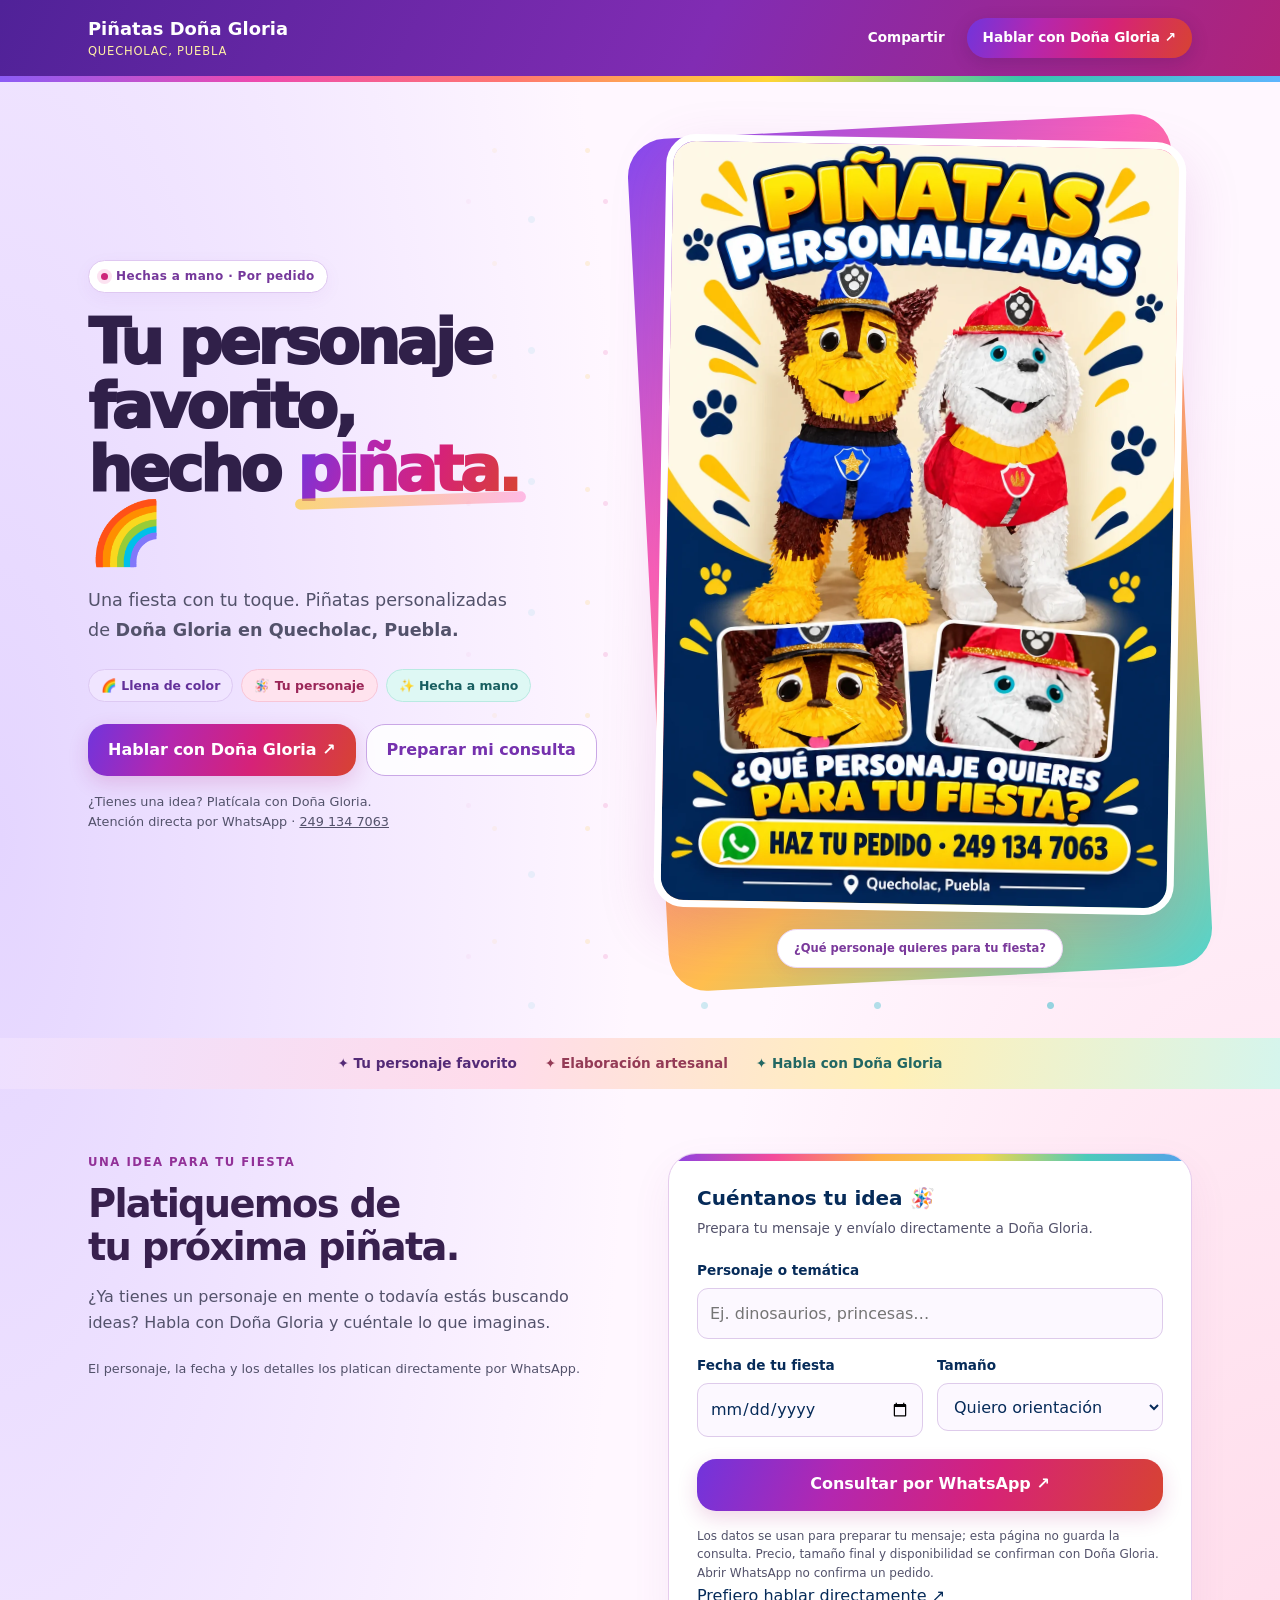
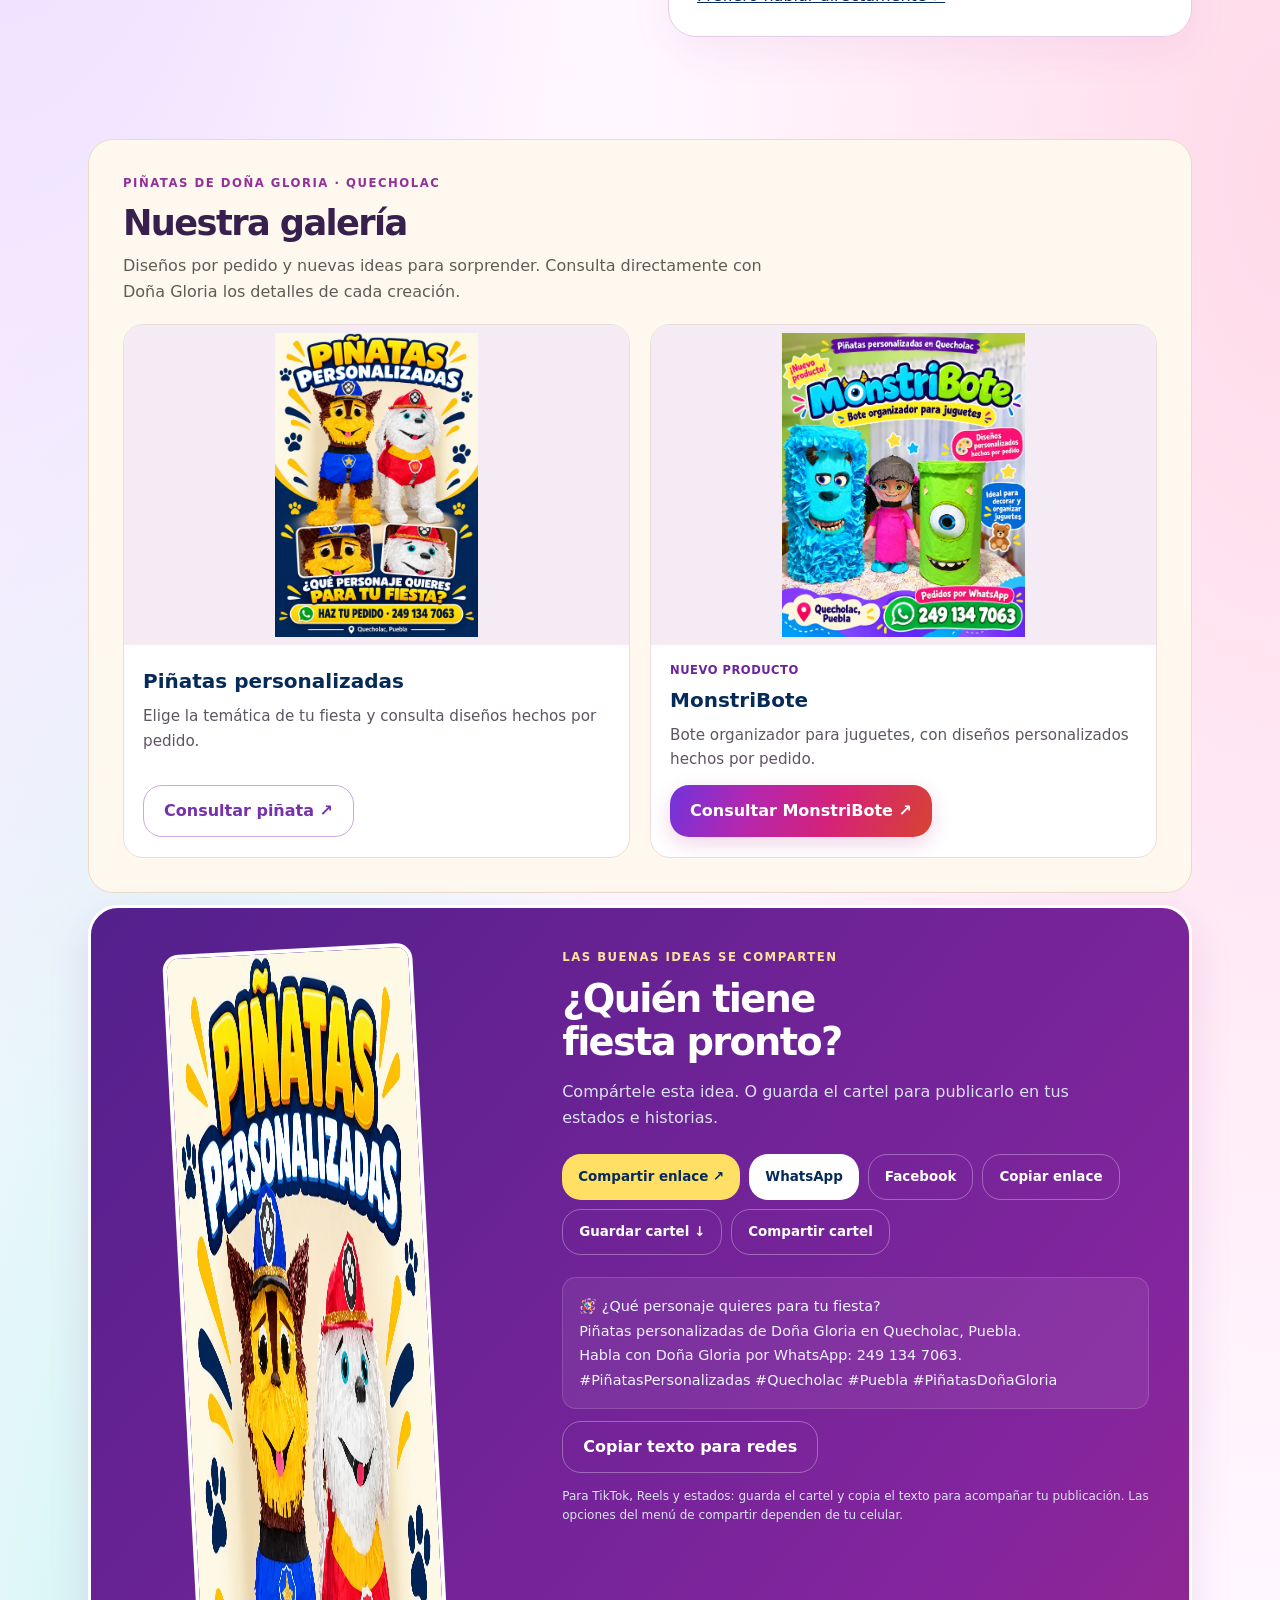
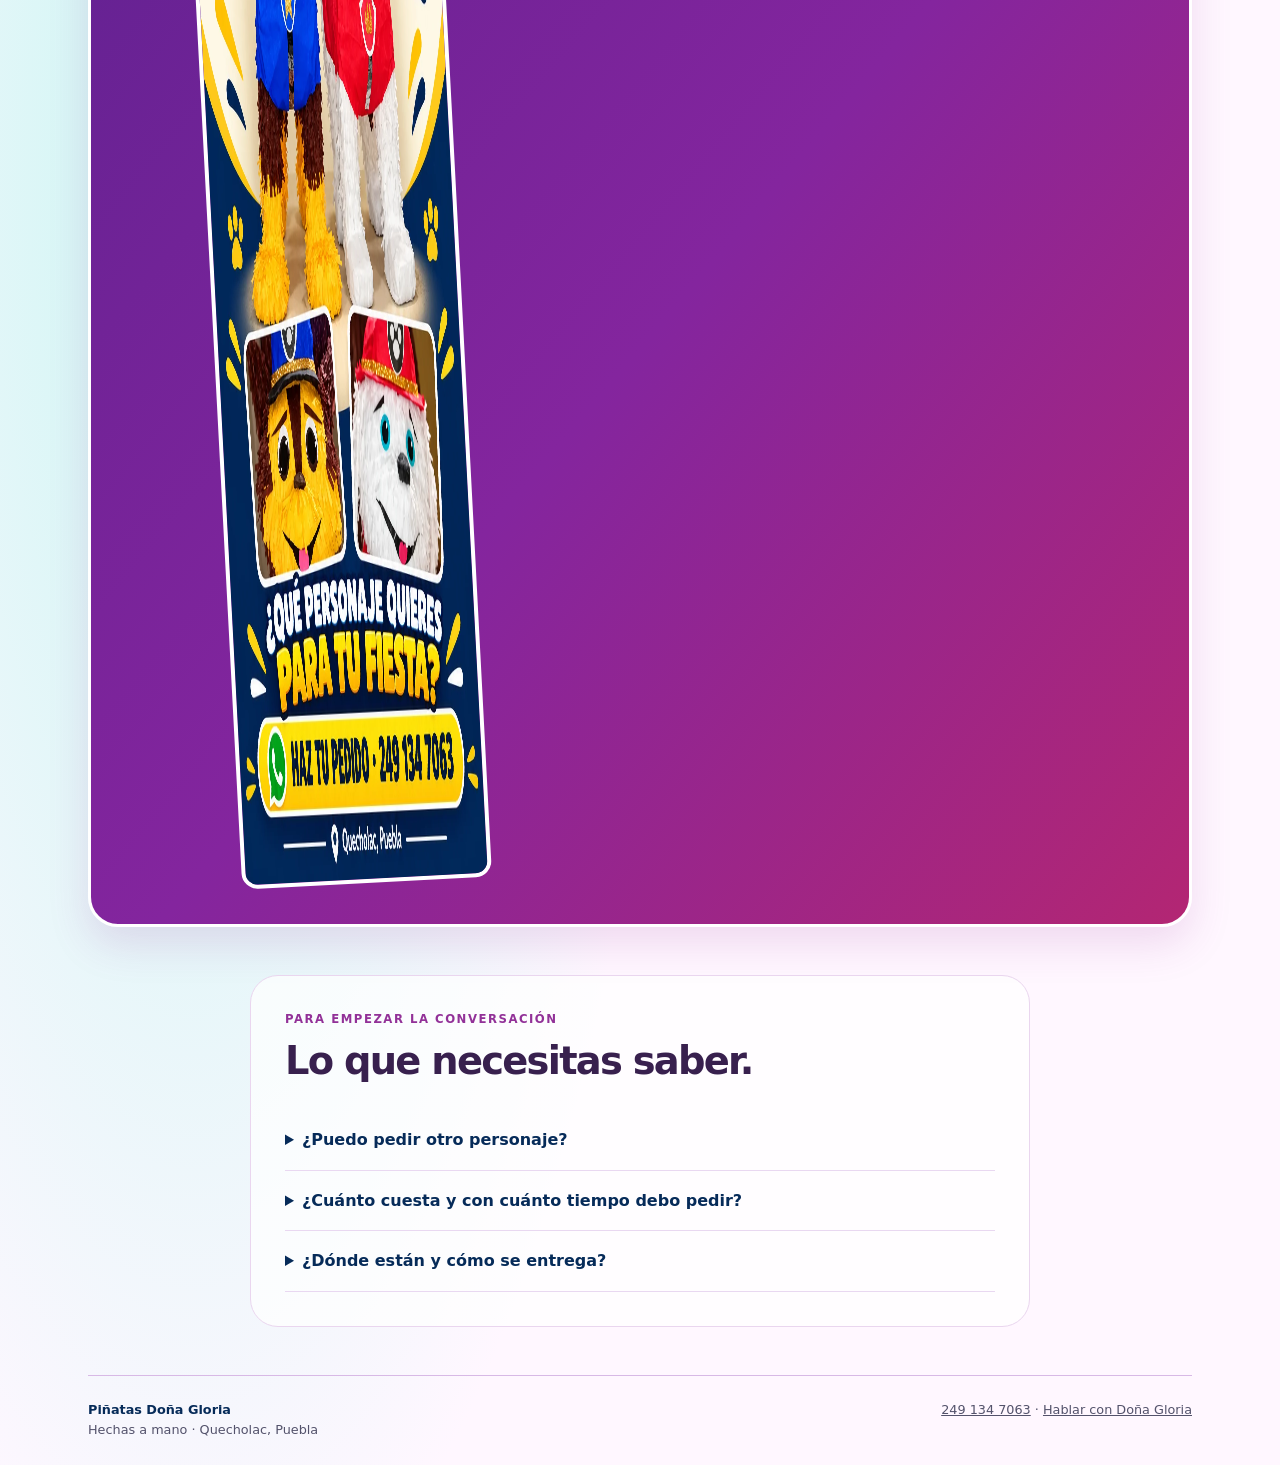
<file: trabajos/pinatas-personalizadas-quecholac.html>
<!doctype html><html lang="es-MX"><head><meta charset="utf-8"><meta name="viewport" content="width=device-width,initial-scale=1"><meta name="robots" content="noindex,follow"><meta http-equiv="refresh" content="0;url=/negocios/pinatas-personalizadas-quecholac/"><link rel="canonical" href="https://miguelangelruizfull-ai.github.io/negocios/pinatas-personalizadas-quecholac/"><title>Piñatas de Doña Gloria</title></head><body><p><a href="/negocios/pinatas-personalizadas-quecholac/">Ver piñatas personalizadas de Doña Gloria</a></p></body></html>
</file>
